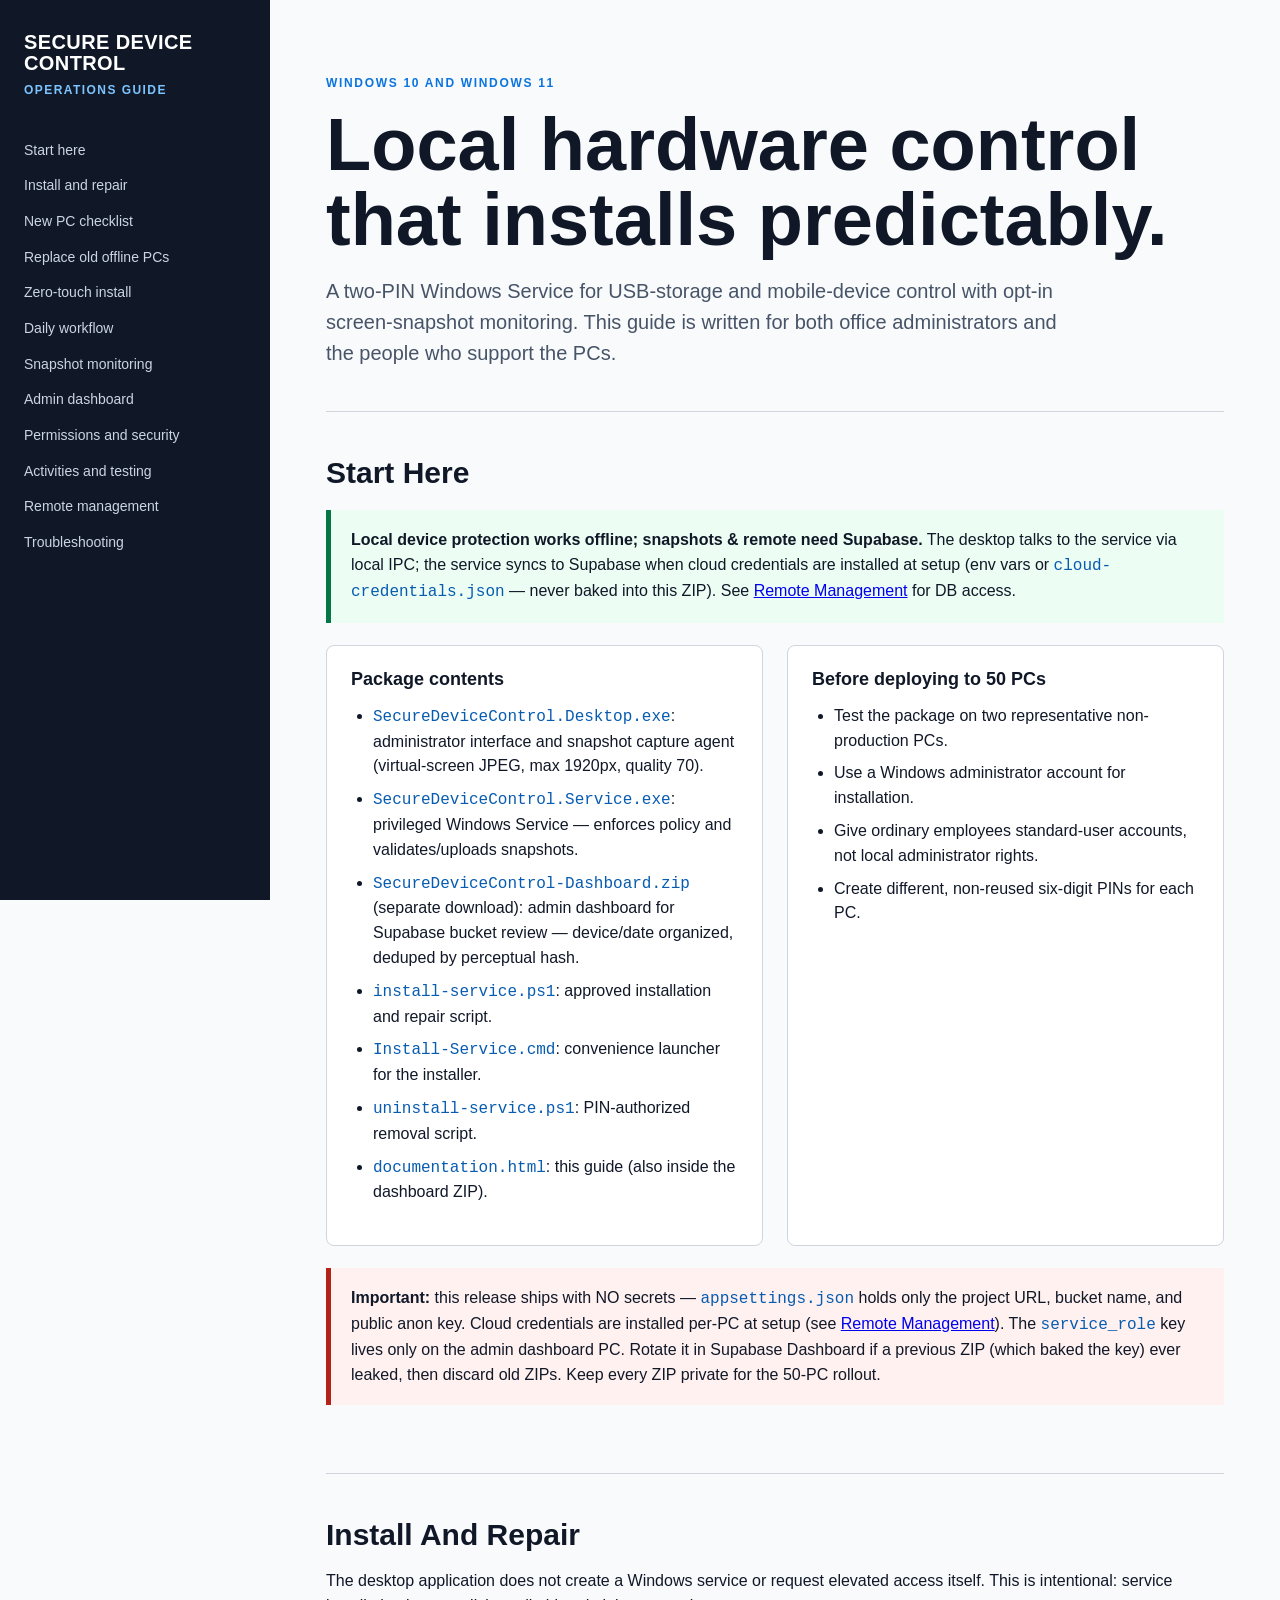
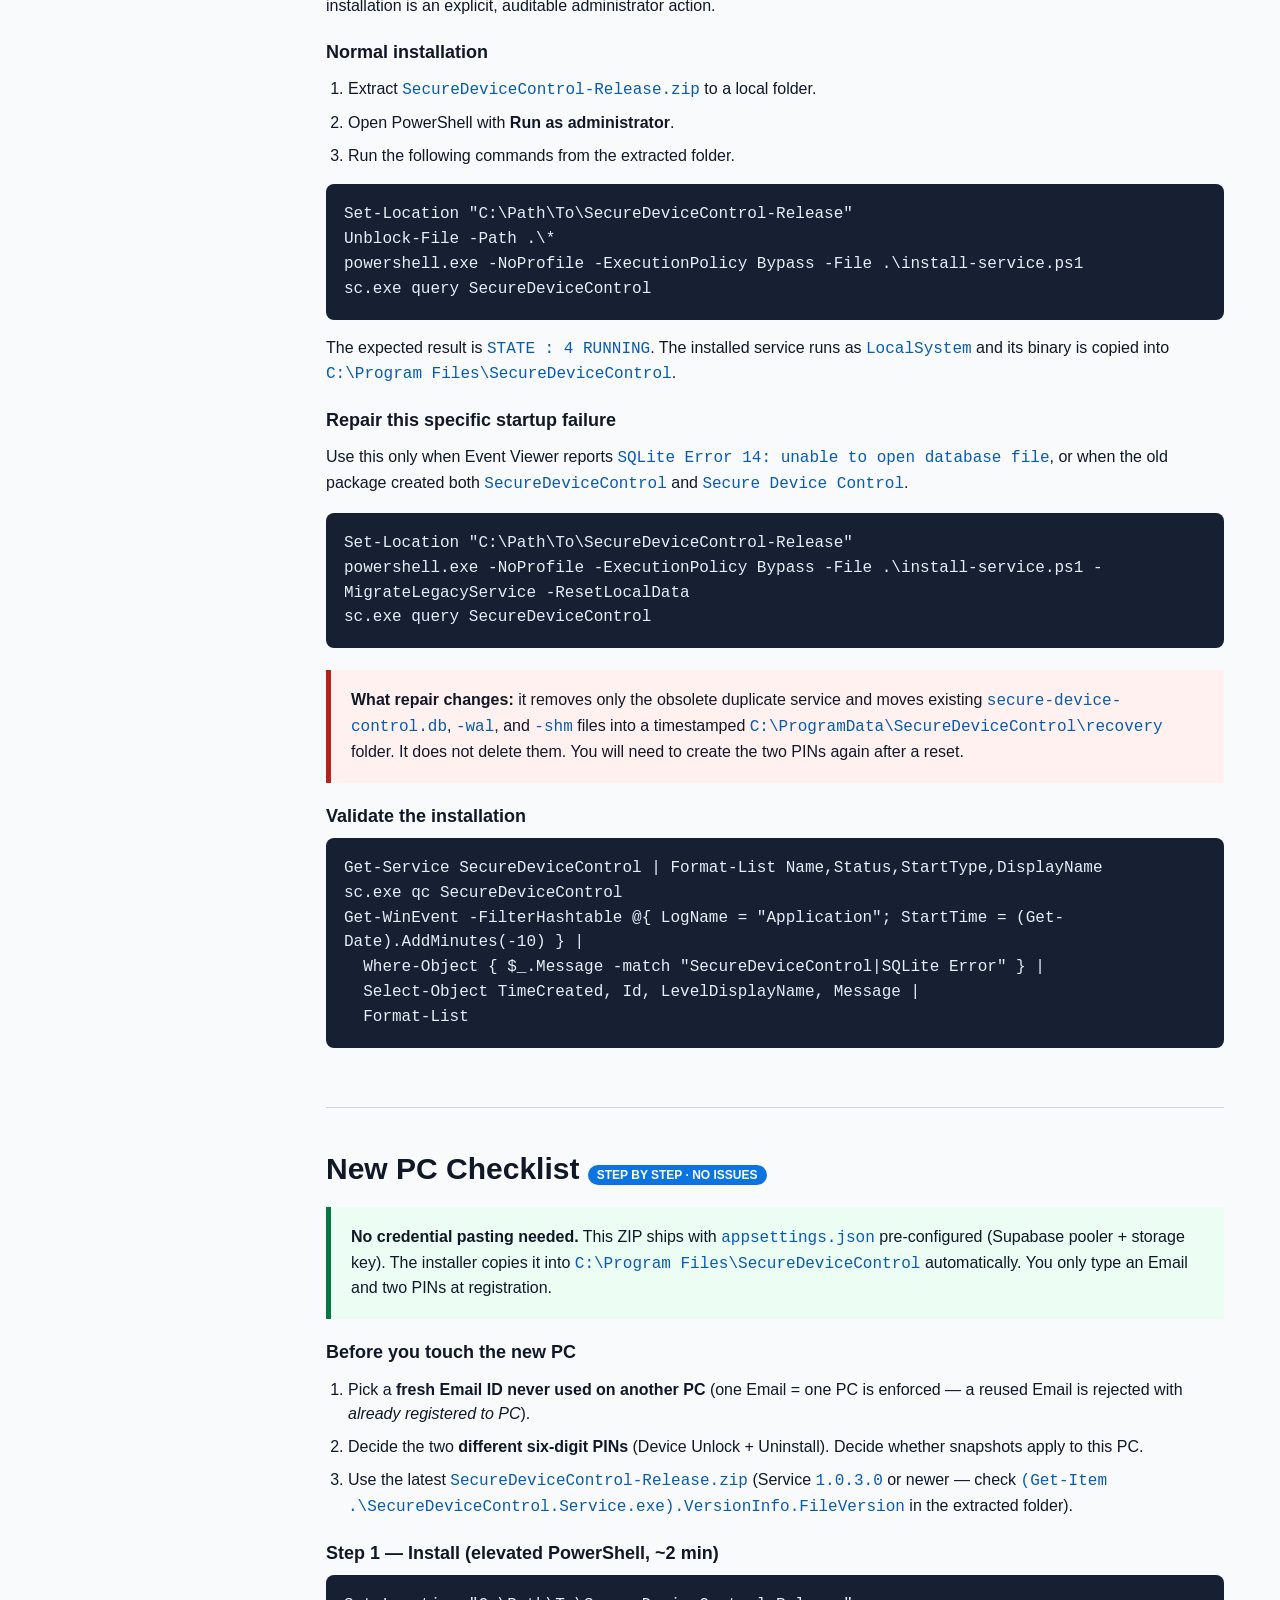
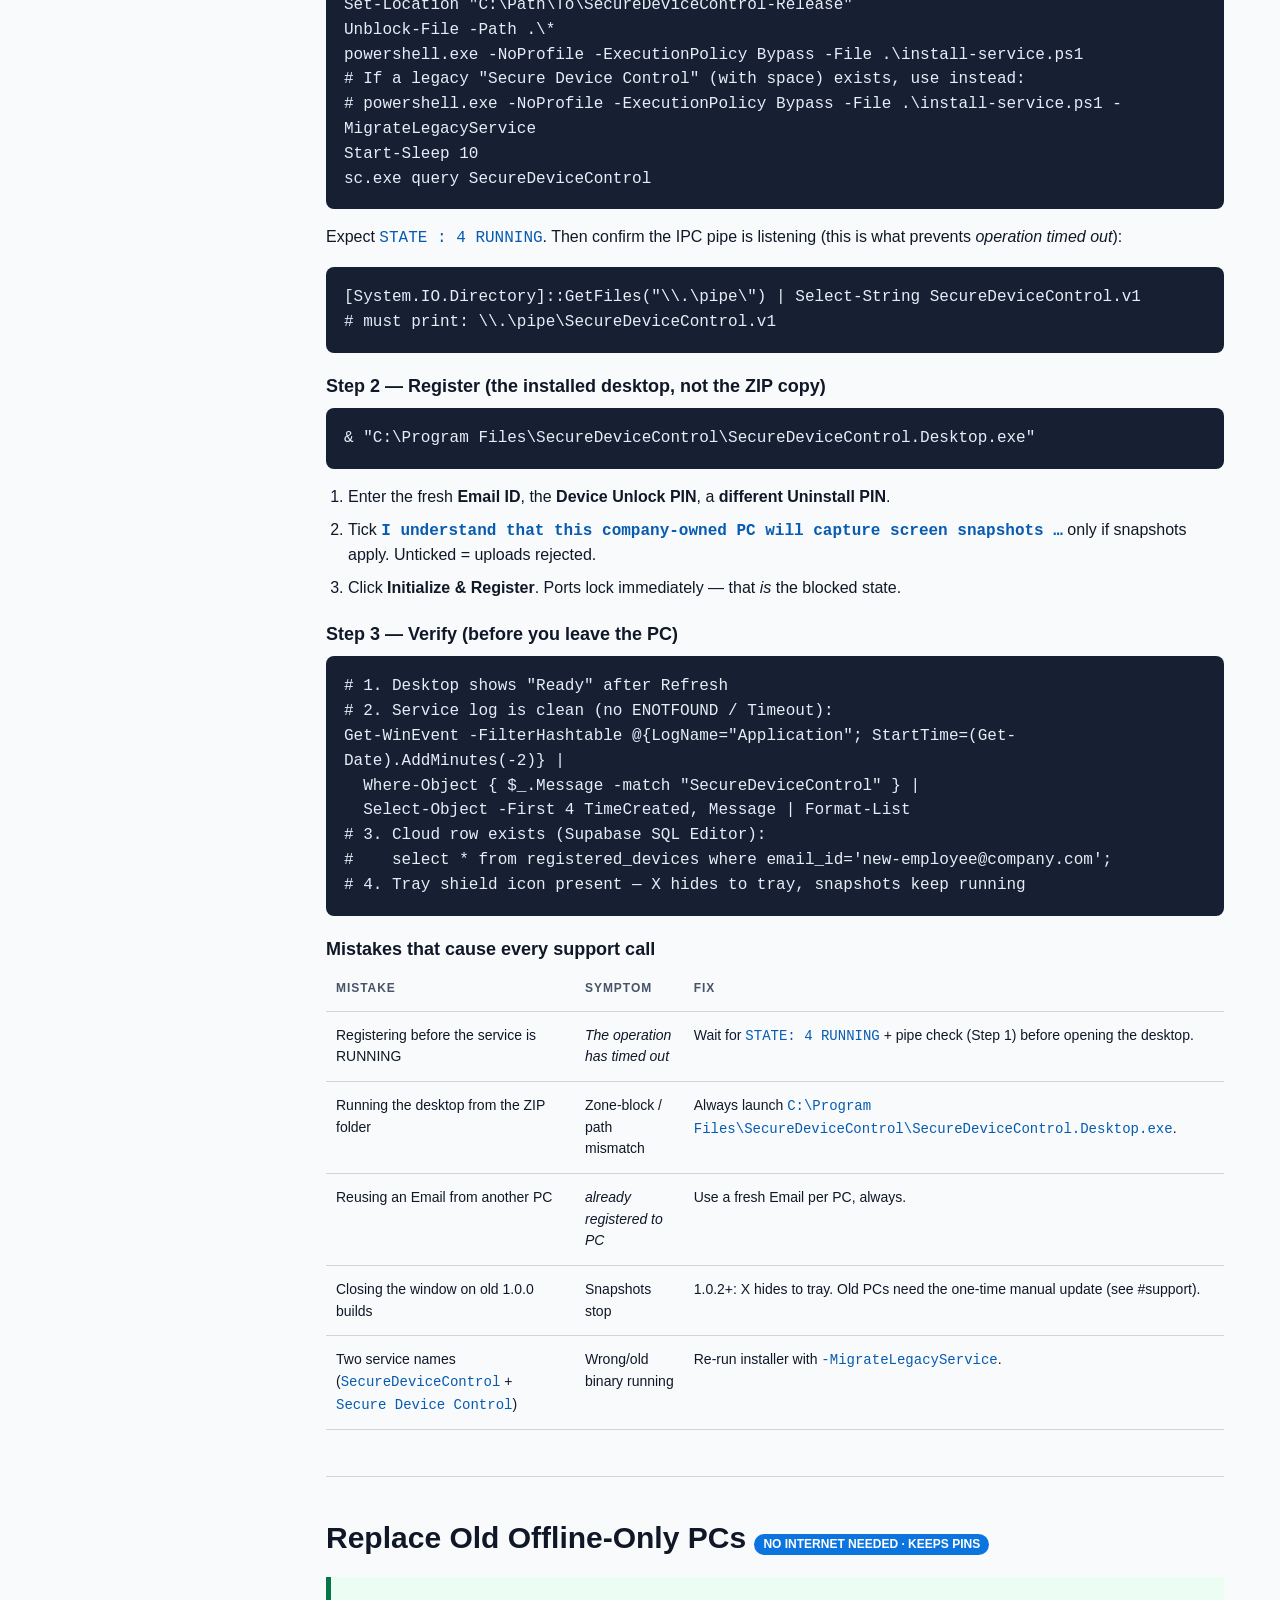
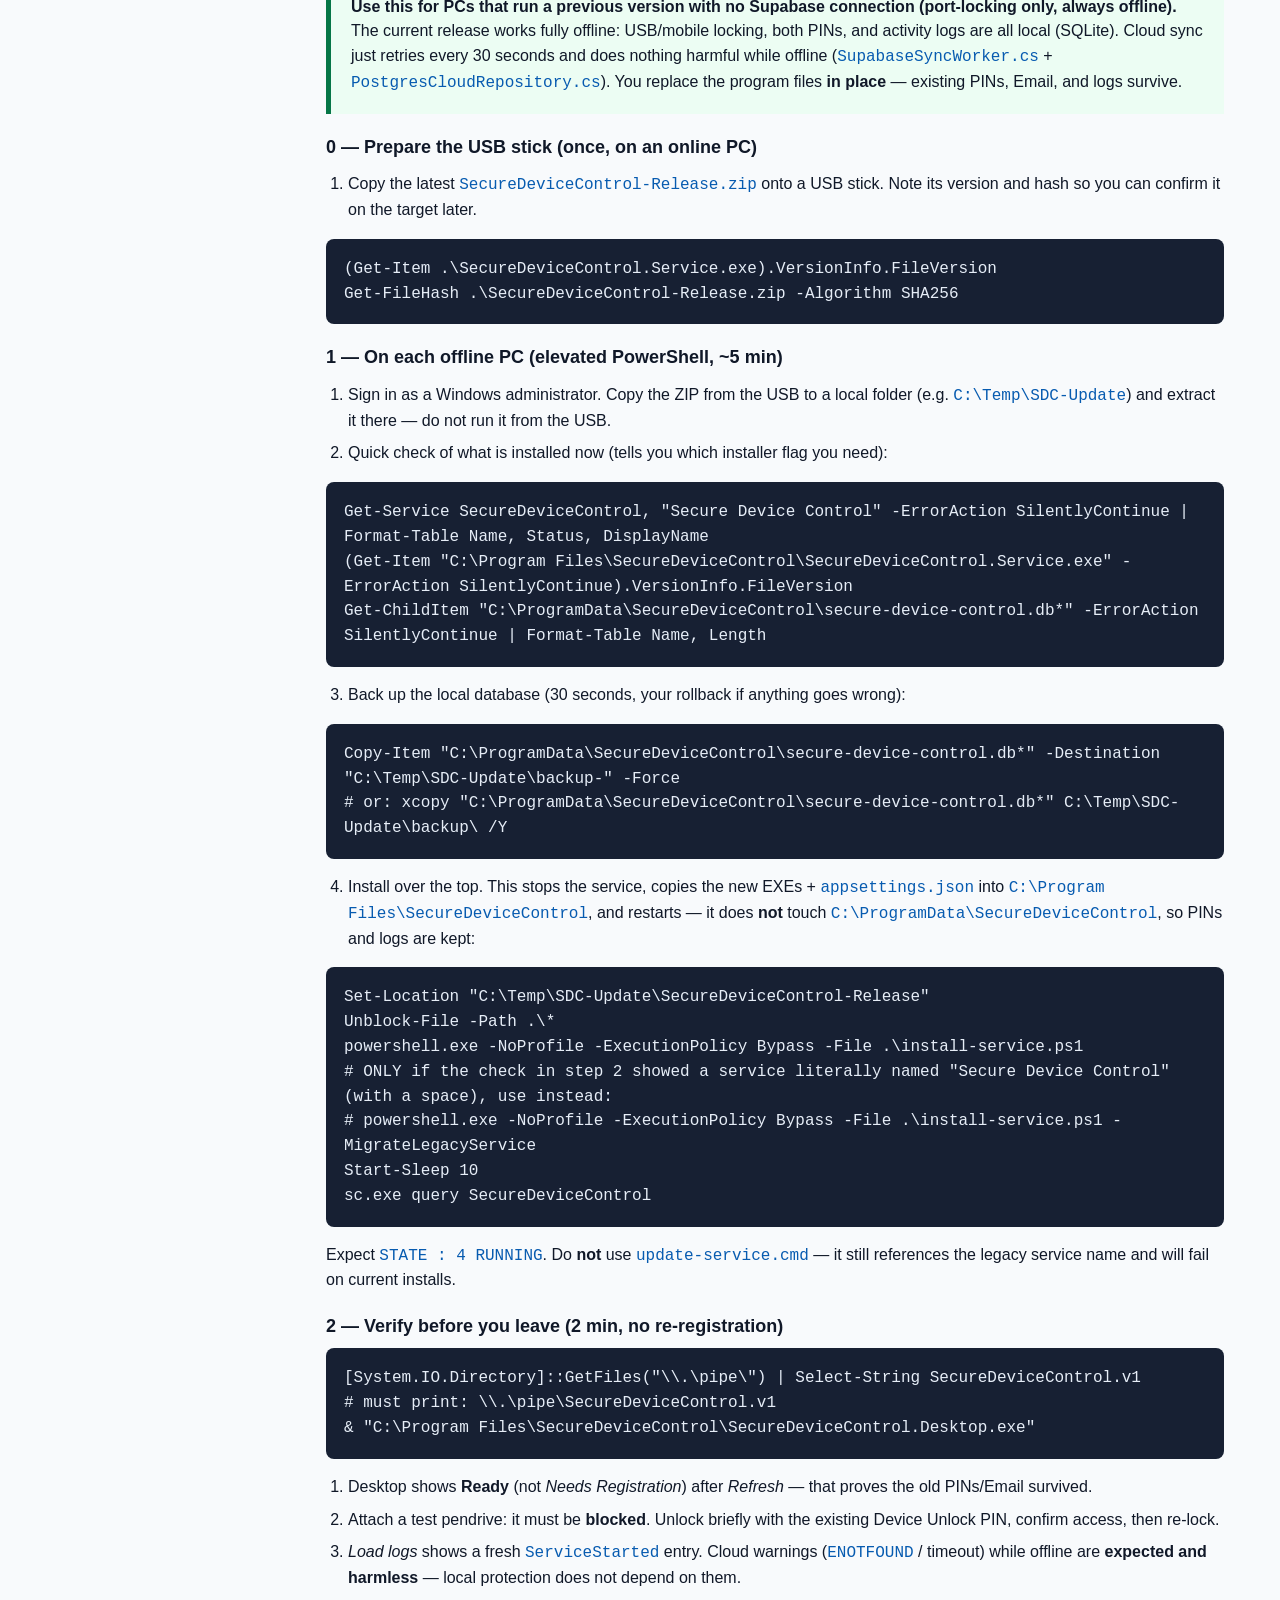
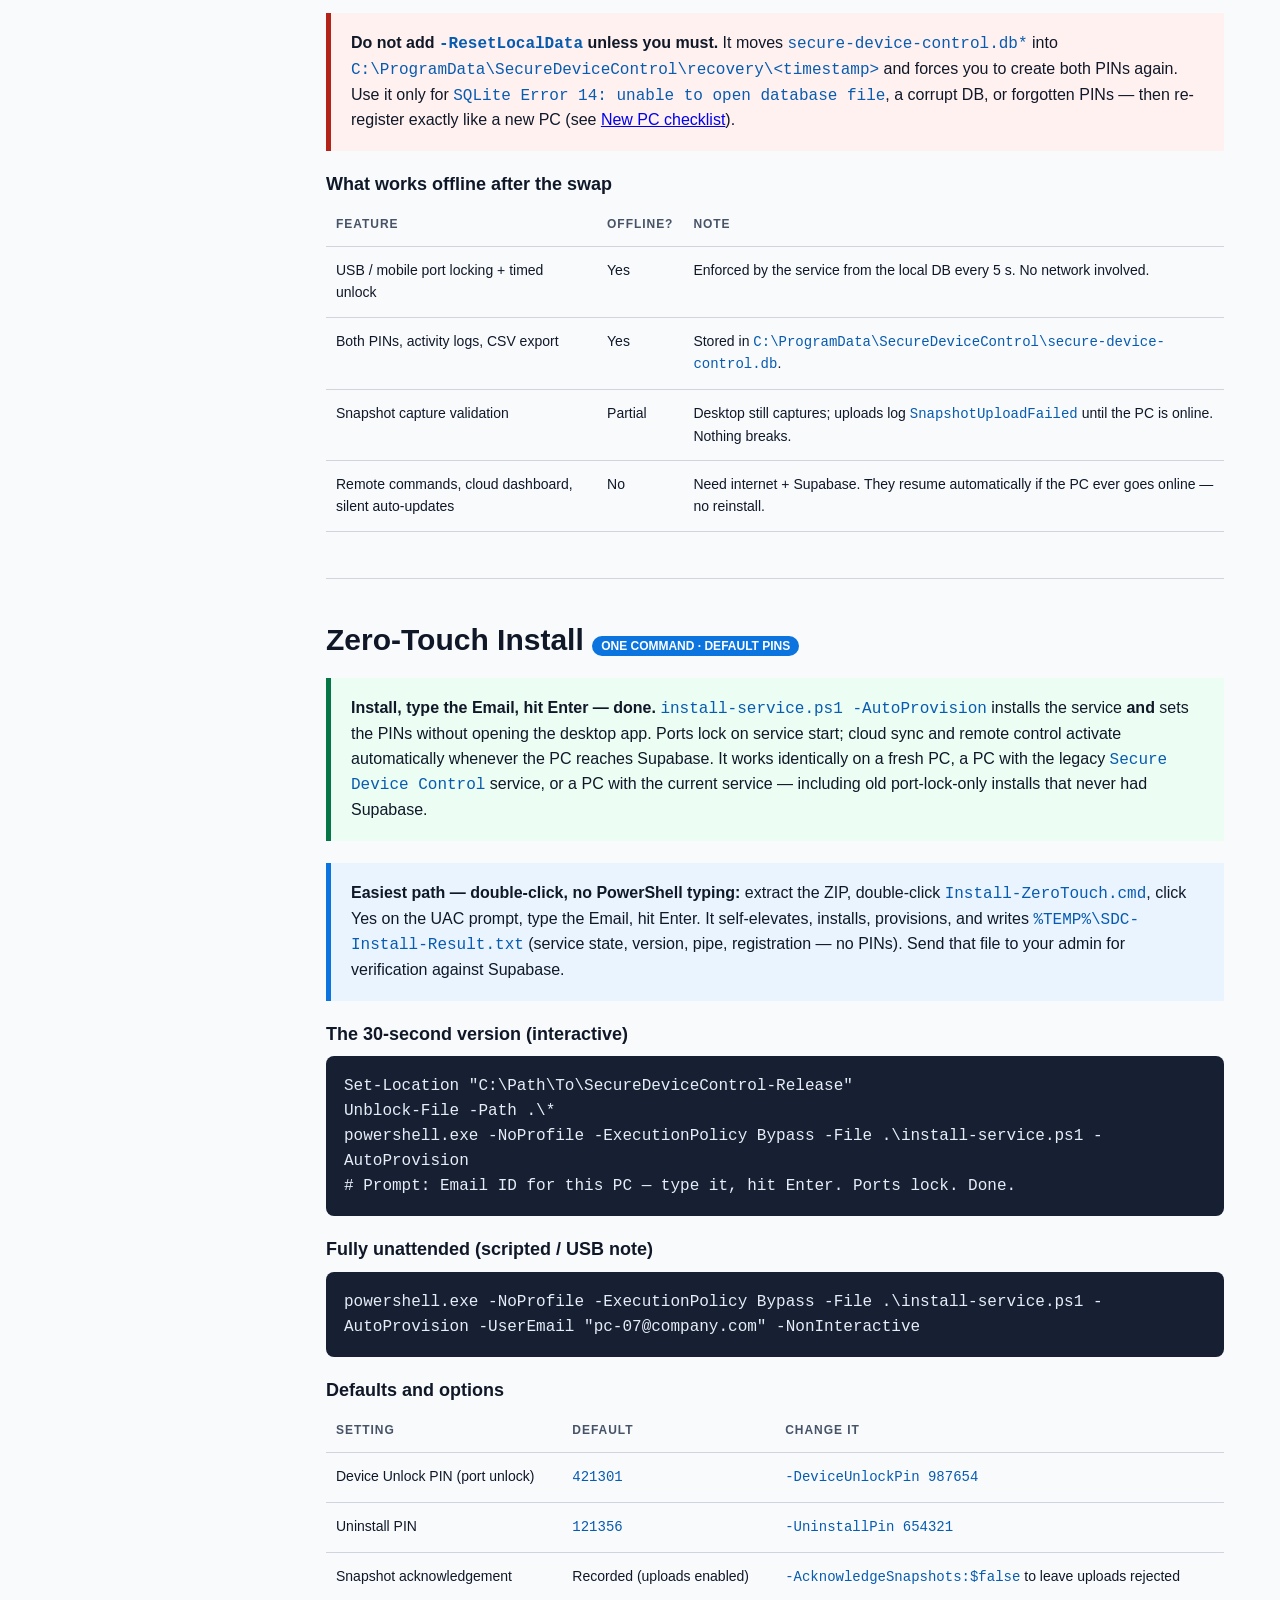
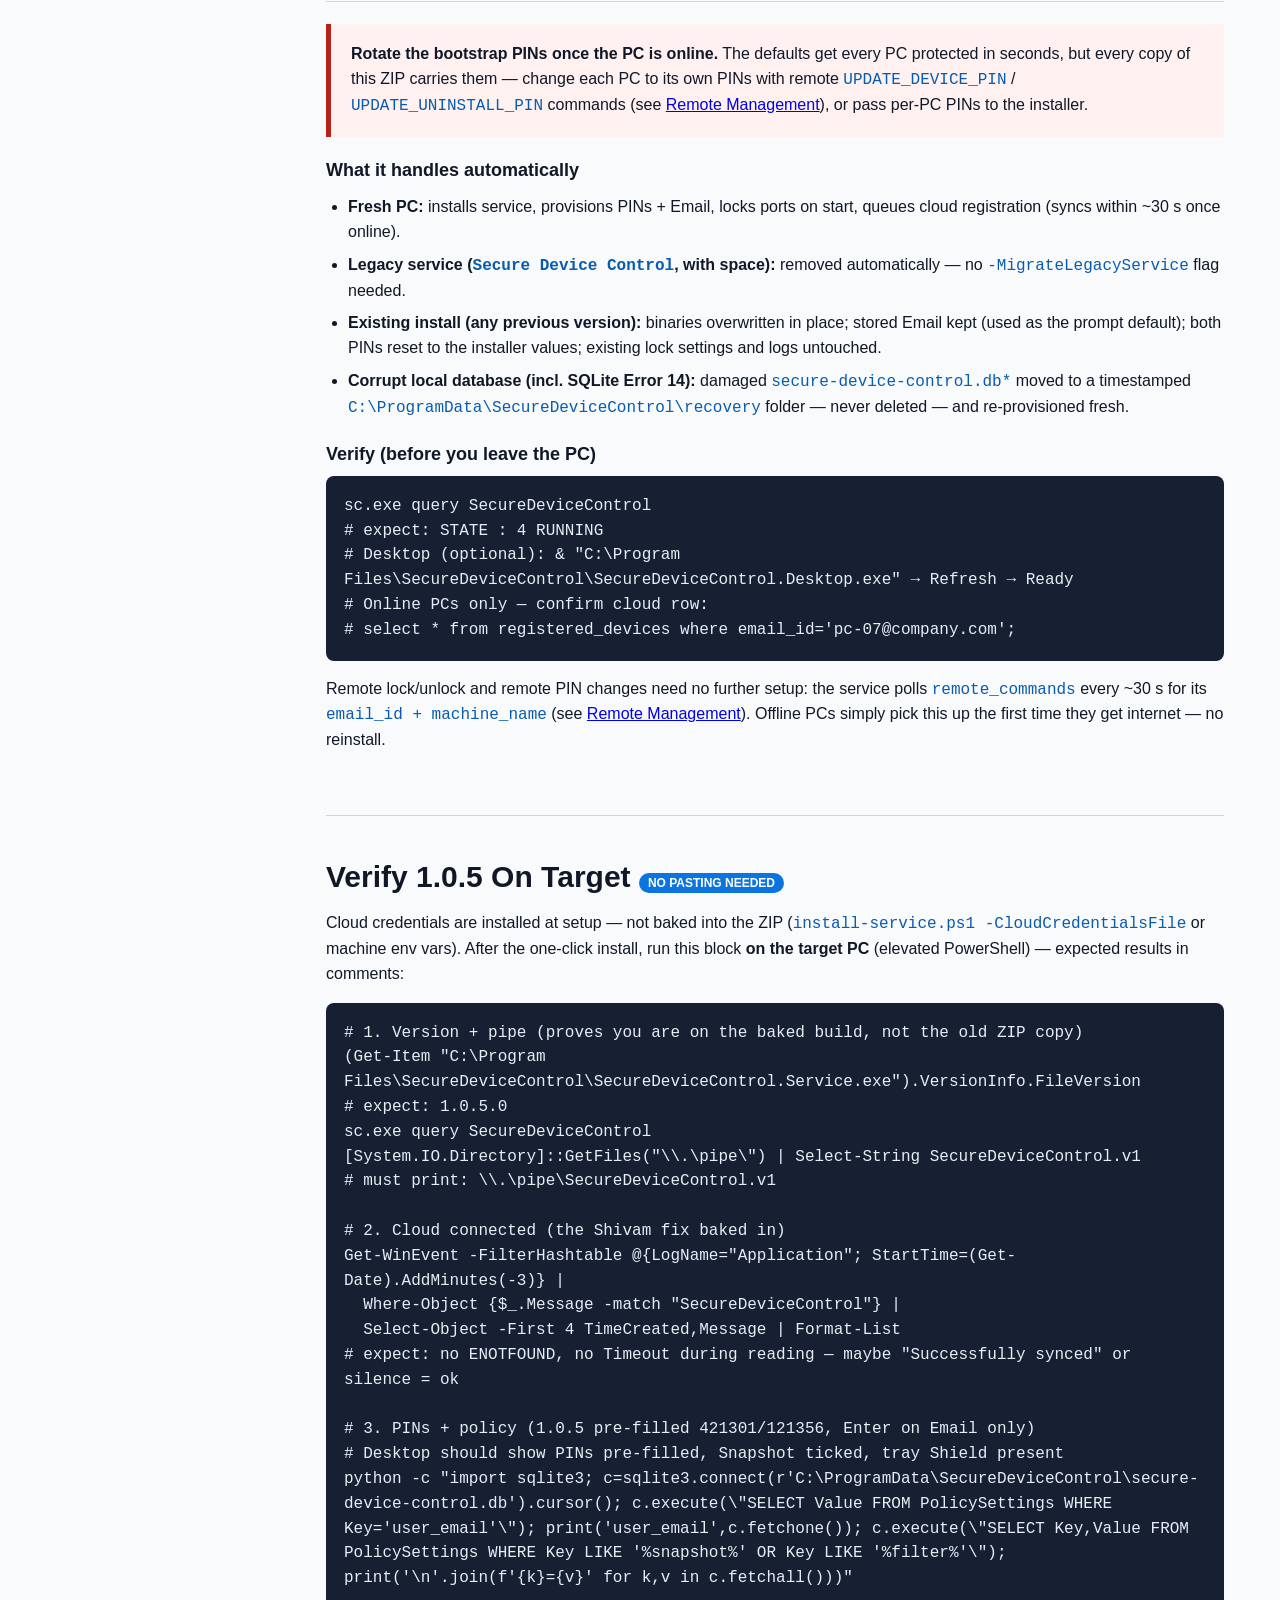
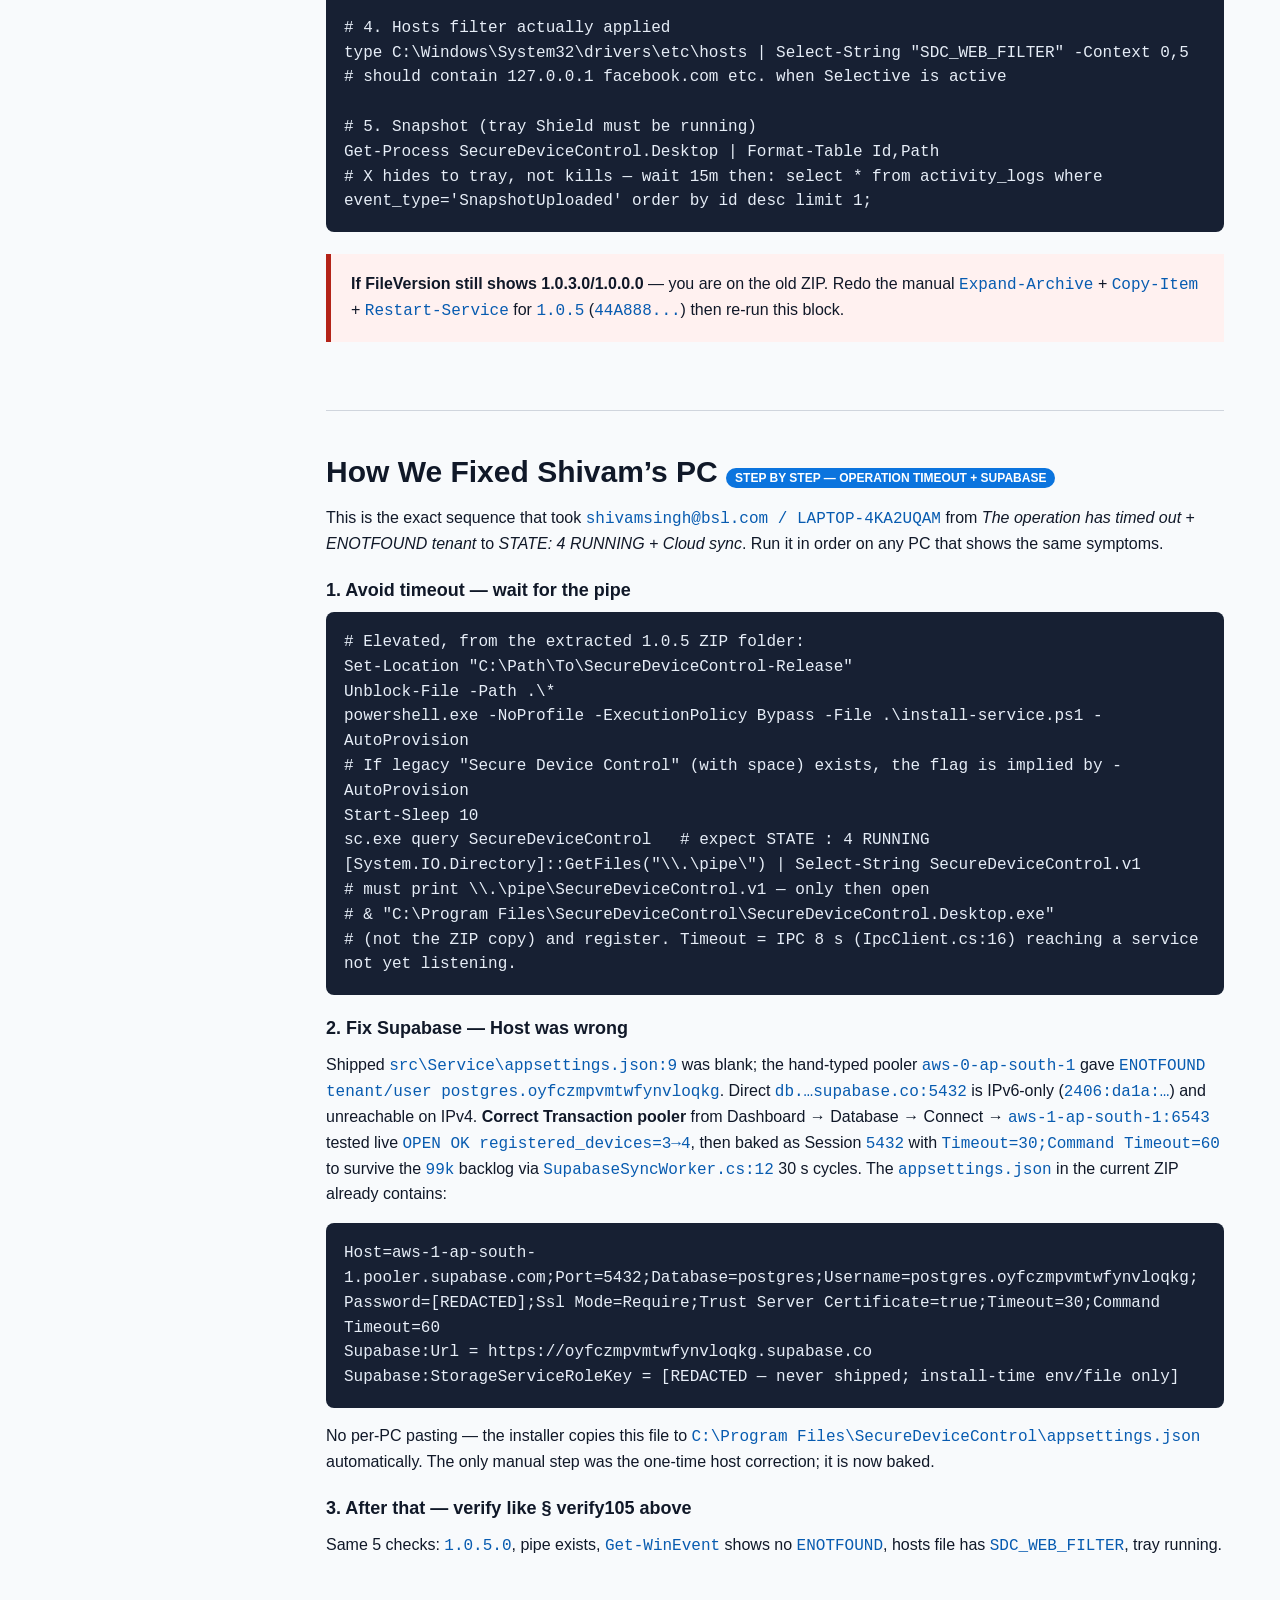
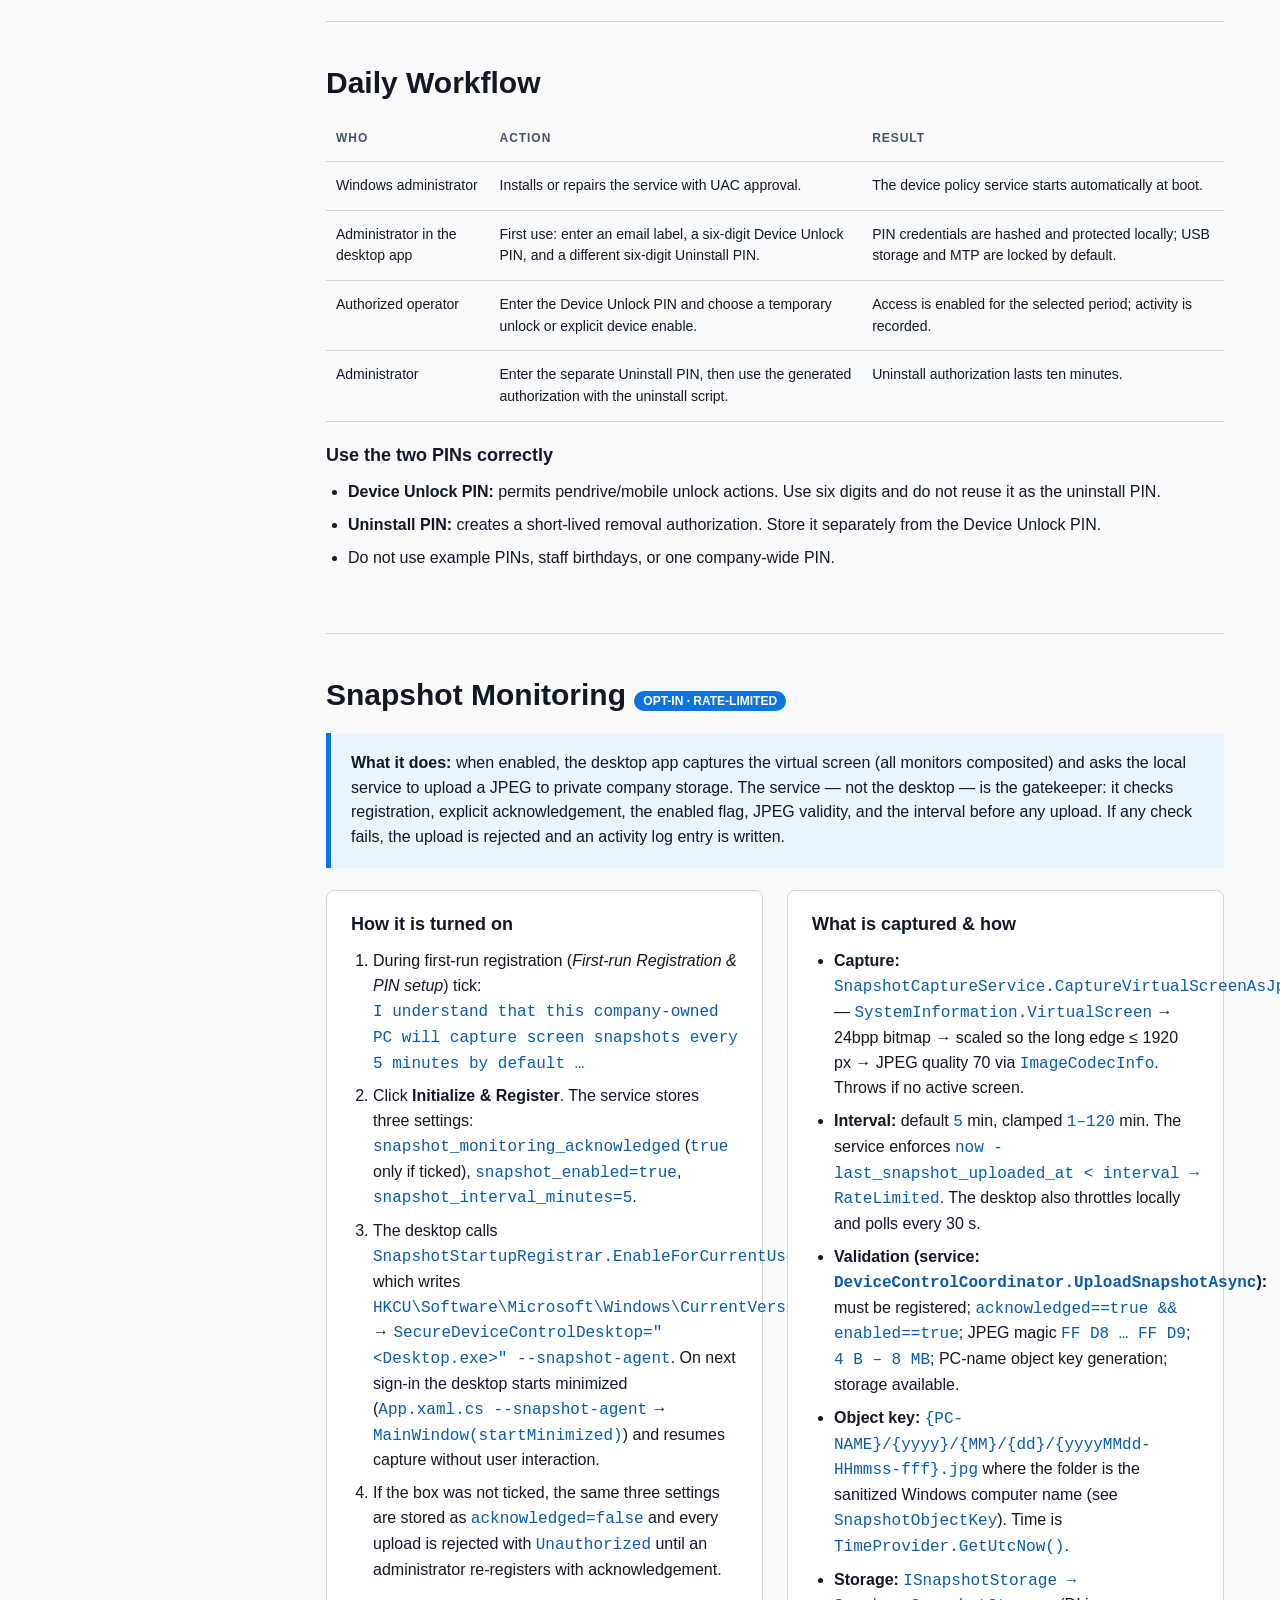
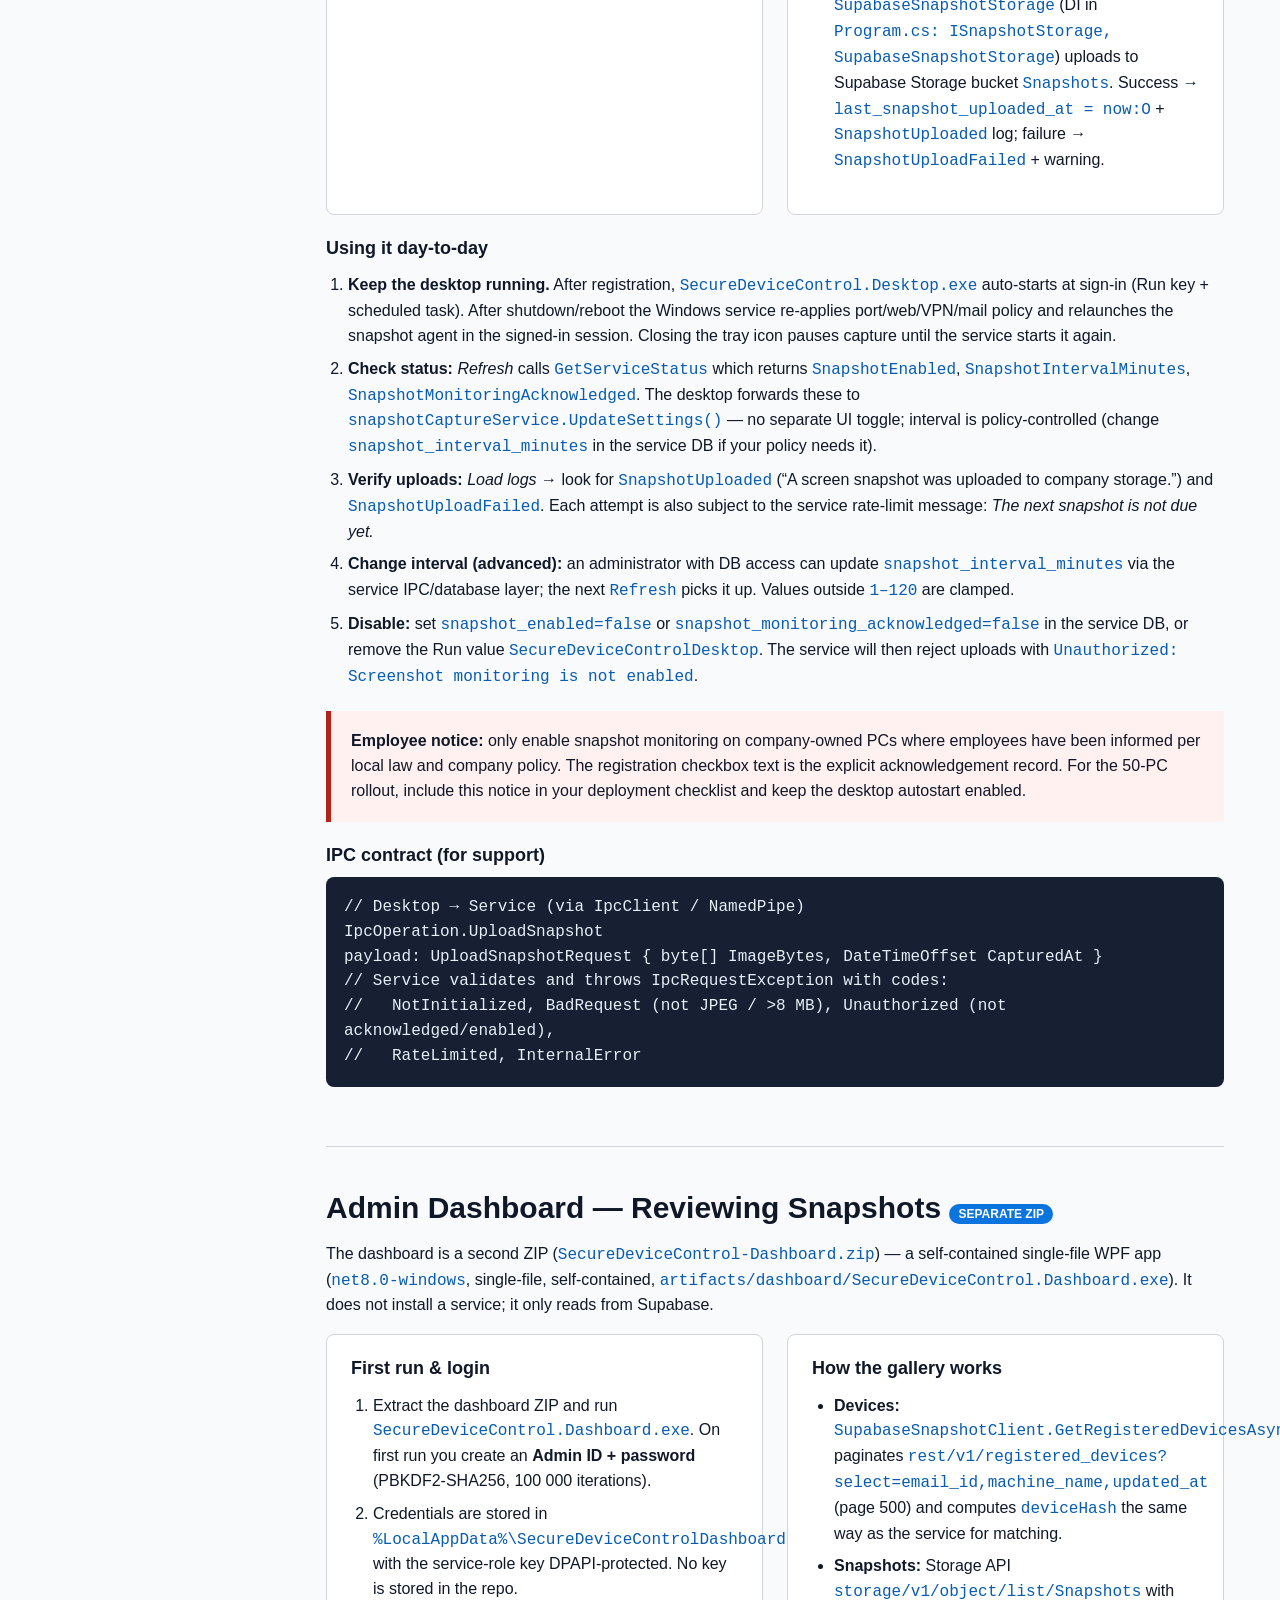
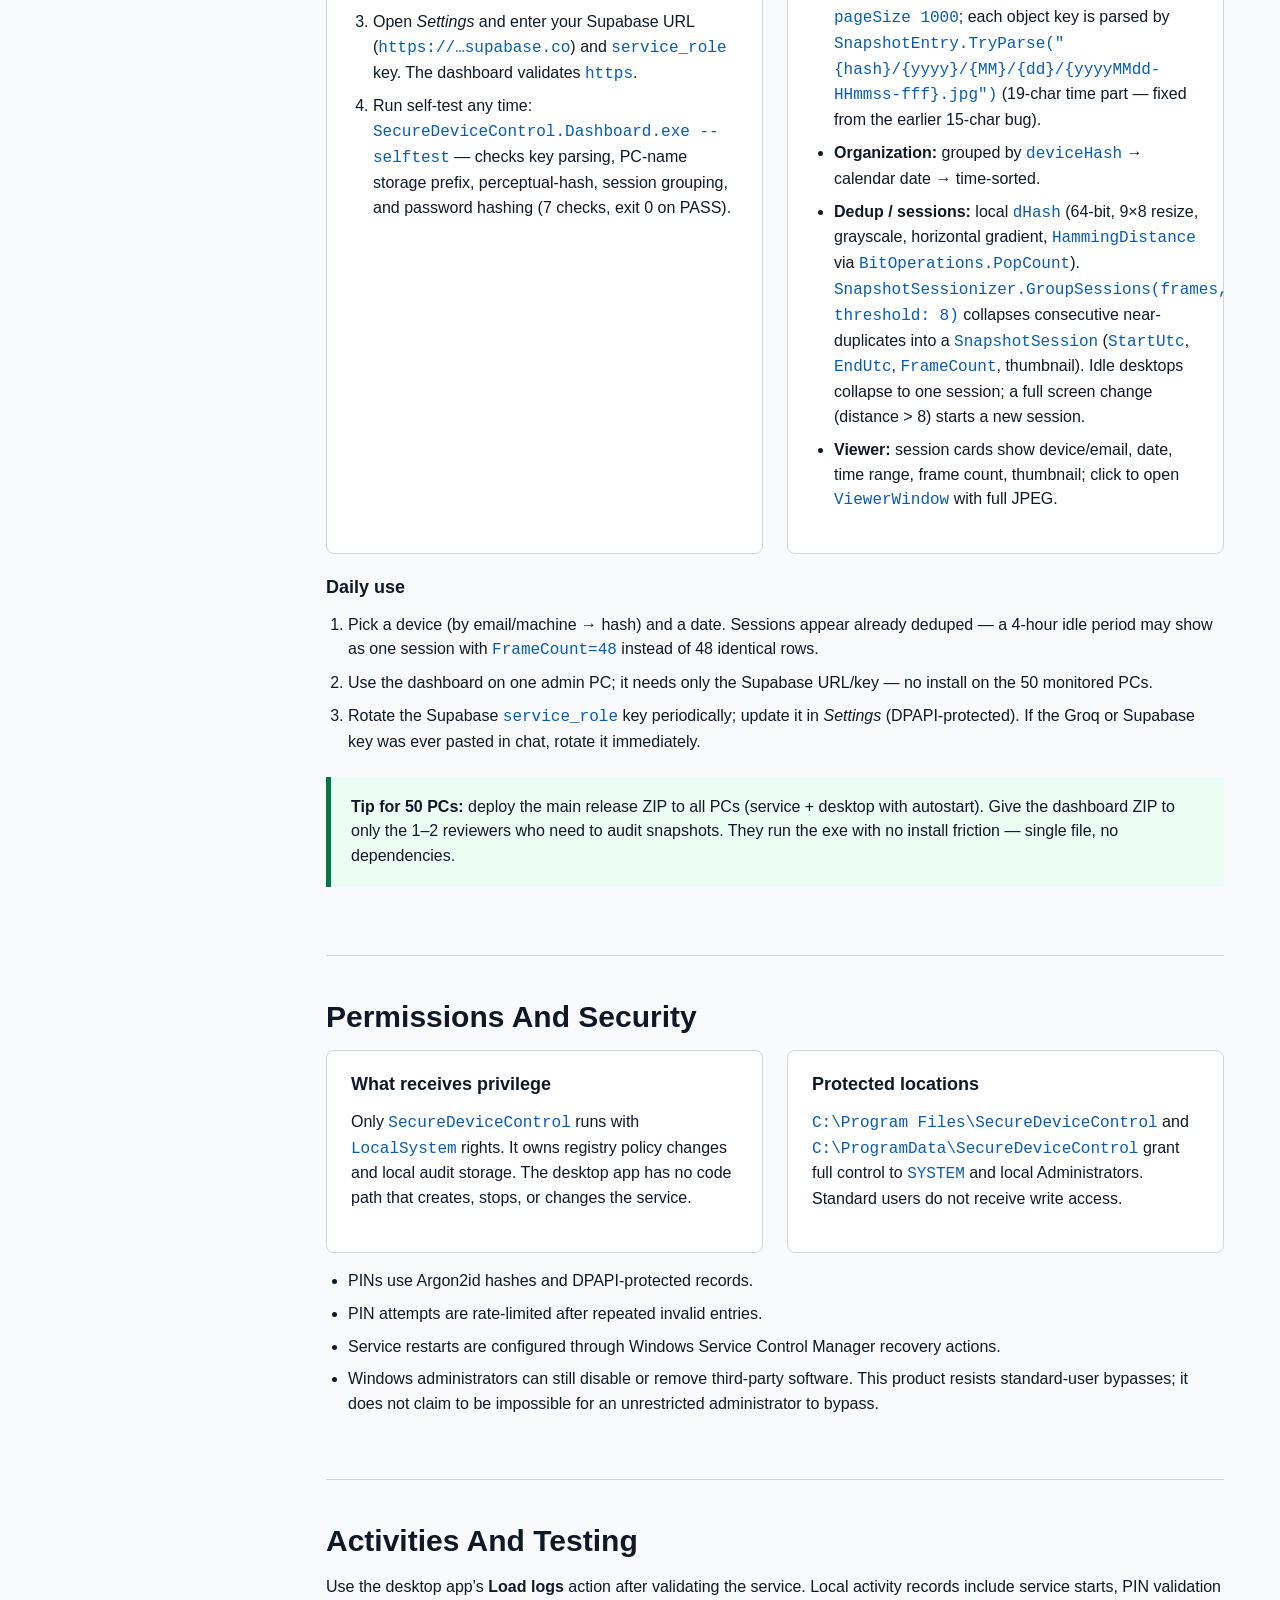
<file: documentation.html>
<!doctype html>
<html lang="en">
<head>
  <meta charset="utf-8">
  <meta http-equiv="refresh" content="0; url=docs/documentation.html">
  <title>Secure Device Control Documentation</title>
</head>
<body>
  <p>Open <a href="docs/documentation.html">Secure Device Control Operations Guide</a>.</p>
</body>
</html>
</file>
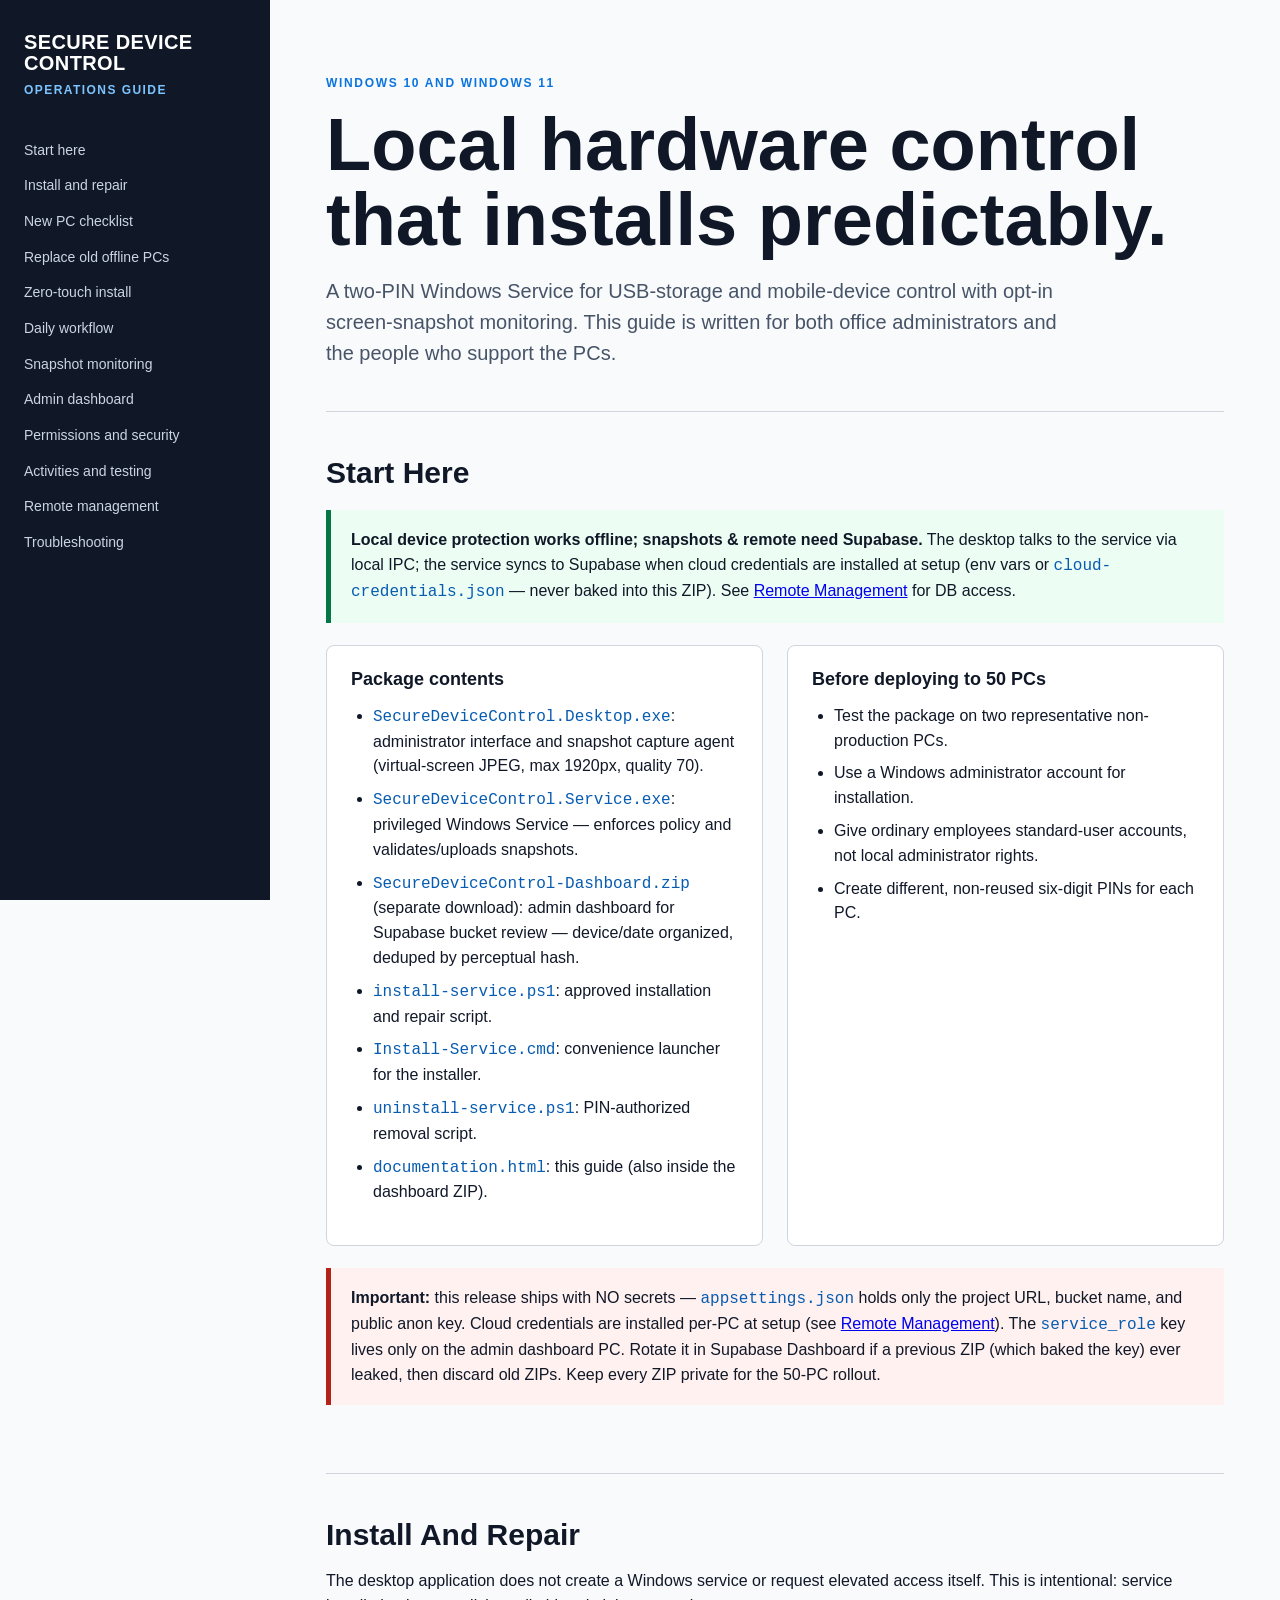
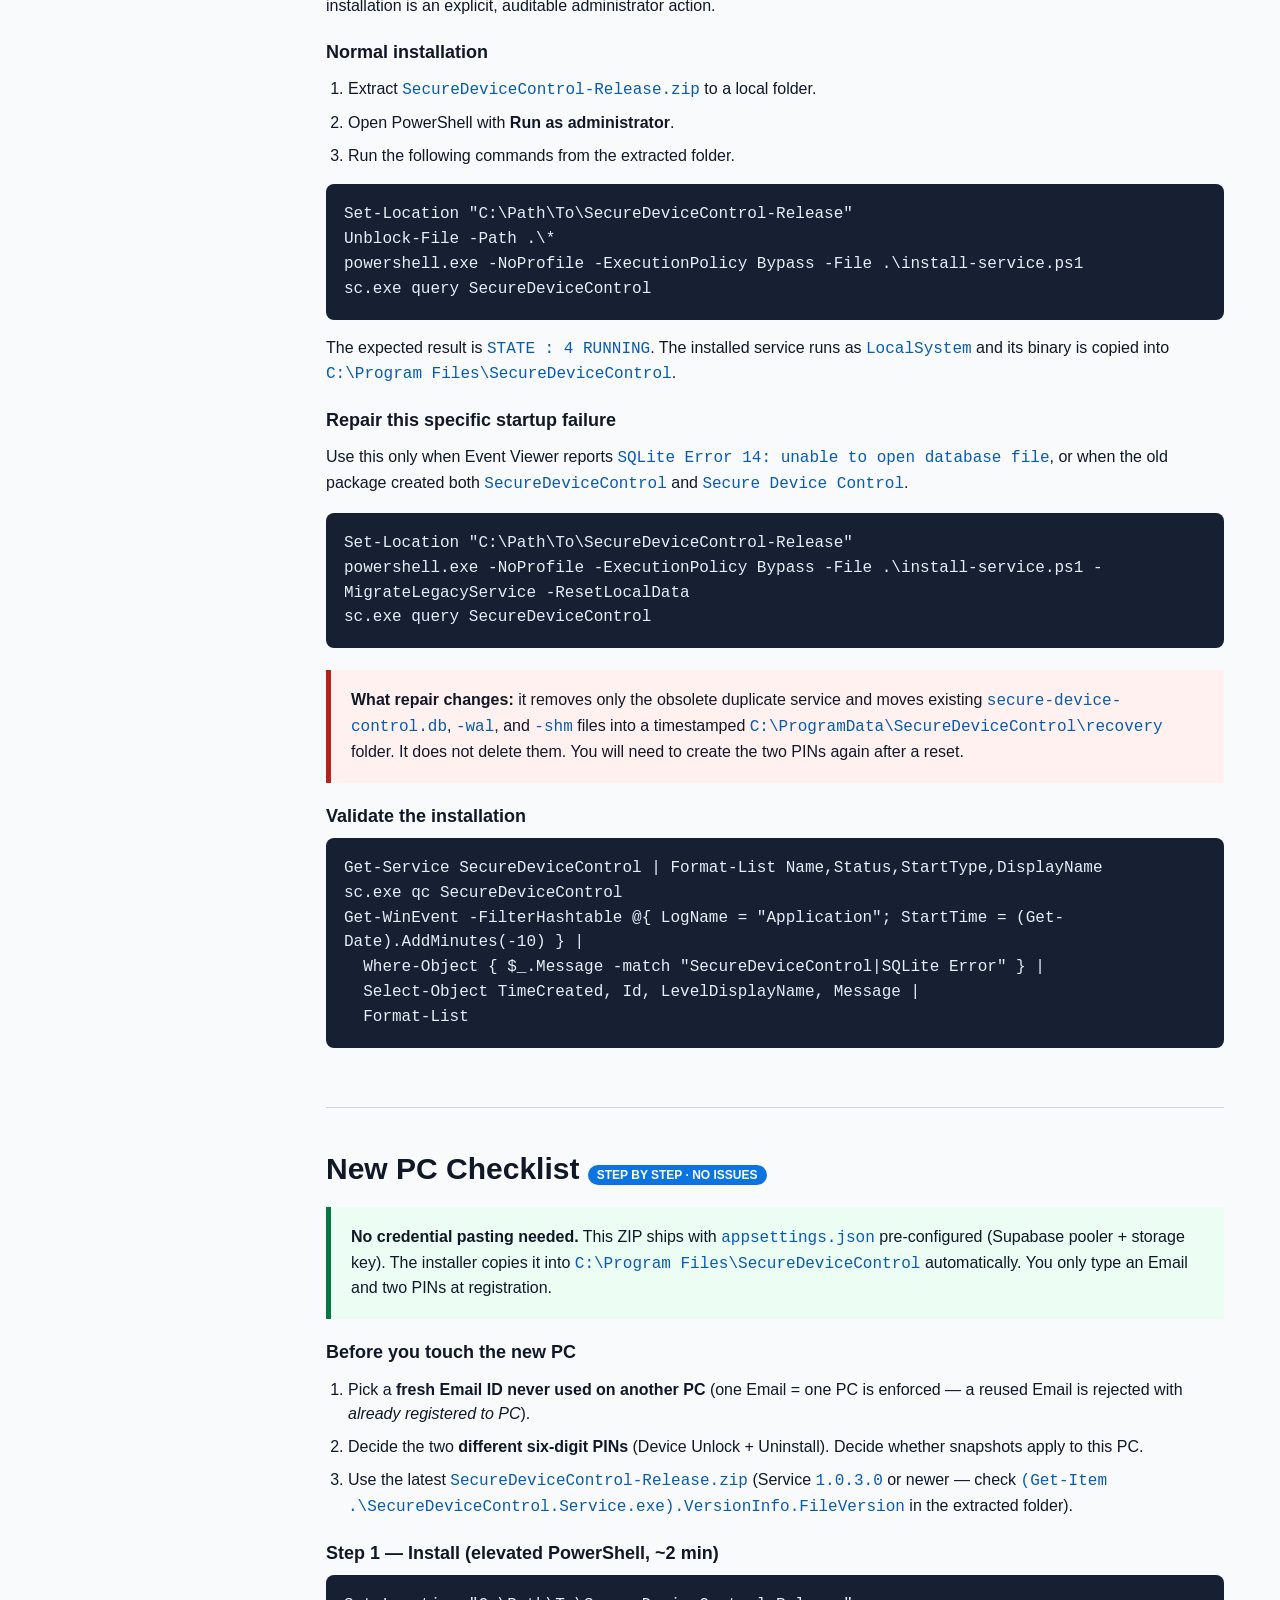
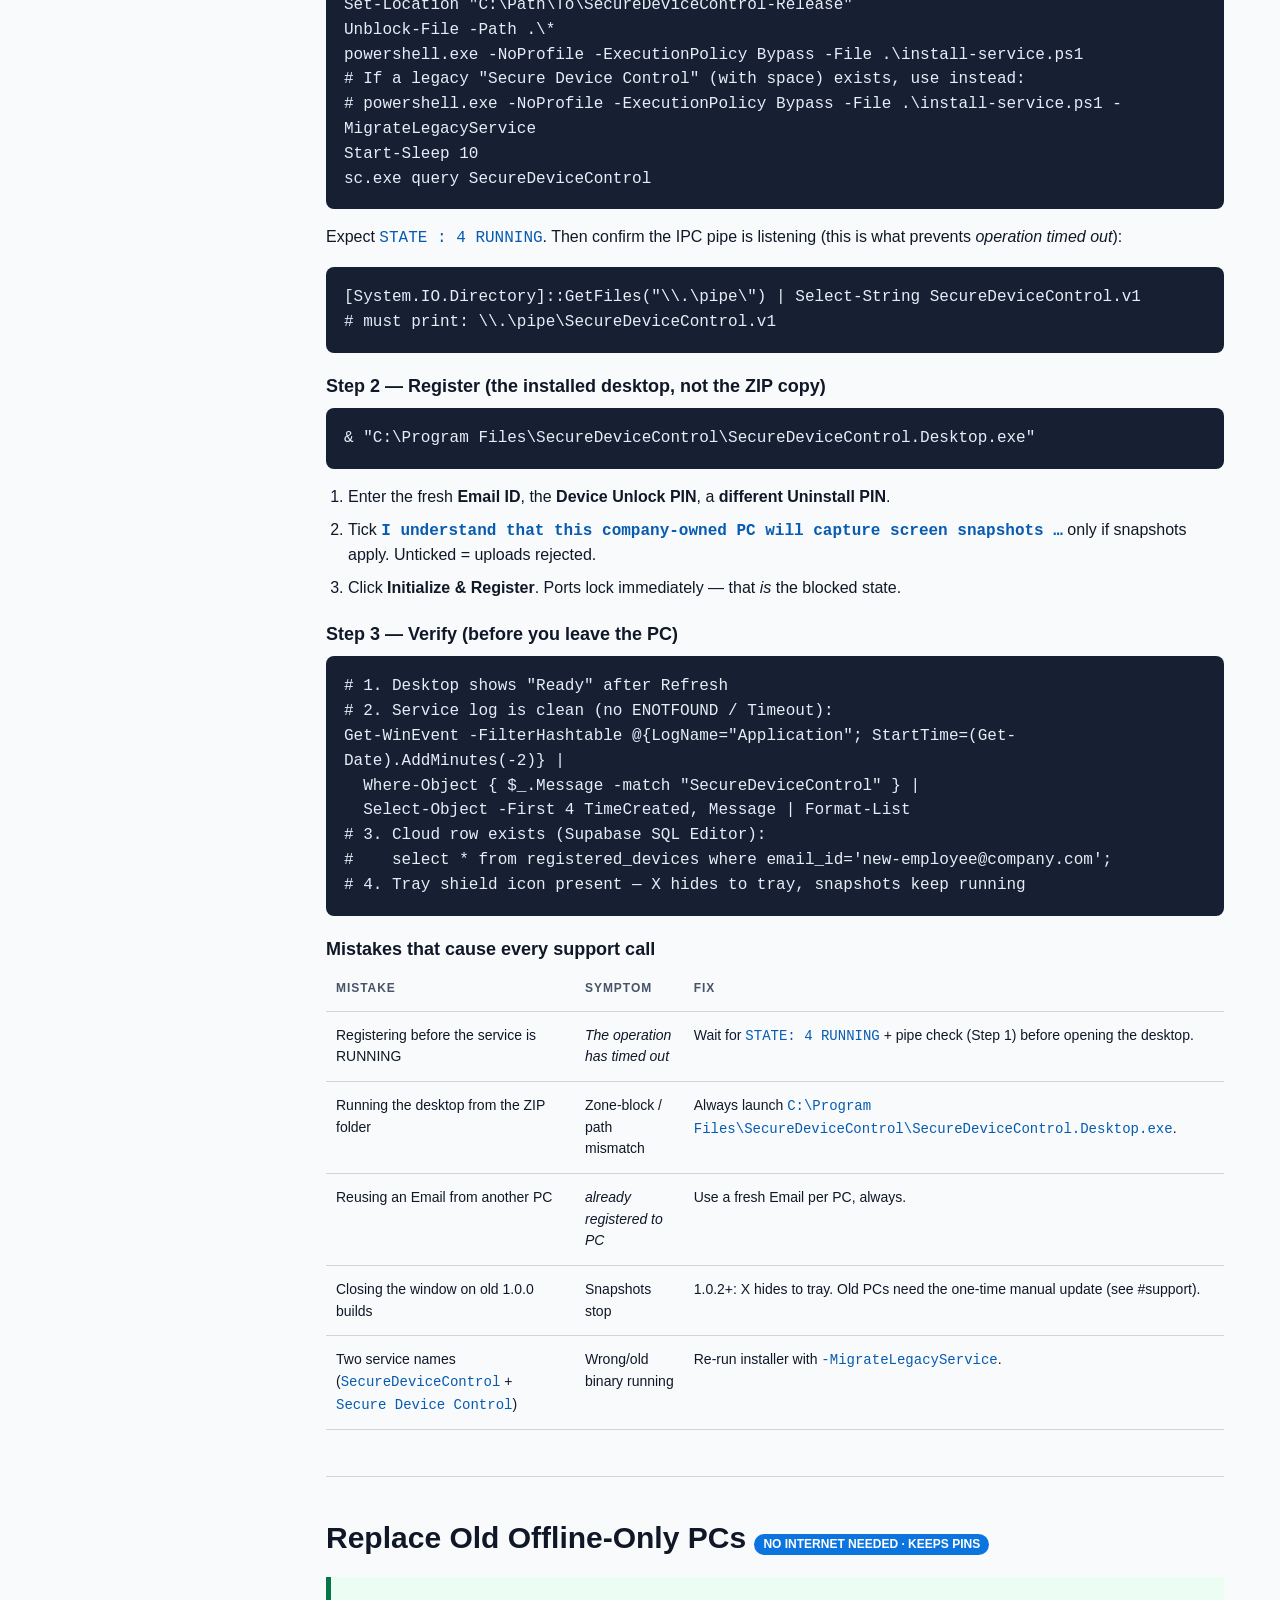
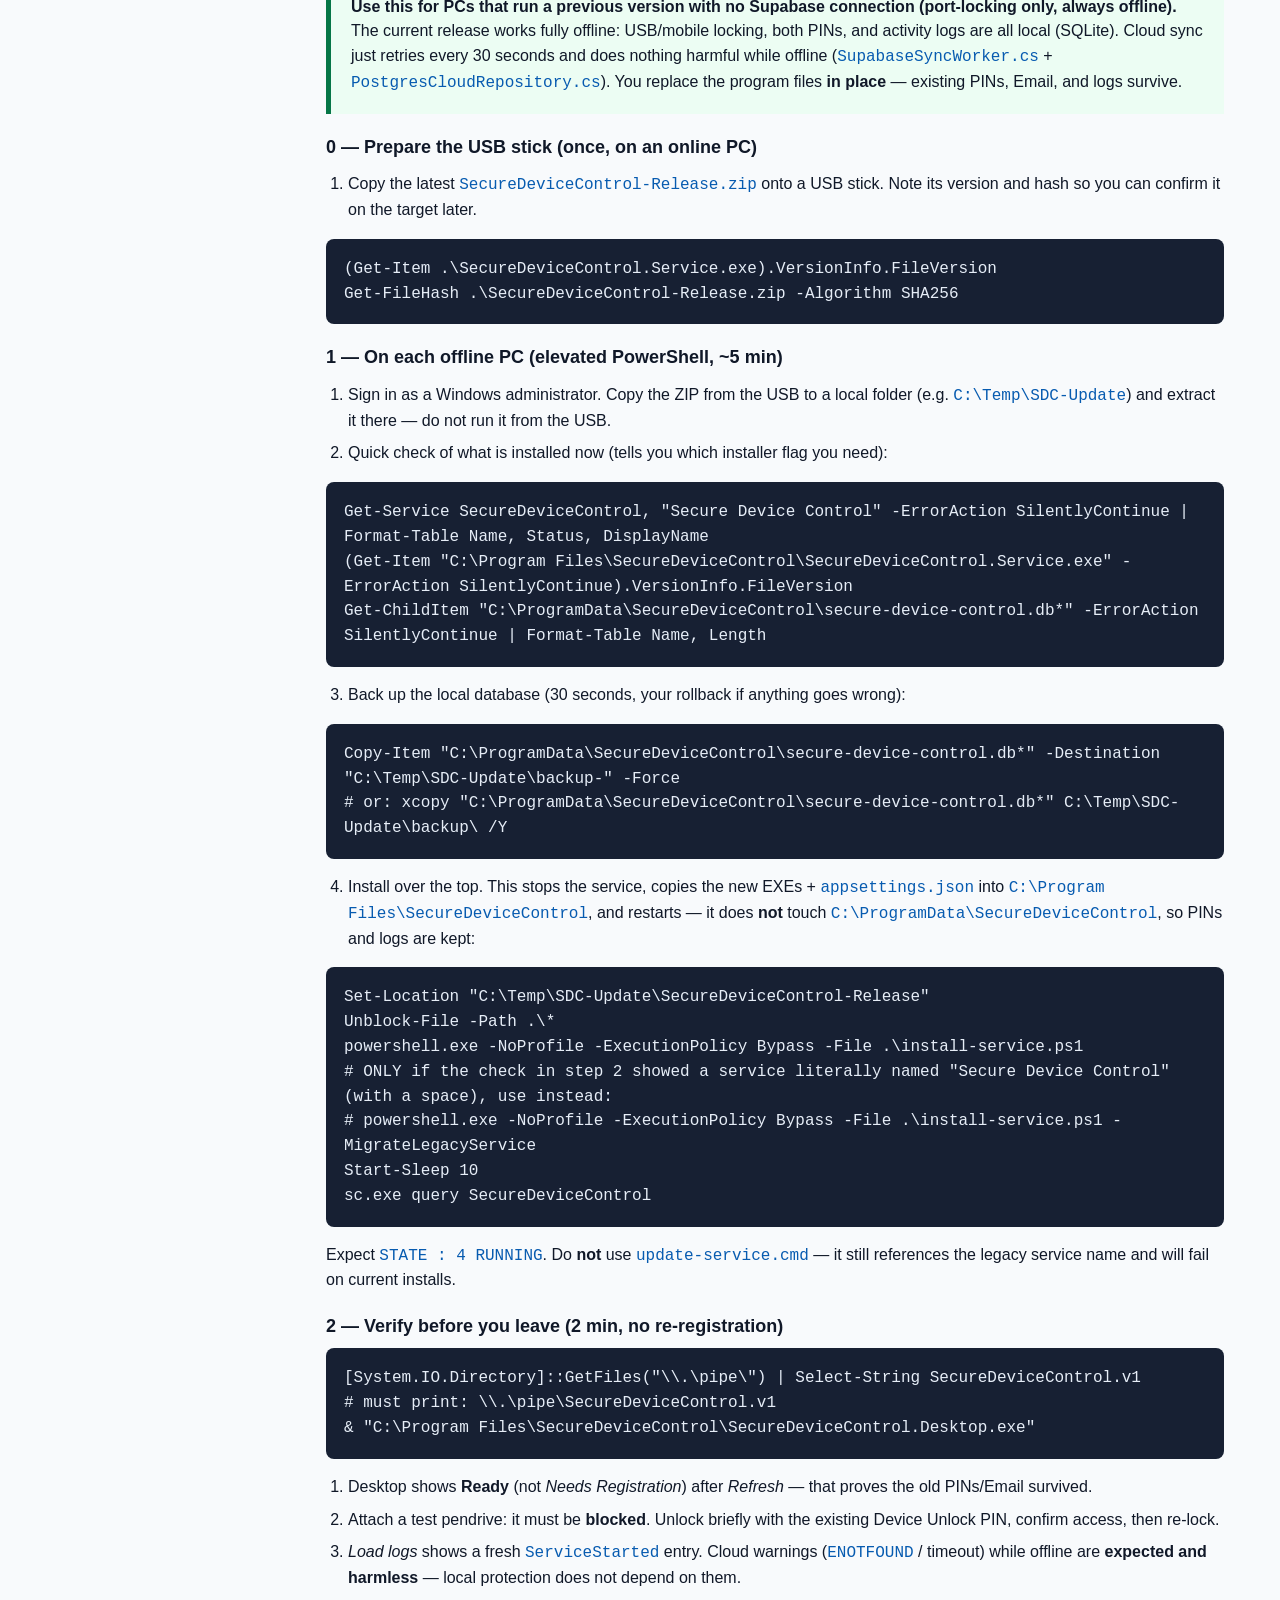
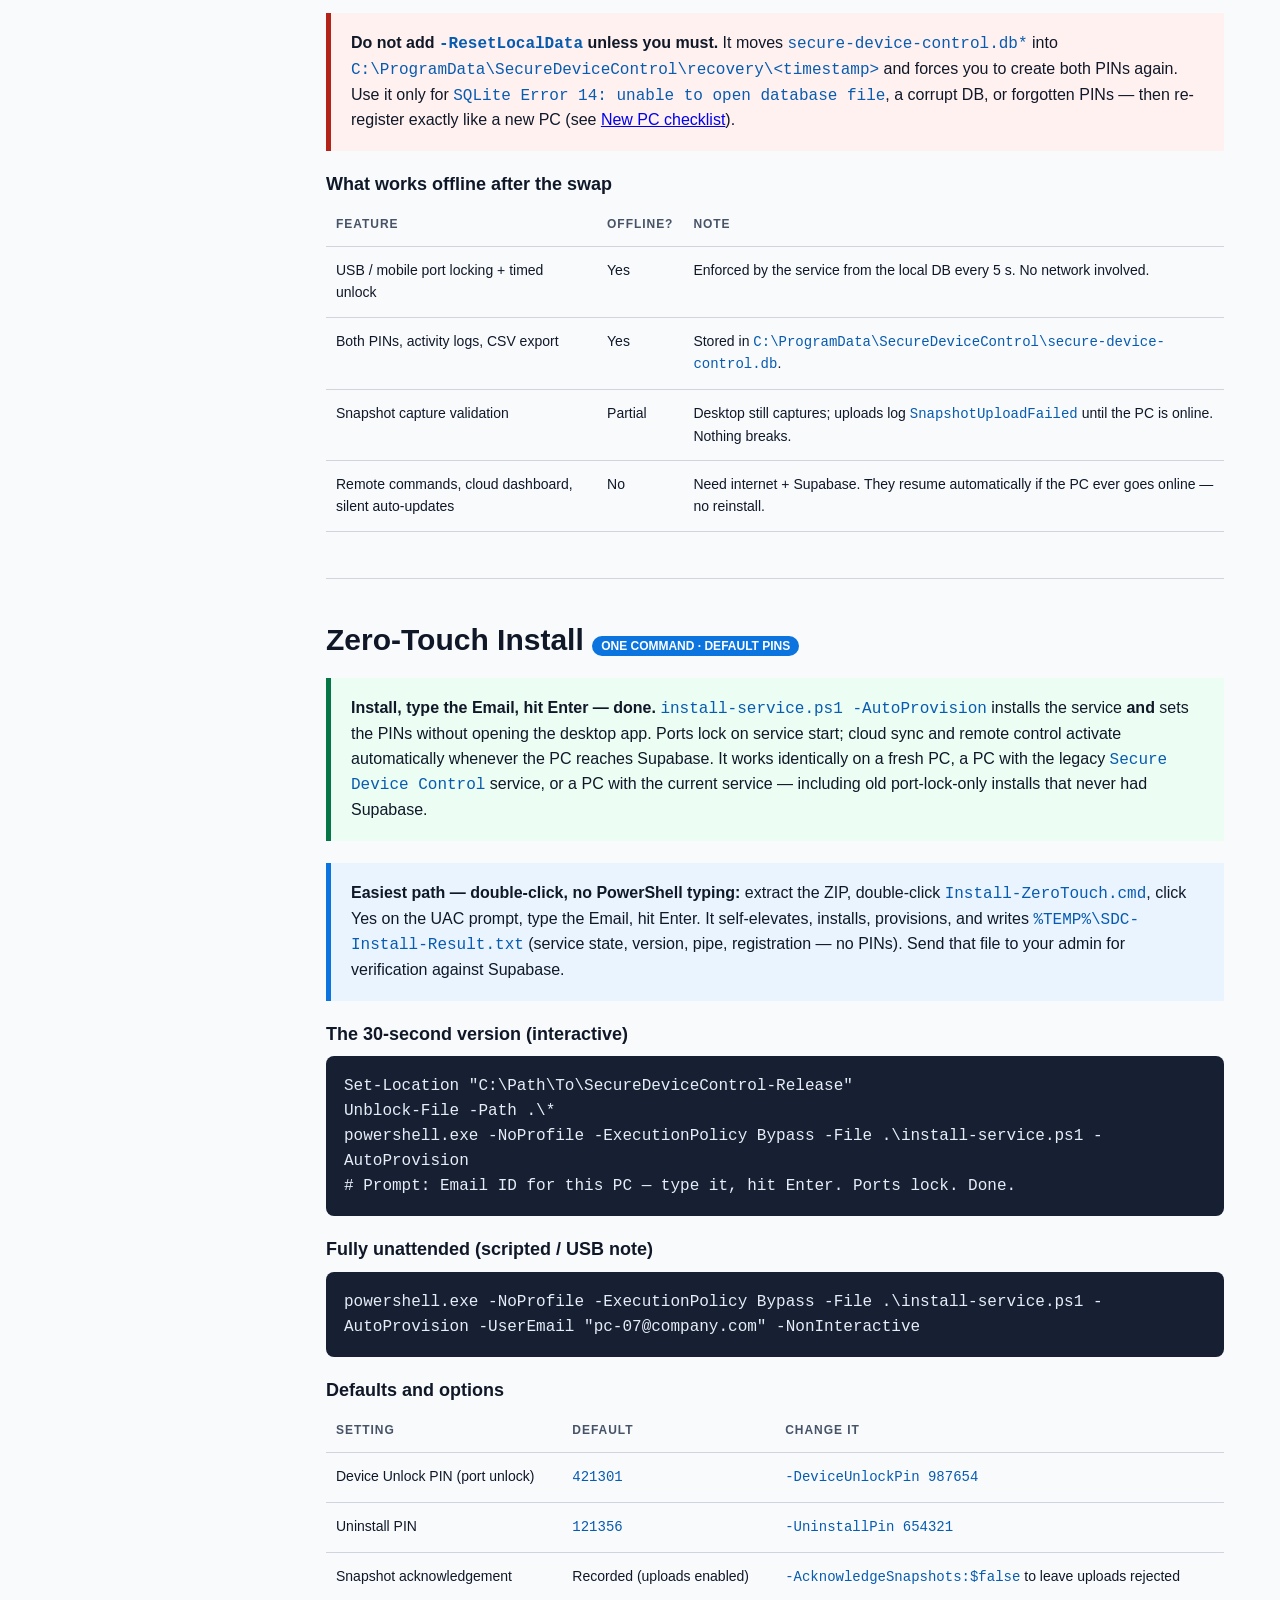
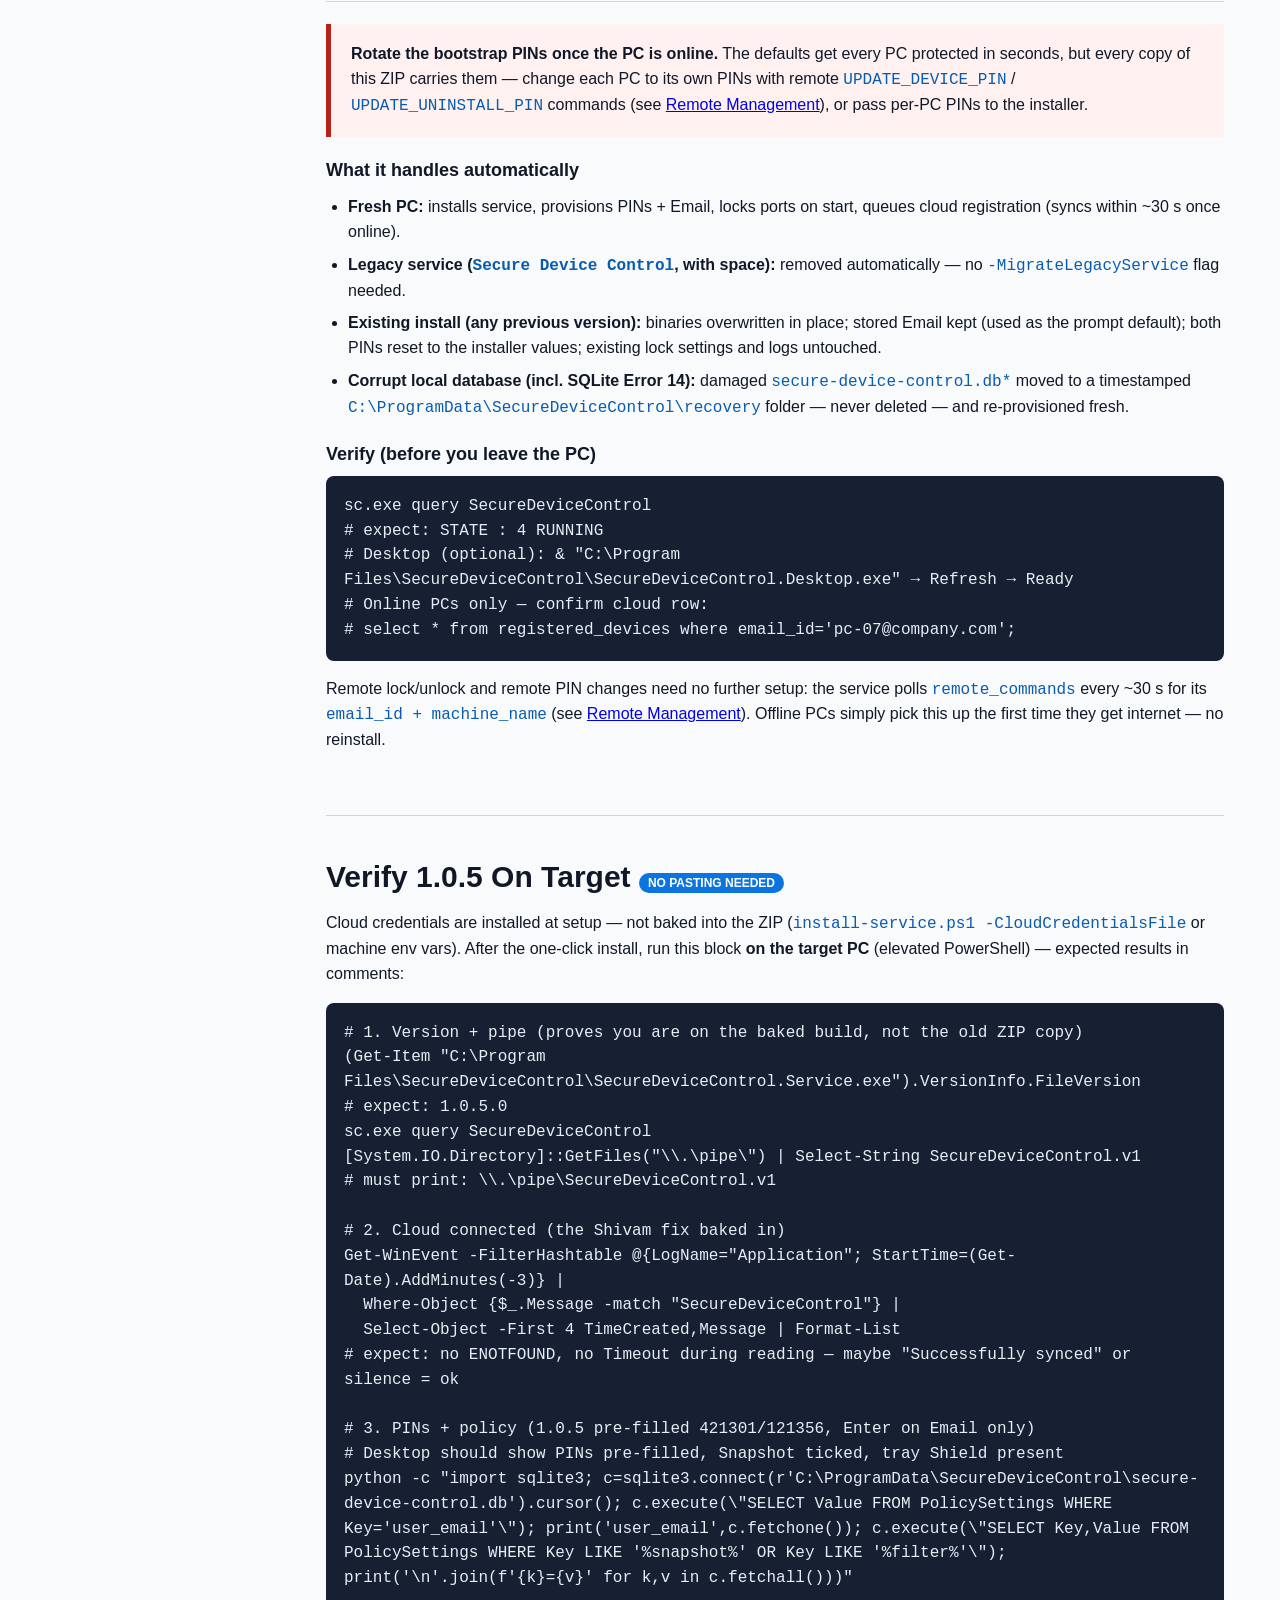
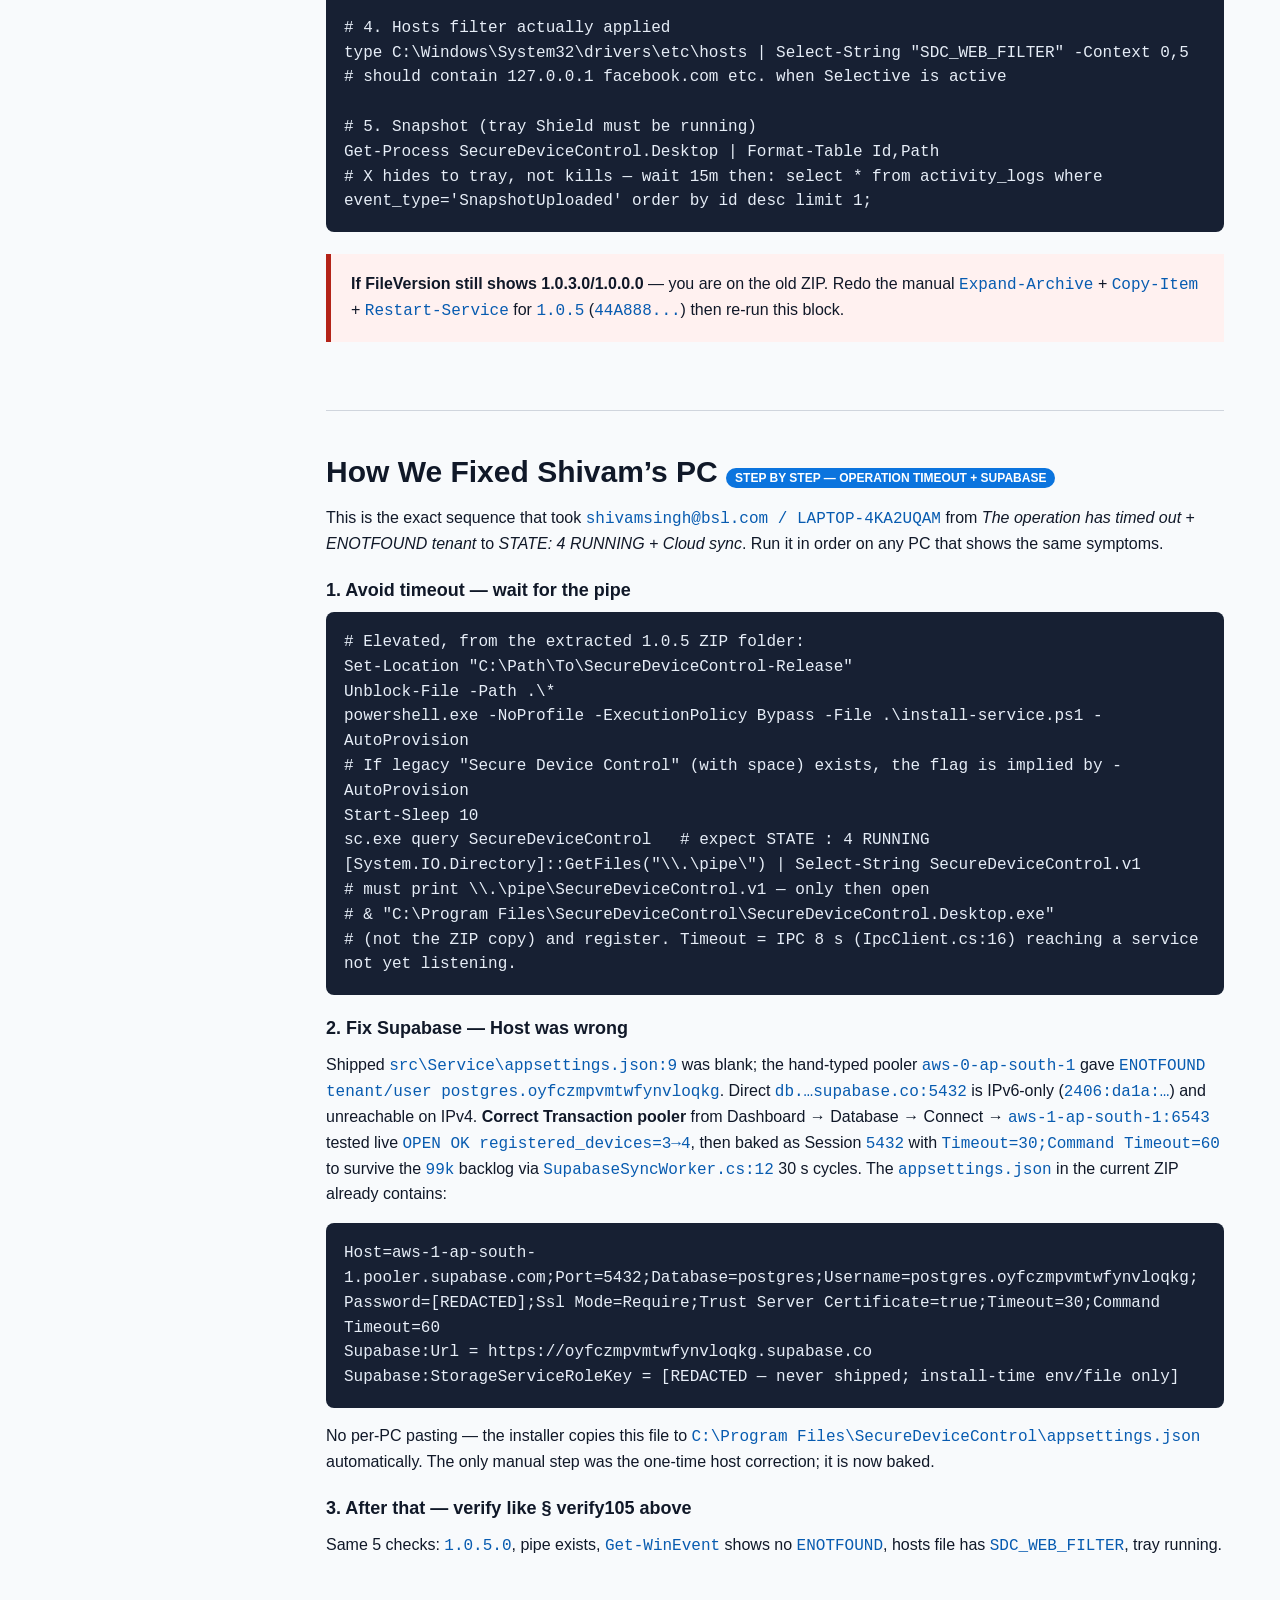
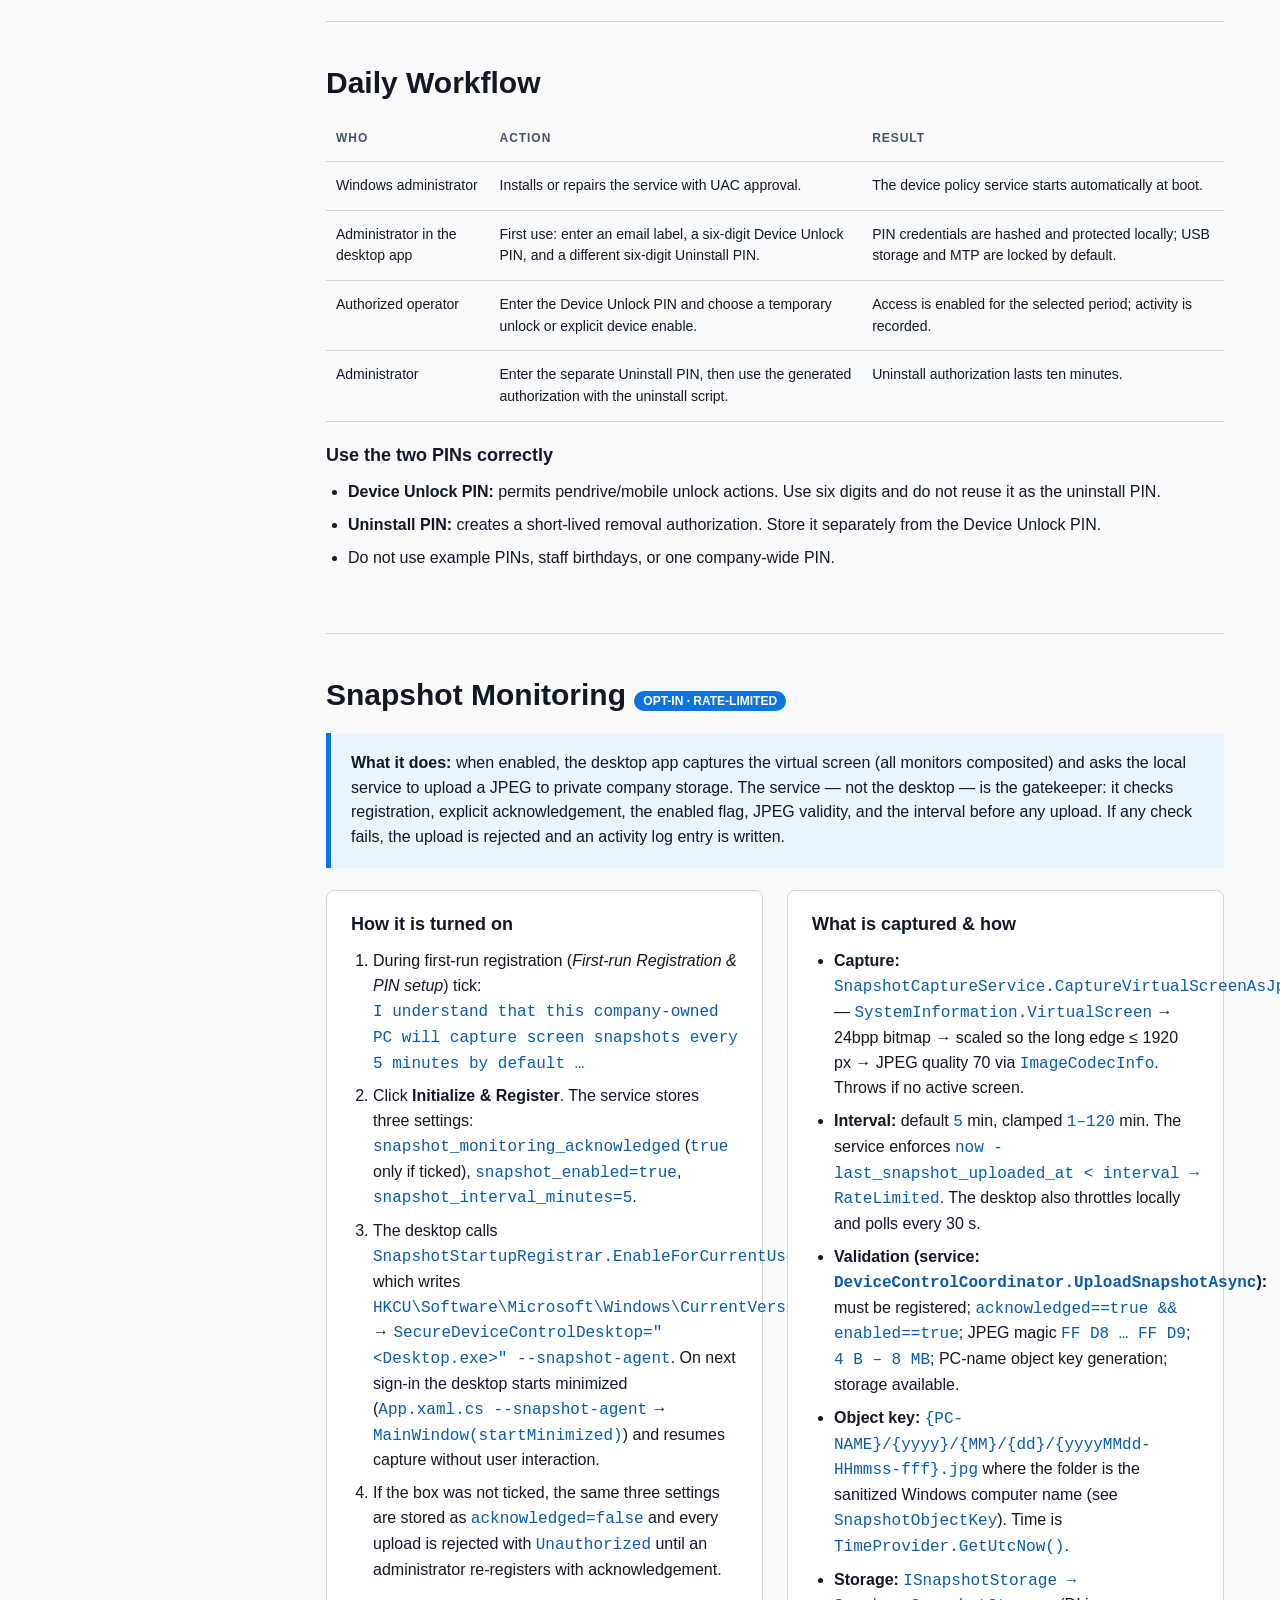
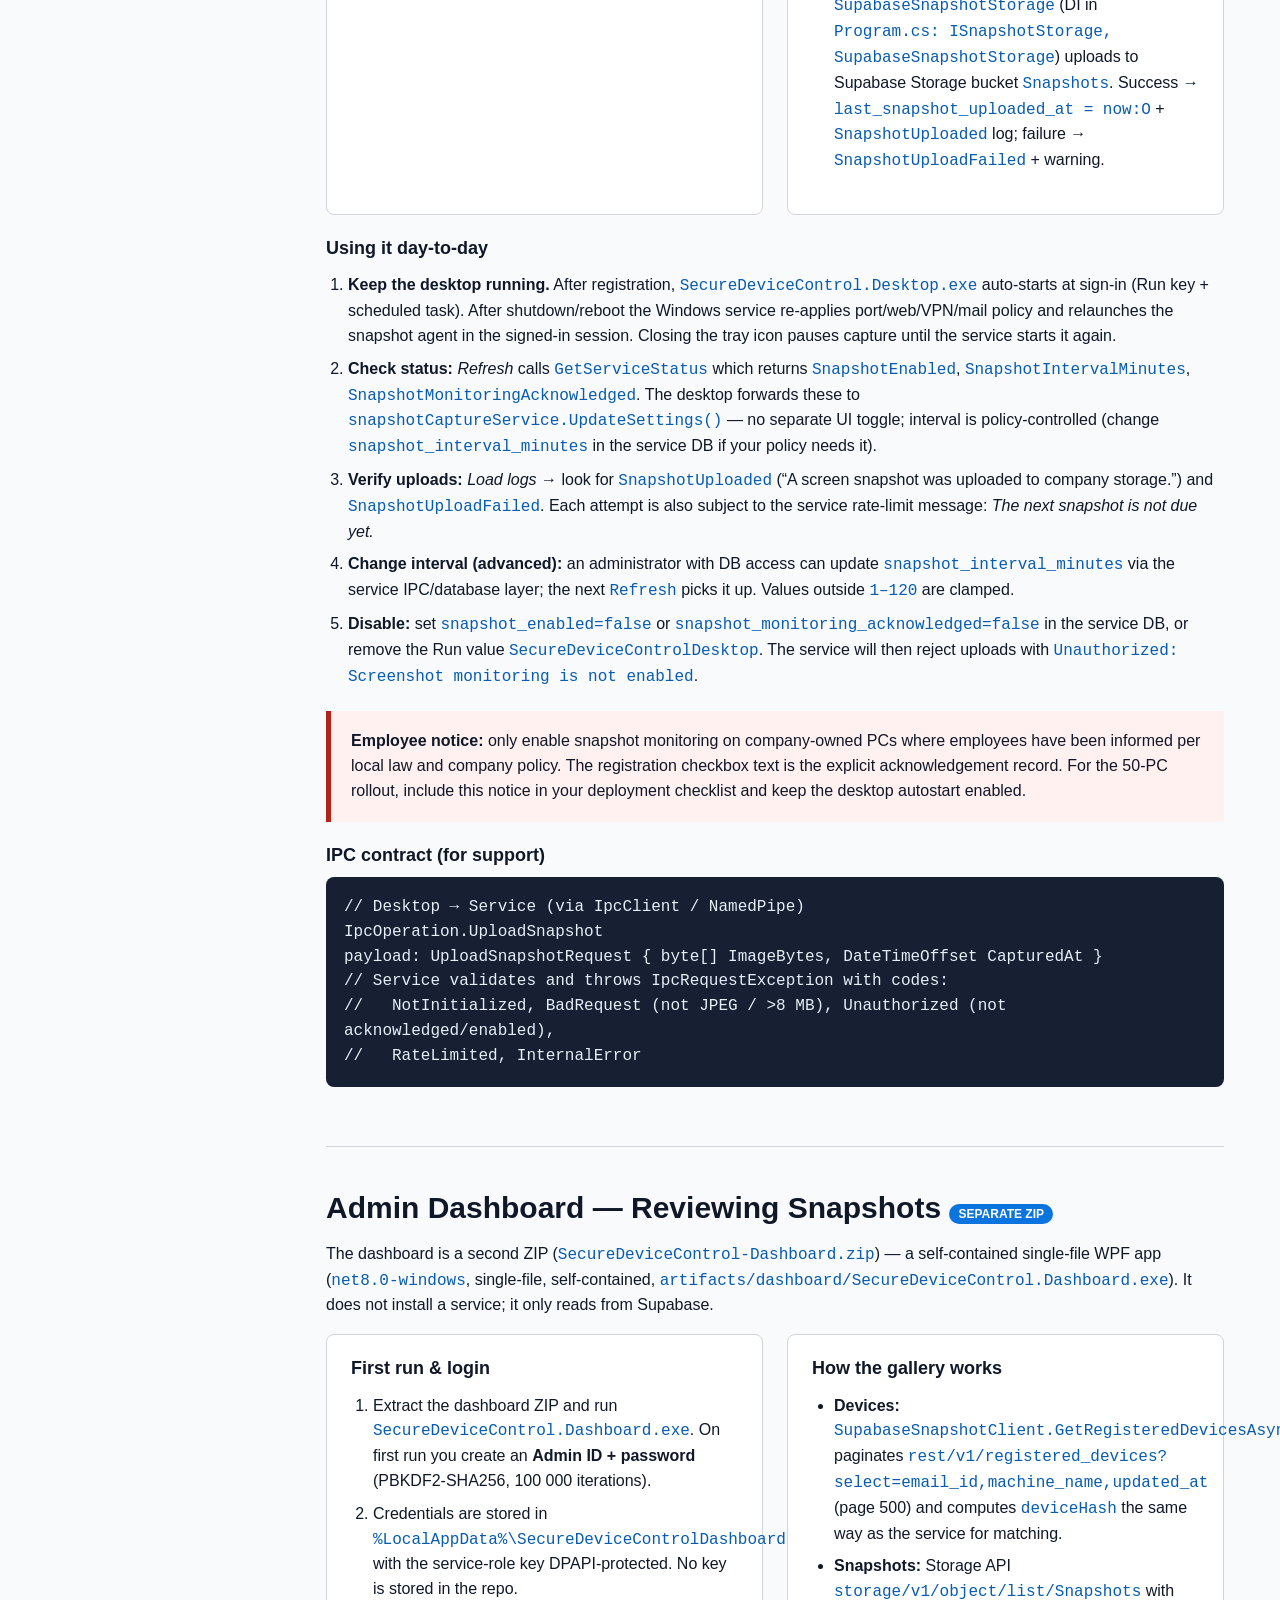
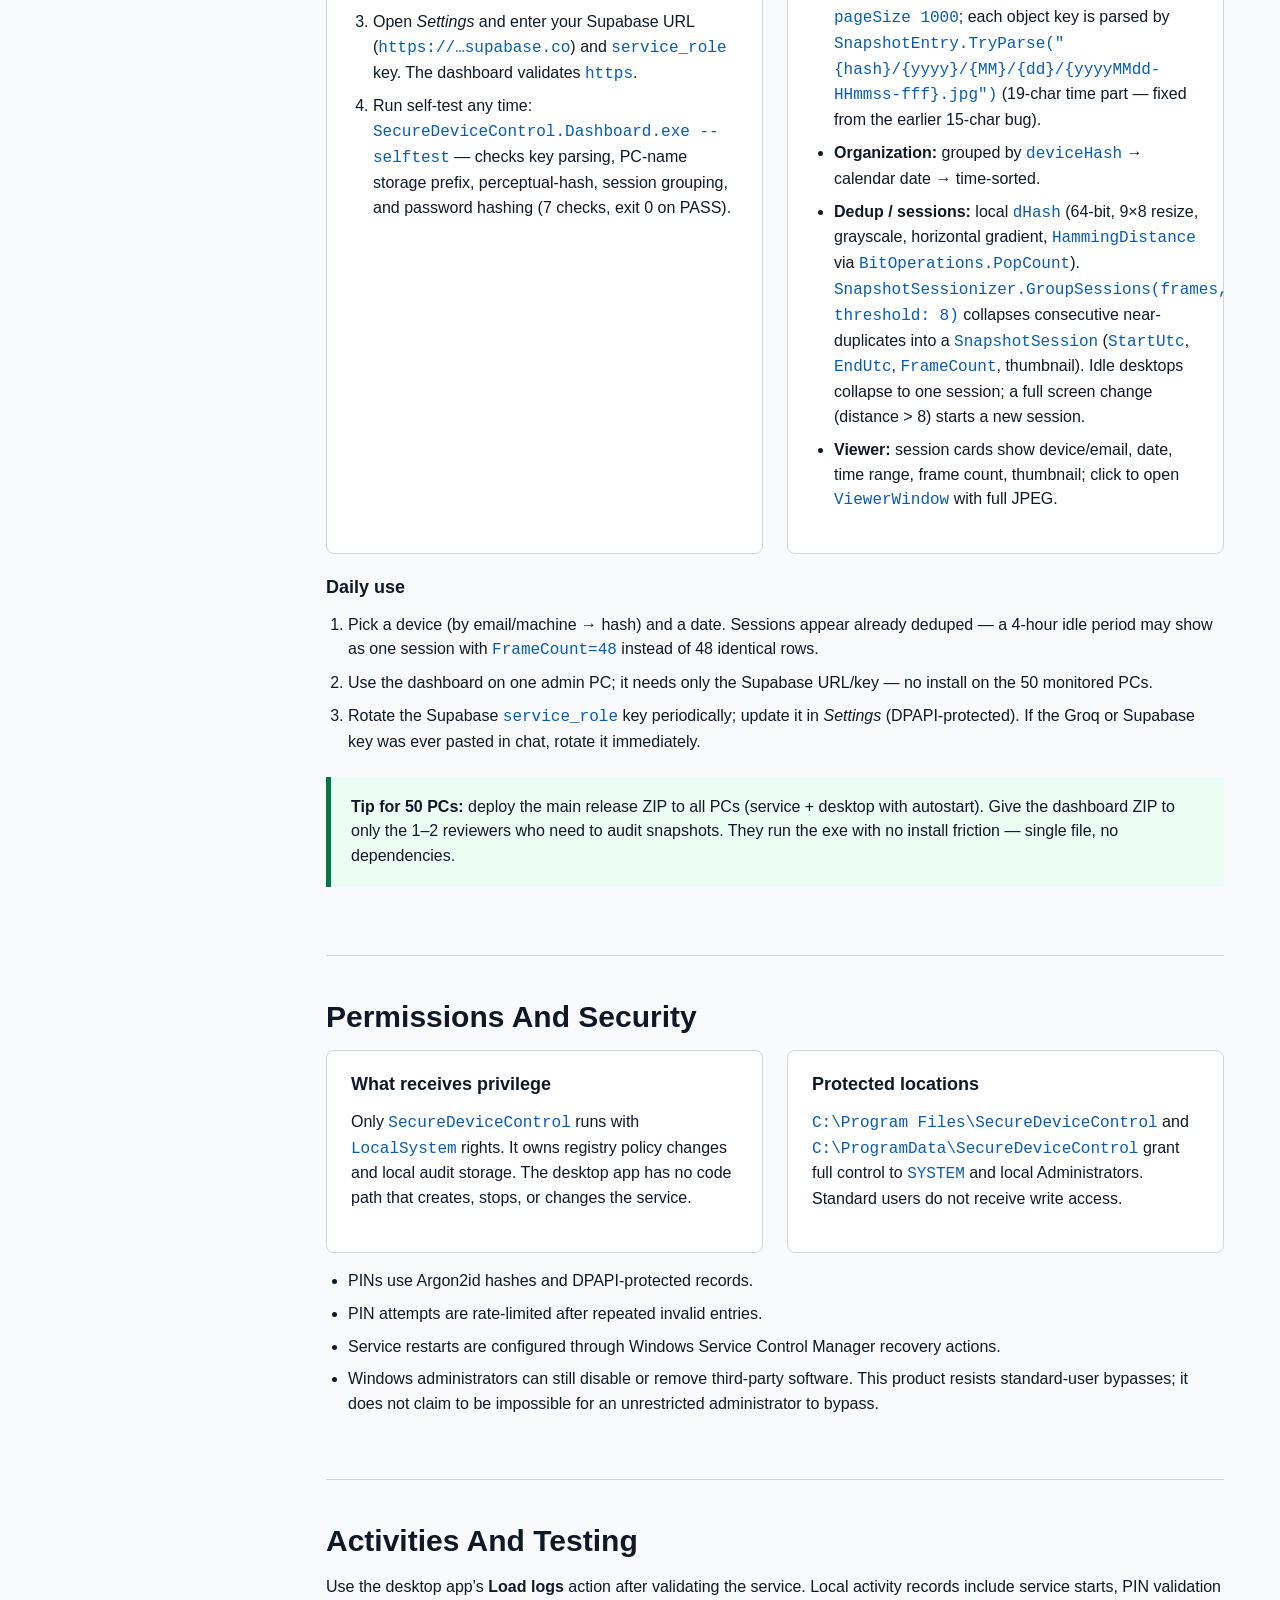
<file: docs/documentation.html>
<!doctype html>
<html lang="en">
<head>
  <meta charset="utf-8">
  <meta name="viewport" content="width=device-width, initial-scale=1">
  <title>Secure Device Control | Operations Guide</title>
  <style>
    :root {
      --ink: #101828;
      --ink-muted: #475467;
      --paper: #f8fafc;
      --paper-strong: #ffffff;
      --line: #d0d5dd;
      --accent: #0b74de;
      --accent-dark: #075bb0;
      --danger: #b42318;
      --success: #067647;
      --code: #172033;
    }

    * { box-sizing: border-box; }
    html { scroll-behavior: smooth; }
    body {
      margin: 0;
      background: var(--paper);
      color: var(--ink);
      font-family: "Segoe UI", Arial, sans-serif;
      line-height: 1.55;
    }

    .shell { display: grid; grid-template-columns: 270px minmax(0, 1fr); min-height: 100vh; }
    aside {
      background: var(--ink);
      color: #fff;
      padding: 32px 24px;
      position: sticky;
      top: 0;
      height: 100vh;
    }
    .brand {
      font-weight: 800;
      font-size: 20px;
      line-height: 1.05;
      letter-spacing: .02em;
      margin-bottom: 36px;
    }
    .brand span { color: #7cc4ff; display: block; font-size: 12px; letter-spacing: .12em; margin-top: 10px; }
    nav a {
      color: #cbd5e1;
      display: block;
      font-size: 14px;
      padding: 7px 0;
      text-decoration: none;
    }
    nav a:hover { color: #fff; }

    main { max-width: 1120px; padding: 0 56px 72px; }
    header {
      border-bottom: 1px solid var(--line);
      padding: 74px 0 42px;
    }
    .eyebrow {
      color: var(--accent);
      font-size: 12px;
      font-weight: 800;
      letter-spacing: .14em;
      text-transform: uppercase;
    }
    h1, h2, h3 { letter-spacing: 0; line-height: 1.02; }
    h1 { font-size: clamp(42px, 6vw, 74px); margin: 14px 0 18px; max-width: 900px; }
    h2 { font-size: 30px; margin: 0 0 18px; }
    h3 { font-size: 18px; margin: 24px 0 8px; }
    .lead { color: var(--ink-muted); font-size: 20px; max-width: 760px; margin: 0; }
    section { border-bottom: 1px solid var(--line); padding: 46px 0; }
    p { max-width: 900px; }
    .split { display: grid; grid-template-columns: repeat(2, minmax(0, 1fr)); gap: 24px; }
    .panel {
      background: var(--paper-strong);
      border: 1px solid var(--line);
      border-radius: 8px;
      padding: 24px;
    }
    .panel h3 { margin-top: 0; }
    .callout {
      border-left: 5px solid var(--accent);
      background: #eaf4ff;
      padding: 18px 20px;
      margin: 22px 0;
    }
    .callout.warn { border-color: var(--danger); background: #fff1f0; }
    .callout.good { border-color: var(--success); background: #ecfdf3; }
    code { font-family: Consolas, "Courier New", monospace; color: #075bb0; }
    pre {
      background: var(--code);
      border-radius: 8px;
      color: #e6edf7;
      overflow-x: auto;
      padding: 18px;
      white-space: pre-wrap;
      word-break: break-word;
    }
    pre code { color: inherit; }
    table { border-collapse: collapse; width: 100%; font-size: 14px; }
    th, td { border-bottom: 1px solid var(--line); padding: 13px 10px; text-align: left; vertical-align: top; }
    th { color: var(--ink-muted); font-size: 12px; letter-spacing: .08em; text-transform: uppercase; }
    ul, ol { padding-left: 22px; }
    li { margin: 8px 0; }
    .tag {
      display: inline-block;
      background: var(--accent);
      border-radius: 999px;
      color: #fff;
      font-size: 12px;
      font-weight: 800;
      padding: 4px 9px;
    }
    .tag.off { background: #667085; }
    .tag.warning { background: var(--danger); }
    footer { color: var(--ink-muted); font-size: 13px; padding: 34px 0; }
    @media (max-width: 850px) {
      .shell { display: block; }
      aside { height: auto; position: static; }
      nav { display: none; }
      main { padding: 0 22px 44px; }
      header { padding-top: 48px; }
      .split { grid-template-columns: 1fr; }
    }
  </style>
</head>
<body>
  <div class="shell">
    <aside>
      <div class="brand">SECURE DEVICE CONTROL<span>OPERATIONS GUIDE</span></div>
      <nav>
        <a href="#start">Start here</a>
        <a href="#install">Install and repair</a>
        <a href="#newpc">New PC checklist</a>
        <a href="#offline-replace">Replace old offline PCs</a>
        <a href="#zero-touch">Zero-touch install</a>
        <a href="#workflow">Daily workflow</a>
        <a href="#snapshots">Snapshot monitoring</a>
        <a href="#dashboard">Admin dashboard</a>
        <a href="#permissions">Permissions and security</a>
        <a href="#activities">Activities and testing</a>
        <a href="#remote">Remote management</a>
        <a href="#support">Troubleshooting</a>
      </nav>
    </aside>

    <main>
      <header>
        <div class="eyebrow">Windows 10 and Windows 11</div>
        <h1>Local hardware control that installs predictably.</h1>
        <p class="lead">A two-PIN Windows Service for USB-storage and mobile-device control with opt-in screen-snapshot monitoring. This guide is written for both office administrators and the people who support the PCs.</p>
      </header>

      <section id="start">
        <h2>Start Here</h2>
        <div class="callout good">
          <strong>Local device protection works offline; snapshots &amp; remote need Supabase.</strong> The desktop talks to the service via local IPC; the service syncs to Supabase when cloud credentials are installed at setup (env vars or <code>cloud-credentials.json</code> — never baked into this ZIP). See <a href="#remote">Remote Management</a> for DB access.
        </div>
        <div class="split">
          <div class="panel">
            <h3>Package contents</h3>
            <ul>
              <li><code>SecureDeviceControl.Desktop.exe</code>: administrator interface and snapshot capture agent (virtual-screen JPEG, max 1920px, quality 70).</li>
              <li><code>SecureDeviceControl.Service.exe</code>: privileged Windows Service — enforces policy and validates/uploads snapshots.</li>
              <li><code>SecureDeviceControl-Dashboard.zip</code> (separate download): admin dashboard for Supabase bucket review — device/date organized, deduped by perceptual hash.</li>
              <li><code>install-service.ps1</code>: approved installation and repair script.</li>
              <li><code>Install-Service.cmd</code>: convenience launcher for the installer.</li>
              <li><code>uninstall-service.ps1</code>: PIN-authorized removal script.</li>
              <li><code>documentation.html</code>: this guide (also inside the dashboard ZIP).</li>
            </ul>
          </div>
          <div class="panel">
            <h3>Before deploying to 50 PCs</h3>
            <ul>
              <li>Test the package on two representative non-production PCs.</li>
              <li>Use a Windows administrator account for installation.</li>
              <li>Give ordinary employees standard-user accounts, not local administrator rights.</li>
              <li>Create different, non-reused six-digit PINs for each PC.</li>
            </ul>
          </div>
        </div>
        <div class="callout warn">
          <strong>Important:</strong> this release ships with NO secrets — <code>appsettings.json</code> holds only the project URL, bucket name, and public anon key. Cloud credentials are installed per-PC at setup (see <a href="#remote">Remote Management</a>). The <code>service_role</code> key lives only on the admin dashboard PC. Rotate it in Supabase Dashboard if a previous ZIP (which baked the key) ever leaked, then discard old ZIPs. Keep every ZIP private for the 50-PC rollout.
        </div>
      </section>

      <section id="install">
        <h2>Install And Repair</h2>
        <p>The desktop application does not create a Windows service or request elevated access itself. This is intentional: service installation is an explicit, auditable administrator action.</p>
        <h3>Normal installation</h3>
        <ol>
          <li>Extract <code>SecureDeviceControl-Release.zip</code> to a local folder.</li>
          <li>Open PowerShell with <strong>Run as administrator</strong>.</li>
          <li>Run the following commands from the extracted folder.</li>
        </ol>
        <pre><code>Set-Location "C:\Path\To\SecureDeviceControl-Release"
Unblock-File -Path .\*
powershell.exe -NoProfile -ExecutionPolicy Bypass -File .\install-service.ps1
sc.exe query SecureDeviceControl</code></pre>
        <p>The expected result is <code>STATE : 4 RUNNING</code>. The installed service runs as <code>LocalSystem</code> and its binary is copied into <code>C:\Program Files\SecureDeviceControl</code>.</p>

        <h3>Repair this specific startup failure</h3>
        <p>Use this only when Event Viewer reports <code>SQLite Error 14: unable to open database file</code>, or when the old package created both <code>SecureDeviceControl</code> and <code>Secure Device Control</code>.</p>
        <pre><code>Set-Location "C:\Path\To\SecureDeviceControl-Release"
powershell.exe -NoProfile -ExecutionPolicy Bypass -File .\install-service.ps1 -MigrateLegacyService -ResetLocalData
sc.exe query SecureDeviceControl</code></pre>
        <div class="callout warn">
          <strong>What repair changes:</strong> it removes only the obsolete duplicate service and moves existing <code>secure-device-control.db</code>, <code>-wal</code>, and <code>-shm</code> files into a timestamped <code>C:\ProgramData\SecureDeviceControl\recovery</code> folder. It does not delete them. You will need to create the two PINs again after a reset.
        </div>

        <h3>Validate the installation</h3>
        <pre><code>Get-Service SecureDeviceControl | Format-List Name,Status,StartType,DisplayName
sc.exe qc SecureDeviceControl
Get-WinEvent -FilterHashtable @{ LogName = "Application"; StartTime = (Get-Date).AddMinutes(-10) } |
  Where-Object { $_.Message -match "SecureDeviceControl|SQLite Error" } |
  Select-Object TimeCreated, Id, LevelDisplayName, Message |
  Format-List</code></pre>
      </section>

      <section id="newpc">
        <h2>New PC Checklist <span class="tag">STEP BY STEP · NO ISSUES</span></h2>
        <div class="callout good">
          <strong>No credential pasting needed.</strong> This ZIP ships with <code>appsettings.json</code> pre-configured (Supabase pooler + storage key). The installer copies it into <code>C:\Program Files\SecureDeviceControl</code> automatically. You only type an Email and two PINs at registration.
        </div>
        <h3>Before you touch the new PC</h3>
        <ol>
          <li>Pick a <strong>fresh Email ID never used on another PC</strong> (one Email = one PC is enforced — a reused Email is rejected with <em>already registered to PC</em>).</li>
          <li>Decide the two <strong>different six-digit PINs</strong> (Device Unlock + Uninstall). Decide whether snapshots apply to this PC.</li>
          <li>Use the latest <code>SecureDeviceControl-Release.zip</code> (Service <code>1.0.3.0</code> or newer — check <code>(Get-Item .\SecureDeviceControl.Service.exe).VersionInfo.FileVersion</code> in the extracted folder).</li>
        </ol>
        <h3>Step 1 — Install (elevated PowerShell, ~2 min)</h3>
        <pre><code>Set-Location "C:\Path\To\SecureDeviceControl-Release"
Unblock-File -Path .\*
powershell.exe -NoProfile -ExecutionPolicy Bypass -File .\install-service.ps1
# If a legacy "Secure Device Control" (with space) exists, use instead:
# powershell.exe -NoProfile -ExecutionPolicy Bypass -File .\install-service.ps1 -MigrateLegacyService
Start-Sleep 10
sc.exe query SecureDeviceControl</code></pre>
        <p>Expect <code>STATE : 4 RUNNING</code>. Then confirm the IPC pipe is listening (this is what prevents <em>operation timed out</em>):</p>
        <pre><code>[System.IO.Directory]::GetFiles("\\.\pipe\") | Select-String SecureDeviceControl.v1
# must print: \\.\pipe\SecureDeviceControl.v1</code></pre>
        <h3>Step 2 — Register (the installed desktop, not the ZIP copy)</h3>
        <pre><code>&amp; "C:\Program Files\SecureDeviceControl\SecureDeviceControl.Desktop.exe"</code></pre>
        <ol>
          <li>Enter the fresh <strong>Email ID</strong>, the <strong>Device Unlock PIN</strong>, a <strong>different Uninstall PIN</strong>.</li>
          <li>Tick <strong><code>I understand that this company-owned PC will capture screen snapshots …</code></strong> only if snapshots apply. Unticked = uploads rejected.</li>
          <li>Click <strong>Initialize &amp; Register</strong>. Ports lock immediately — that <em>is</em> the blocked state.</li>
        </ol>
        <h3>Step 3 — Verify (before you leave the PC)</h3>
        <pre><code># 1. Desktop shows "Ready" after Refresh
# 2. Service log is clean (no ENOTFOUND / Timeout):
Get-WinEvent -FilterHashtable @{LogName="Application"; StartTime=(Get-Date).AddMinutes(-2)} |
  Where-Object { $_.Message -match "SecureDeviceControl" } |
  Select-Object -First 4 TimeCreated, Message | Format-List
# 3. Cloud row exists (Supabase SQL Editor):
#    select * from registered_devices where email_id='new-employee@company.com';
# 4. Tray shield icon present — X hides to tray, snapshots keep running</code></pre>
        <h3>Mistakes that cause every support call</h3>
        <table>
          <thead><tr><th>Mistake</th><th>Symptom</th><th>Fix</th></tr></thead>
          <tbody>
            <tr><td>Registering before the service is RUNNING</td><td><em>The operation has timed out</em></td><td>Wait for <code>STATE: 4 RUNNING</code> + pipe check (Step 1) before opening the desktop.</td></tr>
            <tr><td>Running the desktop from the ZIP folder</td><td>Zone-block / path mismatch</td><td>Always launch <code>C:\Program Files\SecureDeviceControl\SecureDeviceControl.Desktop.exe</code>.</td></tr>
            <tr><td>Reusing an Email from another PC</td><td><em>already registered to PC</em></td><td>Use a fresh Email per PC, always.</td></tr>
            <tr><td>Closing the window on old 1.0.0 builds</td><td>Snapshots stop</td><td>1.0.2+: X hides to tray. Old PCs need the one-time manual update (see #support).</td></tr>
            <tr><td>Two service names (<code>SecureDeviceControl</code> + <code>Secure Device Control</code>)</td><td>Wrong/old binary running</td><td>Re-run installer with <code>-MigrateLegacyService</code>.</td></tr>
          </tbody>
        </table>
      </section>

      <section id="offline-replace">
        <h2>Replace Old Offline-Only PCs <span class="tag">NO INTERNET NEEDED · KEEPS PINS</span></h2>
        <div class="callout good">
          <strong>Use this for PCs that run a previous version with no Supabase connection (port-locking only, always offline).</strong> The current release works fully offline: USB/mobile locking, both PINs, and activity logs are all local (SQLite). Cloud sync just retries every 30 seconds and does nothing harmful while offline (<code>SupabaseSyncWorker.cs</code> + <code>PostgresCloudRepository.cs</code>). You replace the program files <strong>in place</strong> — existing PINs, Email, and logs survive.
        </div>
        <h3>0 — Prepare the USB stick (once, on an online PC)</h3>
        <ol>
          <li>Copy the latest <code>SecureDeviceControl-Release.zip</code> onto a USB stick. Note its version and hash so you can confirm it on the target later.</li>
        </ol>
        <pre><code>(Get-Item .\SecureDeviceControl.Service.exe).VersionInfo.FileVersion
Get-FileHash .\SecureDeviceControl-Release.zip -Algorithm SHA256</code></pre>
        <h3>1 — On each offline PC (elevated PowerShell, ~5 min)</h3>
        <ol>
          <li>Sign in as a Windows administrator. Copy the ZIP from the USB to a local folder (e.g. <code>C:\Temp\SDC-Update</code>) and extract it there — do not run it from the USB.</li>
          <li>Quick check of what is installed now (tells you which installer flag you need):</li>
        </ol>
        <pre><code>Get-Service SecureDeviceControl, "Secure Device Control" -ErrorAction SilentlyContinue | Format-Table Name, Status, DisplayName
(Get-Item "C:\Program Files\SecureDeviceControl\SecureDeviceControl.Service.exe" -ErrorAction SilentlyContinue).VersionInfo.FileVersion
Get-ChildItem "C:\ProgramData\SecureDeviceControl\secure-device-control.db*" -ErrorAction SilentlyContinue | Format-Table Name, Length</code></pre>
        <ol start="3">
          <li>Back up the local database (30 seconds, your rollback if anything goes wrong):</li>
        </ol>
        <pre><code>Copy-Item "C:\ProgramData\SecureDeviceControl\secure-device-control.db*" -Destination "C:\Temp\SDC-Update\backup-" -Force
# or: xcopy "C:\ProgramData\SecureDeviceControl\secure-device-control.db*" C:\Temp\SDC-Update\backup\ /Y</code></pre>
        <ol start="4">
          <li>Install over the top. This stops the service, copies the new EXEs + <code>appsettings.json</code> into <code>C:\Program Files\SecureDeviceControl</code>, and restarts — it does <strong>not</strong> touch <code>C:\ProgramData\SecureDeviceControl</code>, so PINs and logs are kept:</li>
        </ol>
        <pre><code>Set-Location "C:\Temp\SDC-Update\SecureDeviceControl-Release"
Unblock-File -Path .\*
powershell.exe -NoProfile -ExecutionPolicy Bypass -File .\install-service.ps1
# ONLY if the check in step 2 showed a service literally named "Secure Device Control" (with a space), use instead:
# powershell.exe -NoProfile -ExecutionPolicy Bypass -File .\install-service.ps1 -MigrateLegacyService
Start-Sleep 10
sc.exe query SecureDeviceControl</code></pre>
        <p>Expect <code>STATE : 4 RUNNING</code>. Do <strong>not</strong> use <code>update-service.cmd</code> — it still references the legacy service name and will fail on current installs.</p>
        <h3>2 — Verify before you leave (2 min, no re-registration)</h3>
        <pre><code>[System.IO.Directory]::GetFiles("\\.\pipe\") | Select-String SecureDeviceControl.v1
# must print: \\.\pipe\SecureDeviceControl.v1
&amp; "C:\Program Files\SecureDeviceControl\SecureDeviceControl.Desktop.exe"</code></pre>
        <ol>
          <li>Desktop shows <strong>Ready</strong> (not <em>Needs Registration</em>) after <em>Refresh</em> — that proves the old PINs/Email survived.</li>
          <li>Attach a test pendrive: it must be <strong>blocked</strong>. Unlock briefly with the existing Device Unlock PIN, confirm access, then re-lock.</li>
          <li><em>Load logs</em> shows a fresh <code>ServiceStarted</code> entry. Cloud warnings (<code>ENOTFOUND</code> / timeout) while offline are <strong>expected and harmless</strong> — local protection does not depend on them.</li>
        </ol>
        <div class="callout warn">
          <strong>Do not add <code>-ResetLocalData</code> unless you must.</strong> It moves <code>secure-device-control.db*</code> into <code>C:\ProgramData\SecureDeviceControl\recovery\&lt;timestamp&gt;</code> and forces you to create both PINs again. Use it only for <code>SQLite Error 14: unable to open database file</code>, a corrupt DB, or forgotten PINs — then re-register exactly like a new PC (see <a href="#newpc">New PC checklist</a>).
        </div>
        <h3>What works offline after the swap</h3>
        <table>
          <thead><tr><th>Feature</th><th>Offline?</th><th>Note</th></tr></thead>
          <tbody>
            <tr><td>USB / mobile port locking + timed unlock</td><td>Yes</td><td>Enforced by the service from the local DB every 5 s. No network involved.</td></tr>
            <tr><td>Both PINs, activity logs, CSV export</td><td>Yes</td><td>Stored in <code>C:\ProgramData\SecureDeviceControl\secure-device-control.db</code>.</td></tr>
            <tr><td>Snapshot capture validation</td><td>Partial</td><td>Desktop still captures; uploads log <code>SnapshotUploadFailed</code> until the PC is online. Nothing breaks.</td></tr>
            <tr><td>Remote commands, cloud dashboard, silent auto-updates</td><td>No</td><td>Need internet + Supabase. They resume automatically if the PC ever goes online — no reinstall.</td></tr>
          </tbody>
        </table>
      </section>

      <section id="zero-touch">
        <h2>Zero-Touch Install <span class="tag">ONE COMMAND · DEFAULT PINS</span></h2>
        <div class="callout good">
          <strong>Install, type the Email, hit Enter — done.</strong> <code>install-service.ps1 -AutoProvision</code> installs the service <strong>and</strong> sets the PINs without opening the desktop app. Ports lock on service start; cloud sync and remote control activate automatically whenever the PC reaches Supabase. It works identically on a fresh PC, a PC with the legacy <code>Secure Device Control</code> service, or a PC with the current service — including old port-lock-only installs that never had Supabase.
        </div>
        <div class="callout">
          <strong>Easiest path — double-click, no PowerShell typing:</strong> extract the ZIP, double-click <code>Install-ZeroTouch.cmd</code>, click Yes on the UAC prompt, type the Email, hit Enter. It self-elevates, installs, provisions, and writes <code>%TEMP%\SDC-Install-Result.txt</code> (service state, version, pipe, registration — no PINs). Send that file to your admin for verification against Supabase.
        </div>
        <h3>The 30-second version (interactive)</h3>
        <pre><code>Set-Location "C:\Path\To\SecureDeviceControl-Release"
Unblock-File -Path .\*
powershell.exe -NoProfile -ExecutionPolicy Bypass -File .\install-service.ps1 -AutoProvision
# Prompt: Email ID for this PC — type it, hit Enter. Ports lock. Done.</code></pre>
        <h3>Fully unattended (scripted / USB note)</h3>
        <pre><code>powershell.exe -NoProfile -ExecutionPolicy Bypass -File .\install-service.ps1 -AutoProvision -UserEmail "pc-07@company.com" -NonInteractive</code></pre>
        <h3>Defaults and options</h3>
        <table>
          <thead><tr><th>Setting</th><th>Default</th><th>Change it</th></tr></thead>
          <tbody>
            <tr><td>Device Unlock PIN (port unlock)</td><td><code>421301</code></td><td><code>-DeviceUnlockPin 987654</code></td></tr>
            <tr><td>Uninstall PIN</td><td><code>121356</code></td><td><code>-UninstallPin 654321</code></td></tr>
            <tr><td>Snapshot acknowledgement</td><td>Recorded (uploads enabled)</td><td><code>-AcknowledgeSnapshots:$false</code> to leave uploads rejected</td></tr>
          </tbody>
        </table>
        <div class="callout warn"><strong>Rotate the bootstrap PINs once the PC is online.</strong> The defaults get every PC protected in seconds, but every copy of this ZIP carries them — change each PC to its own PINs with remote <code>UPDATE_DEVICE_PIN</code> / <code>UPDATE_UNINSTALL_PIN</code> commands (see <a href="#remote">Remote Management</a>), or pass per-PC PINs to the installer.</div>
        <h3>What it handles automatically</h3>
        <ul>
          <li><strong>Fresh PC:</strong> installs service, provisions PINs + Email, locks ports on start, queues cloud registration (syncs within ~30 s once online).</li>
          <li><strong>Legacy service (<code>Secure Device Control</code>, with space):</strong> removed automatically — no <code>-MigrateLegacyService</code> flag needed.</li>
          <li><strong>Existing install (any previous version):</strong> binaries overwritten in place; stored Email kept (used as the prompt default); both PINs reset to the installer values; existing lock settings and logs untouched.</li>
          <li><strong>Corrupt local database (incl. SQLite Error 14):</strong> damaged <code>secure-device-control.db*</code> moved to a timestamped <code>C:\ProgramData\SecureDeviceControl\recovery</code> folder — never deleted — and re-provisioned fresh.</li>
        </ul>
        <h3>Verify (before you leave the PC)</h3>
        <pre><code>sc.exe query SecureDeviceControl
# expect: STATE : 4 RUNNING
# Desktop (optional): &amp; "C:\Program Files\SecureDeviceControl\SecureDeviceControl.Desktop.exe" → Refresh → Ready
# Online PCs only — confirm cloud row:
# select * from registered_devices where email_id='pc-07@company.com';</code></pre>
        <p>Remote lock/unlock and remote PIN changes need no further setup: the service polls <code>remote_commands</code> every ~30 s for its <code>email_id + machine_name</code> (see <a href="#remote">Remote Management</a>). Offline PCs simply pick this up the first time they get internet — no reinstall.</p>
      </section>

      <section id="verify105">
        <h2>Verify 1.0.5 On Target <span class="tag">NO PASTING NEEDED</span></h2>
        <p>Cloud credentials are installed at setup — not baked into the ZIP (<code>install-service.ps1 -CloudCredentialsFile</code> or machine env vars). After the one-click install, run this block <strong>on the target PC</strong> (elevated PowerShell) — expected results in comments:</p>
        <pre><code># 1. Version + pipe (proves you are on the baked build, not the old ZIP copy)
(Get-Item "C:\Program Files\SecureDeviceControl\SecureDeviceControl.Service.exe").VersionInfo.FileVersion
# expect: 1.0.5.0
sc.exe query SecureDeviceControl
[System.IO.Directory]::GetFiles("\\.\pipe\") | Select-String SecureDeviceControl.v1
# must print: \\.\pipe\SecureDeviceControl.v1

# 2. Cloud connected (the Shivam fix baked in)
Get-WinEvent -FilterHashtable @{LogName="Application"; StartTime=(Get-Date).AddMinutes(-3)} |
  Where-Object {$_.Message -match "SecureDeviceControl"} |
  Select-Object -First 4 TimeCreated,Message | Format-List
# expect: no ENOTFOUND, no Timeout during reading — maybe "Successfully synced" or silence = ok

# 3. PINs + policy (1.0.5 pre-filled 421301/121356, Enter on Email only)
# Desktop should show PINs pre-filled, Snapshot ticked, tray Shield present
python -c "import sqlite3; c=sqlite3.connect(r'C:\ProgramData\SecureDeviceControl\secure-device-control.db').cursor(); c.execute(\"SELECT Value FROM PolicySettings WHERE Key='user_email'\"); print('user_email',c.fetchone()); c.execute(\"SELECT Key,Value FROM PolicySettings WHERE Key LIKE '%snapshot%' OR Key LIKE '%filter%'\"); print('\n'.join(f'{k}={v}' for k,v in c.fetchall()))"

# 4. Hosts filter actually applied
type C:\Windows\System32\drivers\etc\hosts | Select-String "SDC_WEB_FILTER" -Context 0,5
# should contain 127.0.0.1 facebook.com etc. when Selective is active

# 5. Snapshot (tray Shield must be running)
Get-Process SecureDeviceControl.Desktop | Format-Table Id,Path
# X hides to tray, not kills — wait 15m then: select * from activity_logs where event_type='SnapshotUploaded' order by id desc limit 1;</code></pre>
        <div class="callout warn"><strong>If FileVersion still shows 1.0.3.0/1.0.0.0</strong> — you are on the old ZIP. Redo the manual <code>Expand-Archive</code> + <code>Copy-Item</code> + <code>Restart-Service</code> for <code>1.0.5</code> (<code>44A888...</code>) then re-run this block.</div>
      </section>

      <section id="shivam-fix">
        <h2>How We Fixed Shivam’s PC <span class="tag">STEP BY STEP — OPERATION TIMEOUT + SUPABASE</span></h2>
        <p>This is the exact sequence that took <code>shivamsingh@bsl.com / LAPTOP-4KA2UQAM</code> from <em>The operation has timed out</em> + <em>ENOTFOUND tenant</em> to <em>STATE: 4 RUNNING + Cloud sync</em>. Run it in order on any PC that shows the same symptoms.</p>
        <h3>1. Avoid timeout — wait for the pipe</h3>
        <pre><code># Elevated, from the extracted 1.0.5 ZIP folder:
Set-Location "C:\Path\To\SecureDeviceControl-Release"
Unblock-File -Path .\*
powershell.exe -NoProfile -ExecutionPolicy Bypass -File .\install-service.ps1 -AutoProvision
# If legacy "Secure Device Control" (with space) exists, the flag is implied by -AutoProvision
Start-Sleep 10
sc.exe query SecureDeviceControl   # expect STATE : 4 RUNNING
[System.IO.Directory]::GetFiles("\\.\pipe\") | Select-String SecureDeviceControl.v1
# must print \\.\pipe\SecureDeviceControl.v1 — only then open
# &amp; "C:\Program Files\SecureDeviceControl\SecureDeviceControl.Desktop.exe"
# (not the ZIP copy) and register. Timeout = IPC 8 s (IpcClient.cs:16) reaching a service not yet listening.</code></pre>
        <h3>2. Fix Supabase — Host was wrong</h3>
        <p>Shipped <code>src\Service\appsettings.json:9</code> was blank; the hand-typed pooler <code>aws-0-ap-south-1</code> gave <code>ENOTFOUND tenant/user postgres.oyfczmpvmtwfynvloqkg</code>. Direct <code>db.…supabase.co:5432</code> is IPv6-only (<code>2406:da1a:…</code>) and unreachable on IPv4. <strong>Correct Transaction pooler</strong> from Dashboard → Database → Connect → <code>aws-1-ap-south-1:6543</code> tested live <code>OPEN OK registered_devices=3→4</code>, then baked as Session <code>5432</code> with <code>Timeout=30;Command Timeout=60</code> to survive the <code>99k</code> backlog via <code>SupabaseSyncWorker.cs:12</code> 30 s cycles. The <code>appsettings.json</code> in the current ZIP already contains:</p>
        <pre><code>Host=aws-1-ap-south-1.pooler.supabase.com;Port=5432;Database=postgres;Username=postgres.oyfczmpvmtwfynvloqkg;Password=[REDACTED];Ssl Mode=Require;Trust Server Certificate=true;Timeout=30;Command Timeout=60
Supabase:Url = https://oyfczmpvmtwfynvloqkg.supabase.co
Supabase:StorageServiceRoleKey = [REDACTED — never shipped; install-time env/file only]</code></pre>
        <p>No per-PC pasting — the installer copies this file to <code>C:\Program Files\SecureDeviceControl\appsettings.json</code> automatically. The only manual step was the one-time host correction; it is now baked.</p>
        <h3>3. After that — verify like § verify105 above</h3>
        <p>Same 5 checks: <code>1.0.5.0</code>, pipe exists, <code>Get-WinEvent</code> shows no <code>ENOTFOUND</code>, hosts file has <code>SDC_WEB_FILTER</code>, tray running.</p>
      </section>

      <section id="workflow">
        <h2>Daily Workflow</h2>
        <table>
          <thead><tr><th>Who</th><th>Action</th><th>Result</th></tr></thead>
          <tbody>
            <tr><td>Windows administrator</td><td>Installs or repairs the service with UAC approval.</td><td>The device policy service starts automatically at boot.</td></tr>
            <tr><td>Administrator in the desktop app</td><td>First use: enter an email label, a six-digit Device Unlock PIN, and a different six-digit Uninstall PIN.</td><td>PIN credentials are hashed and protected locally; USB storage and MTP are locked by default.</td></tr>
            <tr><td>Authorized operator</td><td>Enter the Device Unlock PIN and choose a temporary unlock or explicit device enable.</td><td>Access is enabled for the selected period; activity is recorded.</td></tr>
            <tr><td>Administrator</td><td>Enter the separate Uninstall PIN, then use the generated authorization with the uninstall script.</td><td>Uninstall authorization lasts ten minutes.</td></tr>
          </tbody>
        </table>
        <h3>Use the two PINs correctly</h3>
        <ul>
          <li><strong>Device Unlock PIN:</strong> permits pendrive/mobile unlock actions. Use six digits and do not reuse it as the uninstall PIN.</li>
          <li><strong>Uninstall PIN:</strong> creates a short-lived removal authorization. Store it separately from the Device Unlock PIN.</li>
          <li>Do not use example PINs, staff birthdays, or one company-wide PIN.</li>
        </ul>
      </section>

      <section id="snapshots">
        <h2>Snapshot Monitoring <span class="tag">OPT-IN · RATE-LIMITED</span></h2>
        <div class="callout">
          <strong>What it does:</strong> when enabled, the desktop app captures the virtual screen (all monitors composited) and asks the local service to upload a JPEG to private company storage. The service — not the desktop — is the gatekeeper: it checks registration, explicit acknowledgement, the enabled flag, JPEG validity, and the interval before any upload. If any check fails, the upload is rejected and an activity log entry is written.
        </div>
        <div class="split">
          <div class="panel">
            <h3>How it is turned on</h3>
            <ol>
              <li>During first-run registration (<em>First-run Registration &amp; PIN setup</em>) tick:<br><code>I understand that this company-owned PC will capture screen snapshots every 5 minutes by default …</code></li>
              <li>Click <strong>Initialize &amp; Register</strong>. The service stores three settings: <code>snapshot_monitoring_acknowledged</code> (<code>true</code> only if ticked), <code>snapshot_enabled=true</code>, <code>snapshot_interval_minutes=5</code>.</li>
              <li>The desktop calls <code>SnapshotStartupRegistrar.EnableForCurrentUser()</code> which writes <code>HKCU\Software\Microsoft\Windows\CurrentVersion\Run</code> → <code>SecureDeviceControlDesktop="&lt;Desktop.exe&gt;" --snapshot-agent</code>. On next sign-in the desktop starts minimized (<code>App.xaml.cs --snapshot-agent</code> → <code>MainWindow(startMinimized)</code>) and resumes capture without user interaction.</li>
              <li>If the box was not ticked, the same three settings are stored as <code>acknowledged=false</code> and every upload is rejected with <code>Unauthorized</code> until an administrator re-registers with acknowledgement.</li>
            </ol>
          </div>
          <div class="panel">
            <h3>What is captured &amp; how</h3>
            <ul>
              <li><strong>Capture:</strong> <code>SnapshotCaptureService.CaptureVirtualScreenAsJpeg()</code> — <code>SystemInformation.VirtualScreen</code> → 24bpp bitmap → scaled so the long edge ≤ 1920 px → JPEG quality 70 via <code>ImageCodecInfo</code>. Throws if no active screen.</li>
              <li><strong>Interval:</strong> default <code>5</code> min, clamped <code>1–120</code> min. The service enforces <code>now - last_snapshot_uploaded_at &lt; interval → RateLimited</code>. The desktop also throttles locally and polls every 30 s.</li>
              <li><strong>Validation (service: <code>DeviceControlCoordinator.UploadSnapshotAsync</code>):</strong> must be registered; <code>acknowledged==true &amp;&amp; enabled==true</code>; JPEG magic <code>FF D8 … FF D9</code>; <code>4 B – 8 MB</code>; PC-name object key generation; storage available.</li>
              <li><strong>Object key:</strong> <code>{PC-NAME}/{yyyy}/{MM}/{dd}/{yyyyMMdd-HHmmss-fff}.jpg</code> where the folder is the sanitized Windows computer name (see <code>SnapshotObjectKey</code>). Time is <code>TimeProvider.GetUtcNow()</code>.</li>
              <li><strong>Storage:</strong> <code>ISnapshotStorage → SupabaseSnapshotStorage</code> (DI in <code>Program.cs: ISnapshotStorage, SupabaseSnapshotStorage</code>) uploads to Supabase Storage bucket <code>Snapshots</code>. Success → <code>last_snapshot_uploaded_at = now:O</code> + <code>SnapshotUploaded</code> log; failure → <code>SnapshotUploadFailed</code> + warning.</li>
            </ul>
          </div>
        </div>
        <h3>Using it day-to-day</h3>
        <ol>
          <li><strong>Keep the desktop running.</strong> After registration, <code>SecureDeviceControl.Desktop.exe</code> auto-starts at sign-in (Run key + scheduled task). After shutdown/reboot the Windows service re-applies port/web/VPN/mail policy and relaunches the snapshot agent in the signed-in session. Closing the tray icon pauses capture until the service starts it again.</li>
          <li><strong>Check status:</strong> <em>Refresh</em> calls <code>GetServiceStatus</code> which returns <code>SnapshotEnabled</code>, <code>SnapshotIntervalMinutes</code>, <code>SnapshotMonitoringAcknowledged</code>. The desktop forwards these to <code>snapshotCaptureService.UpdateSettings()</code> — no separate UI toggle; interval is policy-controlled (change <code>snapshot_interval_minutes</code> in the service DB if your policy needs it).</li>
          <li><strong>Verify uploads:</strong> <em>Load logs</em> → look for <code>SnapshotUploaded</code> (“A screen snapshot was uploaded to company storage.”) and <code>SnapshotUploadFailed</code>. Each attempt is also subject to the service rate-limit message: <em>The next snapshot is not due yet.</em></li>
          <li><strong>Change interval (advanced):</strong> an administrator with DB access can update <code>snapshot_interval_minutes</code> via the service IPC/database layer; the next <code>Refresh</code> picks it up. Values outside <code>1–120</code> are clamped.</li>
          <li><strong>Disable:</strong> set <code>snapshot_enabled=false</code> or <code>snapshot_monitoring_acknowledged=false</code> in the service DB, or remove the Run value <code>SecureDeviceControlDesktop</code>. The service will then reject uploads with <code>Unauthorized: Screenshot monitoring is not enabled</code>.</li>
        </ol>
        <div class="callout warn">
          <strong>Employee notice:</strong> only enable snapshot monitoring on company-owned PCs where employees have been informed per local law and company policy. The registration checkbox text is the explicit acknowledgement record. For the 50-PC rollout, include this notice in your deployment checklist and keep the desktop autostart enabled.
        </div>
        <h3>IPC contract (for support)</h3>
        <pre><code>// Desktop → Service (via IpcClient / NamedPipe)
IpcOperation.UploadSnapshot
payload: UploadSnapshotRequest { byte[] ImageBytes, DateTimeOffset CapturedAt }
// Service validates and throws IpcRequestException with codes:
//   NotInitialized, BadRequest (not JPEG / &gt;8 MB), Unauthorized (not acknowledged/enabled),
//   RateLimited, InternalError</code></pre>
      </section>

      <section id="dashboard">
        <h2>Admin Dashboard — Reviewing Snapshots <span class="tag">SEPARATE ZIP</span></h2>
        <p>The dashboard is a second ZIP (<code>SecureDeviceControl-Dashboard.zip</code>) — a self-contained single-file WPF app (<code>net8.0-windows</code>, single-file, self-contained, <code>artifacts/dashboard/SecureDeviceControl.Dashboard.exe</code>). It does not install a service; it only reads from Supabase.</p>
        <div class="split">
          <div class="panel">
            <h3>First run &amp; login</h3>
            <ol>
              <li>Extract the dashboard ZIP and run <code>SecureDeviceControl.Dashboard.exe</code>. On first run you create an <strong>Admin ID + password</strong> (PBKDF2-SHA256, 100 000 iterations).</li>
              <li>Credentials are stored in <code>%LocalAppData%\SecureDeviceControlDashboard\settings.json</code> with the service-role key DPAPI-protected. No key is stored in the repo.</li>
              <li>Open <em>Settings</em> and enter your Supabase URL (<code>https://…supabase.co</code>) and <code>service_role</code> key. The dashboard validates <code>https</code>.</li>
              <li>Run self-test any time: <code>SecureDeviceControl.Dashboard.exe --selftest</code> — checks key parsing, PC-name storage prefix, perceptual-hash, session grouping, and password hashing (7 checks, exit 0 on PASS).</li>
            </ol>
          </div>
          <div class="panel">
            <h3>How the gallery works</h3>
            <ul>
              <li><strong>Devices:</strong> <code>SupabaseSnapshotClient.GetRegisteredDevicesAsync()</code> paginates <code>rest/v1/registered_devices?select=email_id,machine_name,updated_at</code> (page 500) and computes <code>deviceHash</code> the same way as the service for matching.</li>
              <li><strong>Snapshots:</strong> Storage API <code>storage/v1/object/list/Snapshots</code> with <code>pageSize 1000</code>; each object key is parsed by <code>SnapshotEntry.TryParse("{hash}/{yyyy}/{MM}/{dd}/{yyyyMMdd-HHmmss-fff}.jpg")</code> (19-char time part — fixed from the earlier 15-char bug).</li>
              <li><strong>Organization:</strong> grouped by <code>deviceHash</code> → calendar date → time-sorted.</li>
              <li><strong>Dedup / sessions:</strong> local <code>dHash</code> (64-bit, 9×8 resize, grayscale, horizontal gradient, <code>HammingDistance</code> via <code>BitOperations.PopCount</code>). <code>SnapshotSessionizer.GroupSessions(frames, threshold: 8)</code> collapses consecutive near-duplicates into a <code>SnapshotSession</code> (<code>StartUtc</code>, <code>EndUtc</code>, <code>FrameCount</code>, thumbnail). Idle desktops collapse to one session; a full screen change (distance &gt; 8) starts a new session.</li>
              <li><strong>Viewer:</strong> session cards show device/email, date, time range, frame count, thumbnail; click to open <code>ViewerWindow</code> with full JPEG.</li>
            </ul>
          </div>
        </div>
        <h3>Daily use</h3>
        <ol>
          <li>Pick a device (by email/machine → hash) and a date. Sessions appear already deduped — a 4-hour idle period may show as one session with <code>FrameCount=48</code> instead of 48 identical rows.</li>
          <li>Use the dashboard on one admin PC; it needs only the Supabase URL/key — no install on the 50 monitored PCs.</li>
          <li>Rotate the Supabase <code>service_role</code> key periodically; update it in <em>Settings</em> (DPAPI-protected). If the Groq or Supabase key was ever pasted in chat, rotate it immediately.</li>
        </ol>
        <div class="callout good"><strong>Tip for 50 PCs:</strong> deploy the main release ZIP to all PCs (service + desktop with autostart). Give the dashboard ZIP to only the 1–2 reviewers who need to audit snapshots. They run the exe with no install friction — single file, no dependencies.</div>
      </section>

      <section id="permissions">
        <h2>Permissions And Security</h2>
        <div class="split">
          <div class="panel">
            <h3>What receives privilege</h3>
            <p>Only <code>SecureDeviceControl</code> runs with <code>LocalSystem</code> rights. It owns registry policy changes and local audit storage. The desktop app has no code path that creates, stops, or changes the service.</p>
          </div>
          <div class="panel">
            <h3>Protected locations</h3>
            <p><code>C:\Program Files\SecureDeviceControl</code> and <code>C:\ProgramData\SecureDeviceControl</code> grant full control to <code>SYSTEM</code> and local Administrators. Standard users do not receive write access.</p>
          </div>
        </div>
        <ul>
          <li>PINs use Argon2id hashes and DPAPI-protected records.</li>
          <li>PIN attempts are rate-limited after repeated invalid entries.</li>
          <li>Service restarts are configured through Windows Service Control Manager recovery actions.</li>
          <li>Windows administrators can still disable or remove third-party software. This product resists standard-user bypasses; it does not claim to be impossible for an unrestricted administrator to bypass.</li>
        </ul>
      </section>

      <section id="activities">
        <h2>Activities And Testing</h2>
        <p>Use the desktop app's <strong>Load logs</strong> action after validating the service. Local activity records include service starts, PIN validation events, policy changes, temporary unlocks, detected removable-drive writes, and snapshot events (<code>SnapshotUploaded</code> / <code>SnapshotUploadFailed</code>).</p>
        <h3>Release acceptance test</h3>
        <ol>
          <li>Install on a test PC using the normal installation commands.</li>
          <li>Verify the service is running and the desktop reports <strong>Needs Registration</strong>.</li>
          <li>Set two distinct PINs — tick the snapshot acknowledgement box if you want to test snapshots — attach a test pendrive, and verify it is blocked.</li>
          <li>Unlock for 15 minutes with the Device Unlock PIN and verify access.</li>
          <li>If snapshot monitoring was acknowledged: keep the desktop running for 6 minutes, then <em>Load logs</em> and verify a <code>SnapshotUploaded</code> entry; check Supabase Storage bucket <code>Snapshots</code> for key <code>{hash}/2026/…/{yyyyMMdd-HHmmss-fff}.jpg</code>. If not acknowledged, verify uploads are rejected.</li>
          <li>Open <code>SecureDeviceControl.Dashboard.exe</code> (separate ZIP) with your Supabase URL/key, pick the test device/date, and verify the new snapshot appears as one session (deduped via dHash).</li>
          <li>Restart Windows, then verify the service starts automatically, the policy is restored, and — if acknowledged — the desktop reappears minimized and resumes snapshots.</li>
          <li>Enter an incorrect PIN five times and verify the temporary lockout.</li>
          <li>Use the Uninstall PIN flow only on a disposable test machine.</li>
        </ol>
        <div class="callout">
          The automated suite validates policy logic, PIN rules, rate limiting, IPC session checks, and stress loops. It does not replace live hardware, reboot, service-account, or standard-user tests on your actual Windows image.
        </div>
      </section>

      <section id="remote">
        <h2>Remote Management — Supabase Connected</h2>
        <p><span class="tag">ENABLED — Host aws-1-ap-south-1.pooler.supabase.com:5432</span></p>
        <p>This release connects to Supabase project <code>oyfczmpvmtwfynvloqkg</code> (<code>https://oyfczmpvmtwfynvloqkg.supabase.co</code>, bucket <code>Snapshots</code>). The service reads the DB connection string from install-time env/file only, and uploads snapshots with the public anon key under an INSERT-only Storage policy. The <code>service_role</code> key is admin-only (dashboard PC) and is never shipped.</p>
        <div class="callout">
          <strong>How to connect with database credentials:</strong><br>
          <strong>Supabase Dashboard:</strong> SQL Editor > paste queries below.<br>
          <strong>psql / any Postgres client:</strong><br>
          <code>psql "Host=aws-1-ap-south-1.pooler.supabase.com;Port=5432;Database=postgres;Username=postgres.oyfczmpvmtwfynvloqkg;Password=[REDACTED];Ssl Mode=Require"</code><br>
          or URI: <code>postgresql://postgres.oyfczmpvmtwfynvloqkg:[REDACTED]@aws-1-ap-south-1.pooler.supabase.com:6543/postgres?pgbouncer=true</code> (Transaction) / <code>:5432</code> (Session).<br>
          <strong>Storage API (endpoints):</strong> <code>https://oyfczmpvmtwfynvloqkg.supabase.co/storage/v1/object/Snapshots/...</code> with header <code>apikey: &lt;anon key&gt;</code> + <code>Authorization: Bearer &lt;anon key&gt;</code> — upload-only by policy (list/download/delete denied). Admin reads use the <code>service_role</code> key from the dashboard PC only.
        </div>
        <table>
          <thead><tr><th>Capability</th><th>Status</th><th>How to use (with DB credentials)</th></tr></thead>
          <tbody>
            <tr><td>Remote policies and activity dashboard</td><td>Enabled</td><td><code>SELECT * FROM registered_devices</code>, <code>SELECT * FROM activity_logs ORDER BY id DESC LIMIT 50</code>, <code>SELECT * FROM device_policies WHERE email_id='user@company.com'</code> — also visible in Dashboard app (reads <code>Snapshots</code> bucket + <code>registered_devices</code>).</td></tr>
            <tr><td>Website / VPN / snapshot policy</td><td>Enabled via <code>device_policies</code></td><td><code>UPDATE device_policies SET web_filter_mode='ALLOW', allowed_websites='example.com', vpn_filter_mode='OFF', snapshot_enabled=true, snapshot_interval_minutes=10 WHERE email_id='...'</code> — picked up in <code>30s</code> by <code>SupabaseSyncWorker.cs:94</code>. Still harden with Defender Firewall/WDAC for real enforcement.</td></tr>
            <tr><td>Remote Windows-password changes</td><td>Enabled</td><td><code>INSERT INTO windows_password_commands (email_id,machine_name,target_username,new_password) VALUES ('...','LAPTOP-...','localuser','NewPass123')</code> — executed by <code>SupabaseSyncWorker.cs:119</code> + <code>WindowsAccountManager</code>, status → <code>COMPLETED/FAILED</code>.</td></tr>
            <tr><td>Silent updates to one/many PCs</td><td>Enabled</td><td><code>INSERT INTO software_updates (version,download_url,sha256_hash,mandatory,target_machine) VALUES ('1.0.1','https://.../update.zip','abc...',true,'ALL')</code> — polled by <code>SoftwareUpdateWorker.cs</code>, respects <code>mandatory</code>/<code>target_machine</code>.</td></tr>
            <tr><td>Remote commands (PIN/Uninstall)</td><td>Enabled</td><td><code>INSERT INTO remote_commands (email_id,machine_name,command,payload) VALUES ('...','...','UPDATE_DEVICE_PIN','123456')</code> / <code>UNINSTALL</code> — handled by <code>SupabaseSyncWorker.cs:159</code>. See PIN table below.</td></tr>
            <tr><td>Hide / unhide folders</td><td>Enabled (service 1.0.3+)</td><td><code>...,'HIDE_FOLDER','C:\Program Files\SecureDeviceControl'</code> / <code>UNHIDE_FOLDER</code> — sets Hidden+System, service keeps running, reversible.</td></tr>
          </tbody>
        </table>
        <h3>Change either PIN remotely (no target access)</h3>
        <p>Yes — both the port-blocking PIN (Device Unlock) and the Uninstall PIN can be changed from Supabase. The target polls <code>remote_commands</code> every 30 seconds (<code>SupabaseSyncWorker.cs:159</code>) matched on <code>email_id + machine_name</code>, validates the payload is a six-digit PIN, re-hashes it locally, and marks the row <code>COMPLETED</code> (or <code>FAILED</code> with a reason).</p>
        <pre><code>-- Port-blocking PIN (Device Unlock) — command is UPDATE_DEVICE_PIN (alias UPDATE_UNLOCK_PIN):
INSERT INTO remote_commands (email_id, machine_name, command, payload)
VALUES ('new-employee@company.com', 'NEWPC-NAME', 'UPDATE_DEVICE_PIN', '482917');

-- Uninstall PIN:
INSERT INTO remote_commands (email_id, machine_name, command, payload)
VALUES ('new-employee@company.com', 'NEWPC-NAME', 'UPDATE_UNINSTALL_PIN', '730451');

-- Confirm (within ~30 s, sooner after Restart-Service on the target):
SELECT id, command, status, error_message, executed_at
FROM remote_commands
WHERE email_id = 'new-employee@company.com'
ORDER BY id DESC LIMIT 3;</code></pre>
        <ul>
          <li><strong>Rules:</strong> payload must be exactly six digits and different from the other PIN; otherwise the row goes <code>FAILED — Invalid PIN payload</code> and nothing changes.</li>
          <li><strong>Verify:</strong> <code>status=COMPLETED</code> plus a local <code>[REMOTE CMD] Remote Device Unlock/Uninstall PIN update applied.</code> activity entry. The old PIN stops working immediately.</li>
          <li><strong>Stuck at PENDING?</strong> the PC is offline, on service &lt; 1.0.0, or the <code>email_id/machine_name</code> does not match its registration — see #support.</li>
        </ul>
        <div class="callout warn"><strong>Security:</strong> <code>service_role</code> bypasses RLS — keep <code>appsettings.json</code> ACL <code>SYSTEM+Administrators</code> only (<code>install-service.ps1:22</code>). This ZIP ships pre-configured for the 50-PC rollout, so keep the ZIP itself private; rotate keys in Supabase Dashboard if leaked and rebuild.</div>
      </section>

      <section id="support">
        <h2>Troubleshooting</h2>
        <table>
          <thead><tr><th>Symptom</th><th>Meaning</th><th>Action</th></tr></thead>
          <tbody>
            <tr><td>"Service is starting" for more than a minute</td><td>Old build behavior hid the real service error.</td><td>Install the corrected package and run the repair command above if Event Viewer mentions SQLite Error 14.</td></tr>
            <tr><td>"Access denied" from desktop</td><td>Service IPC or installation is unavailable.</td><td>Use an administrator account to run the installer, then query <code>SecureDeviceControl</code>.</td></tr>
            <tr><td>Two service names appear</td><td>A legacy install is present.</td><td>Run installer with <code>-MigrateLegacyService</code>.</td></tr>
            <tr><td><em>Unable to remove service 'Secure Device Control'</em> during install</td><td>The old service entry resists deletion (SCM busy, hardened permissions, or a pending deletion).</td><td>1.0.5+ retries automatically, resets the service DACL, and prints the real <code>sc.exe</code> error. If it still fails: close <code>services.msc</code>, run <code>sc.exe delete "Secure Device Control"</code> to see the exact error, then re-run the installer. <code>FAILED 1072 / marked for deletion</code> just needs one reboot.</td></tr>
            <tr><td>USB policy does not change</td><td>The service may not be running or group policy may override the registry.</td><td>Check service status and Windows Event Viewer; validate on a test PC before broad deployment.</td></tr>
            <tr><td>No <code>SnapshotUploaded</code> appears</td><td>Monitoring not acknowledged, desktop closed, or rate-limited.</td><td>Verify the registration checkbox was ticked (<code>snapshot_monitoring_acknowledged=true</code>), the desktop is still running (check <code>HKCU\…\Run</code> and Task Manager), and at least <code>snapshot_interval_minutes</code> (default 5) has elapsed since the last upload. <em>Load logs</em> shows the exact rejection reason.</td></tr>
            <tr><td>Dashboard shows no snapshots for a device</td><td>Wrong Supabase key/URL, PC-name folder mismatch, or bucket permissions.</td><td>Re-enter the <code>service_role</code> key in dashboard <em>Settings</em> (DPAPI-protected), verify <code>registered_devices</code> contains the PC's <code>email_id/machine_name</code>, and confirm bucket <code>Snapshots</code> lists keys like <code>OFFICE-PC-01/2026/08/17/…jpg</code>. Run <code>Dashboard.exe --selftest</code> to verify parsing.</td></tr>
            <tr><td>Snapshot JPEG rejected as <code>BadRequest</code></td><td>Image not JPEG or &gt;8 MB.</td><td>The desktop always sends JPEG (quality 70, ≤1920 px). If you call the IPC directly, ensure <code>FF D8 … FF D9</code> magic and size &lt; 8 MB.</td></tr>
            <tr><td>Remote PIN command stuck at <code>PENDING</code></td><td>Target offline, wrong identity, or old service.</td><td>Check the PC is on and service <code>RUNNING</code>; verify <code>email_id</code> is lowercase-trimmed and <code>machine_name</code> matches <code>registered_devices</code> exactly; service must be 1.0.0+. <code>FAILED</code> with <em>Invalid PIN payload</em> means payload was not six digits.</td></tr>
            <tr><td><em>already registered to PC</em> at registration</td><td>Email reused from another PC.</td><td>One Email = one PC (enforced). Use a fresh Email ID for every new PC.</td></tr>
          </tbody>
        </table>
      </section>

      <footer>Secure Device Control | Local device-protection release guide</footer>
    </main>
  </div>
</body>
</html>
</file>
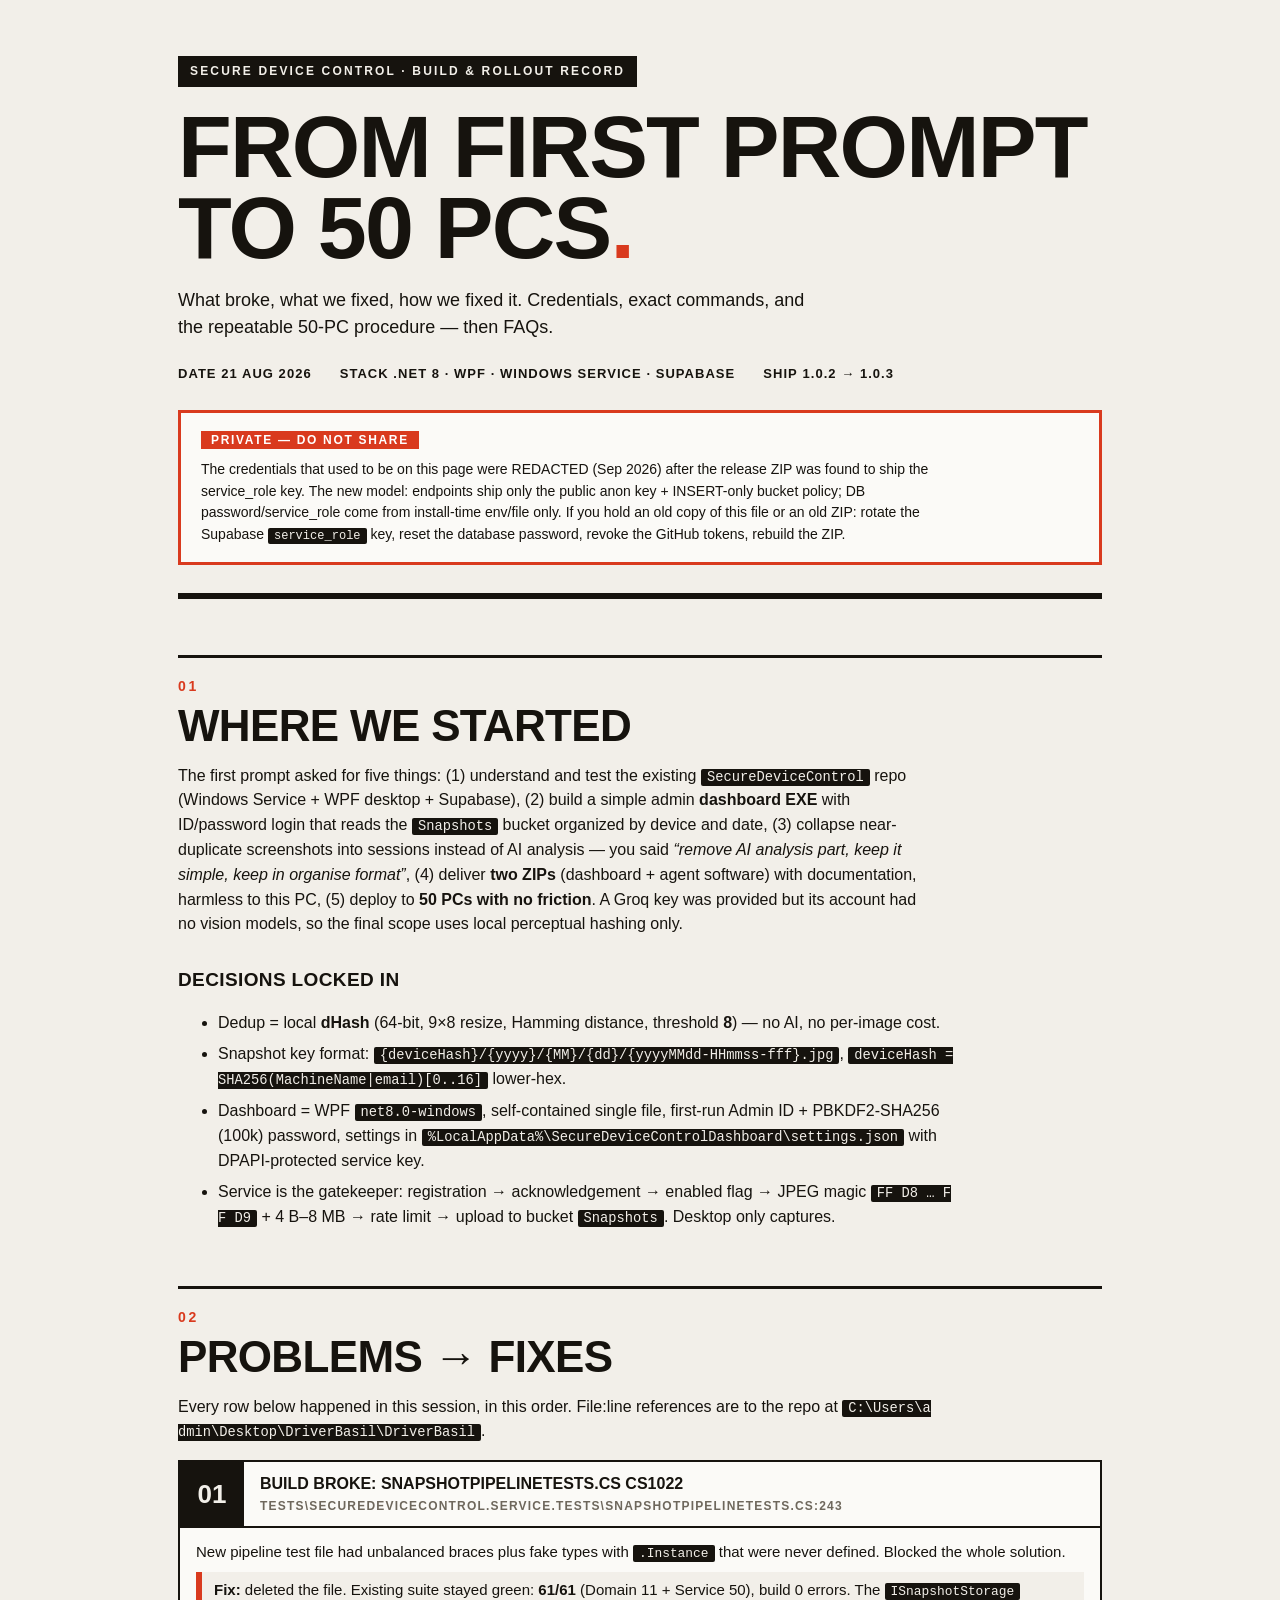
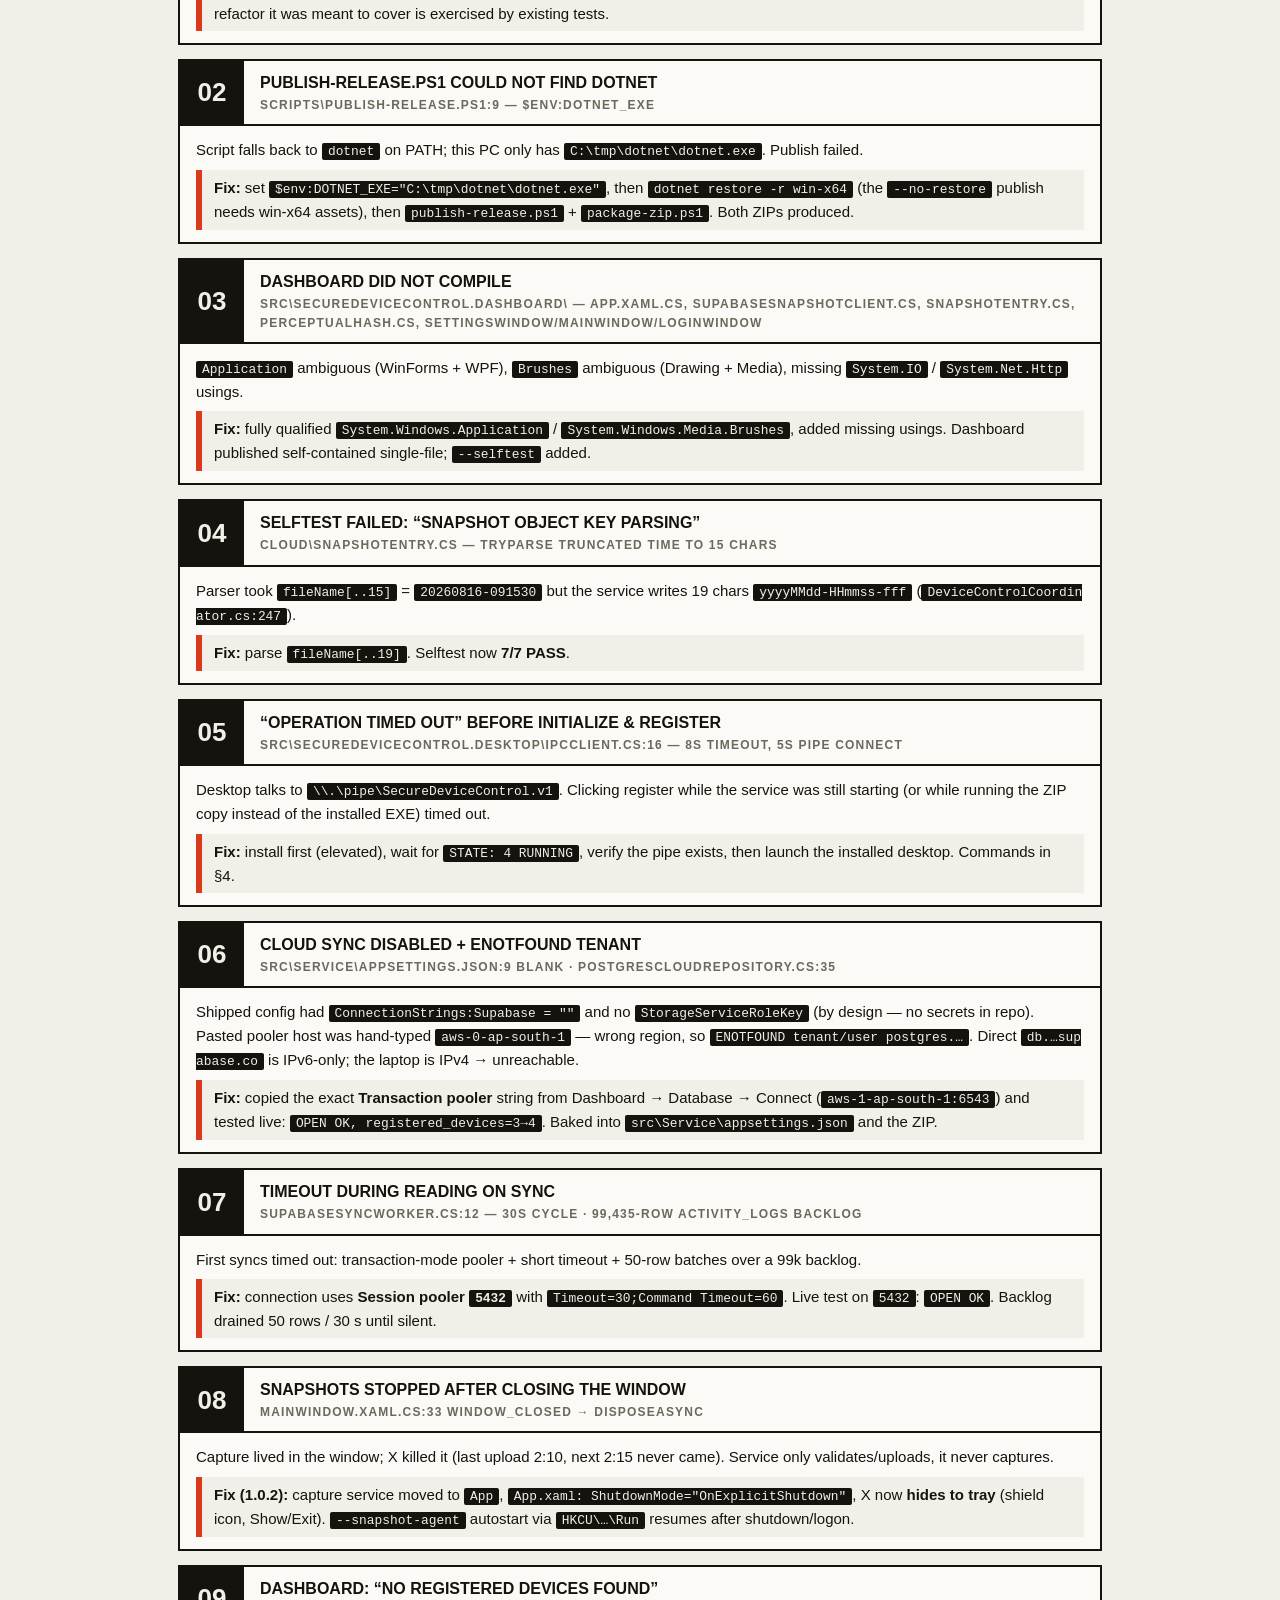
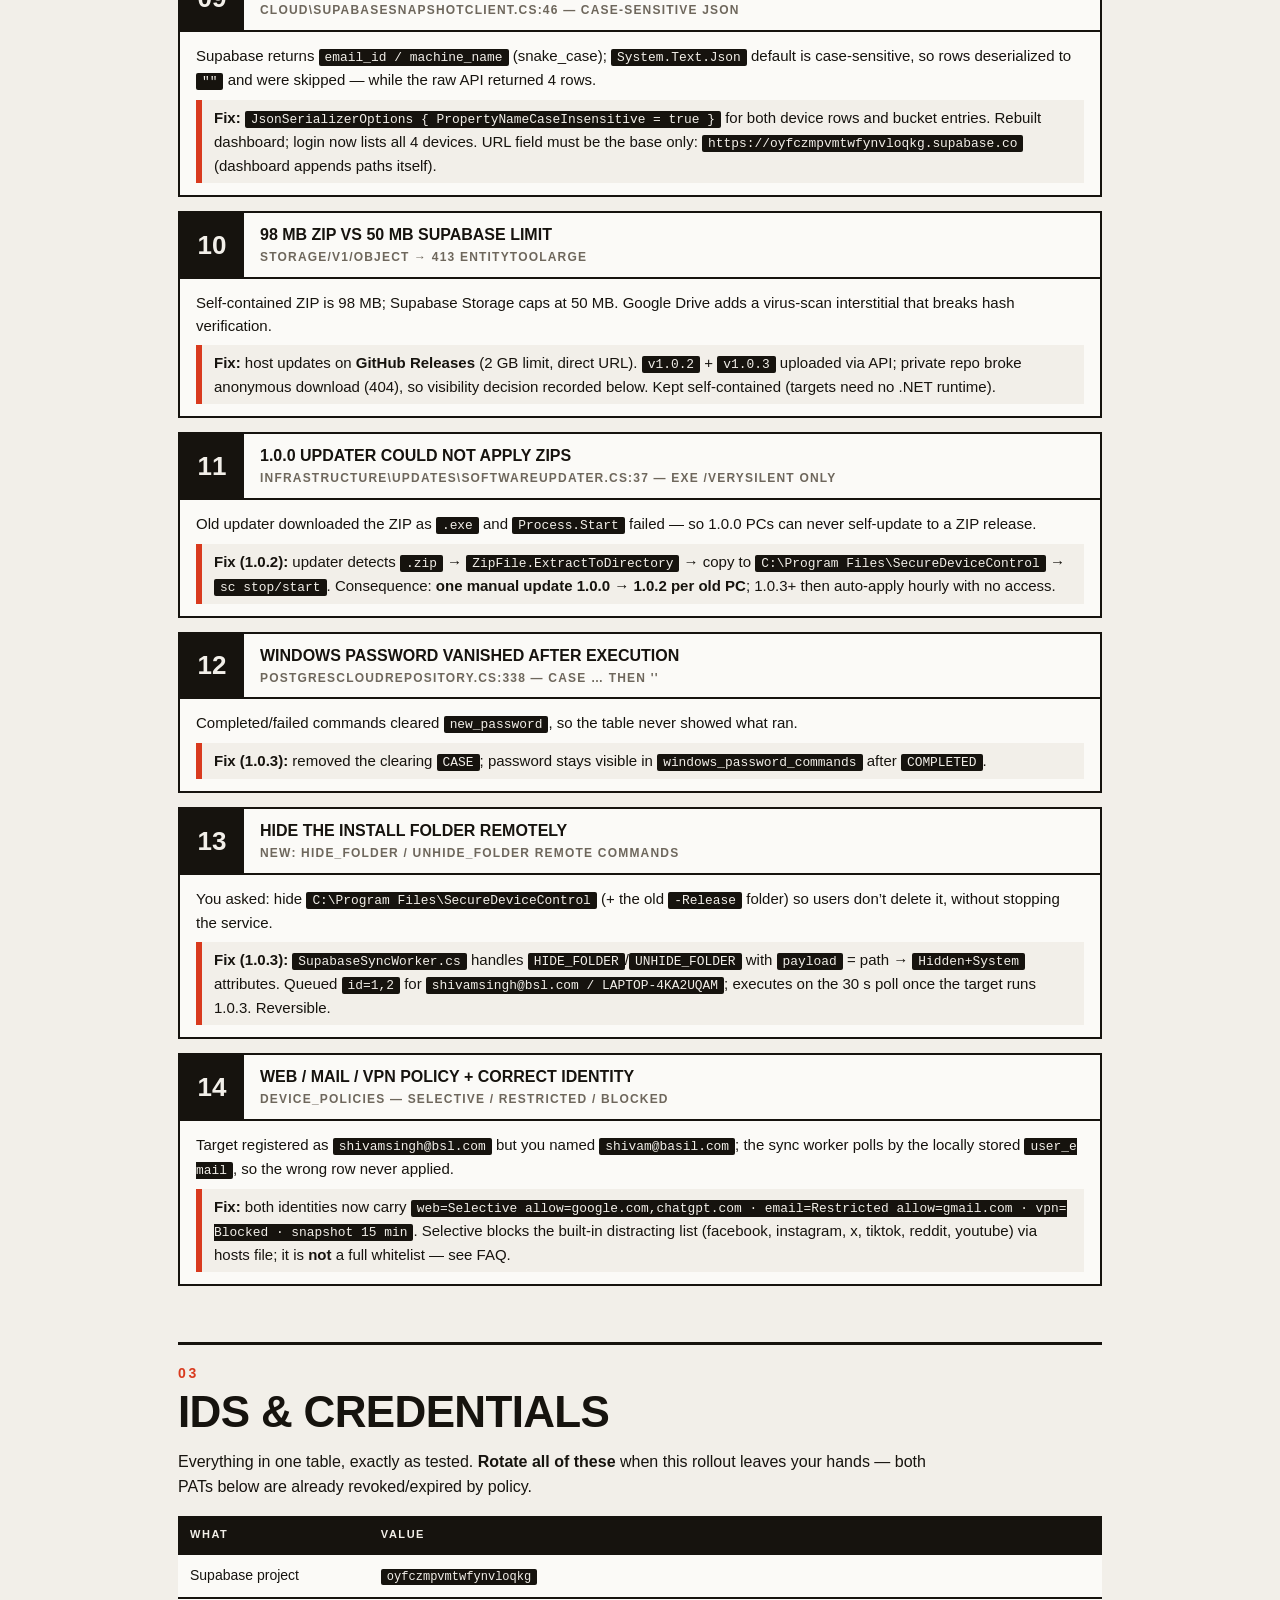
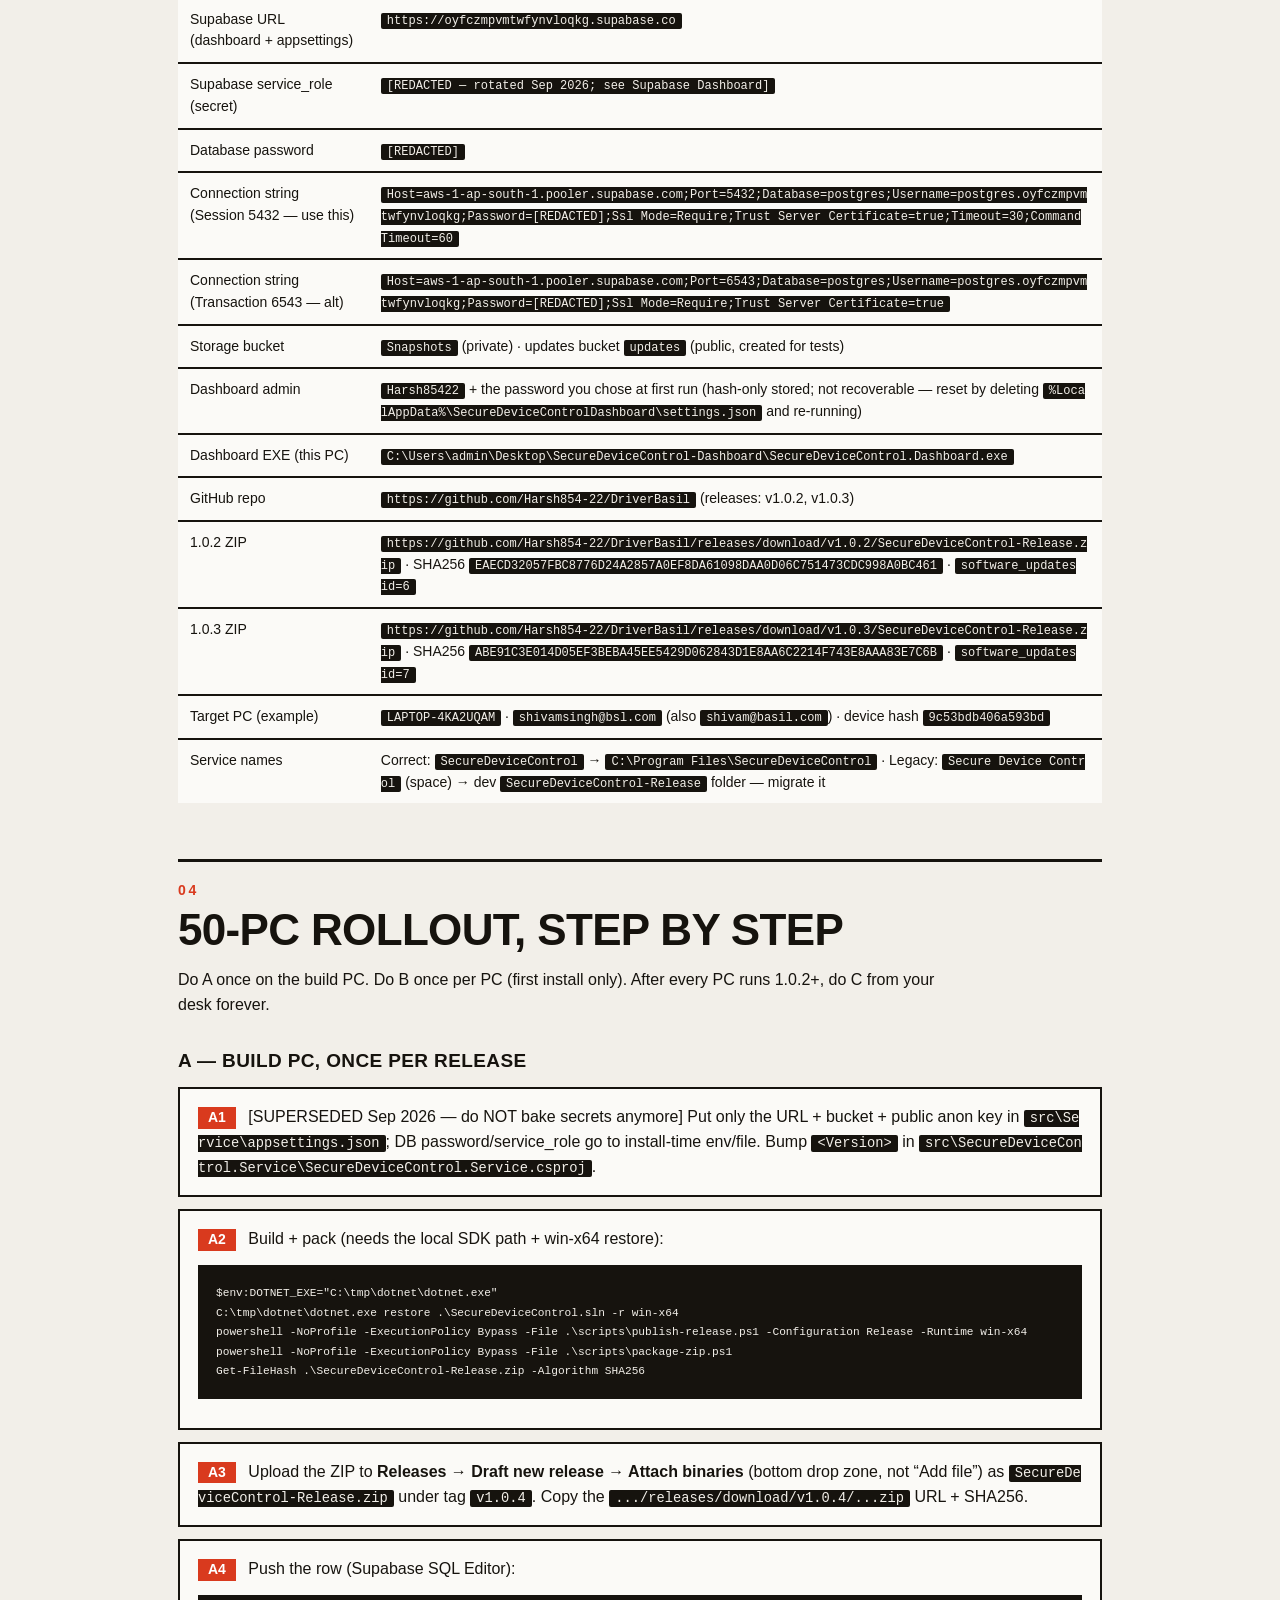
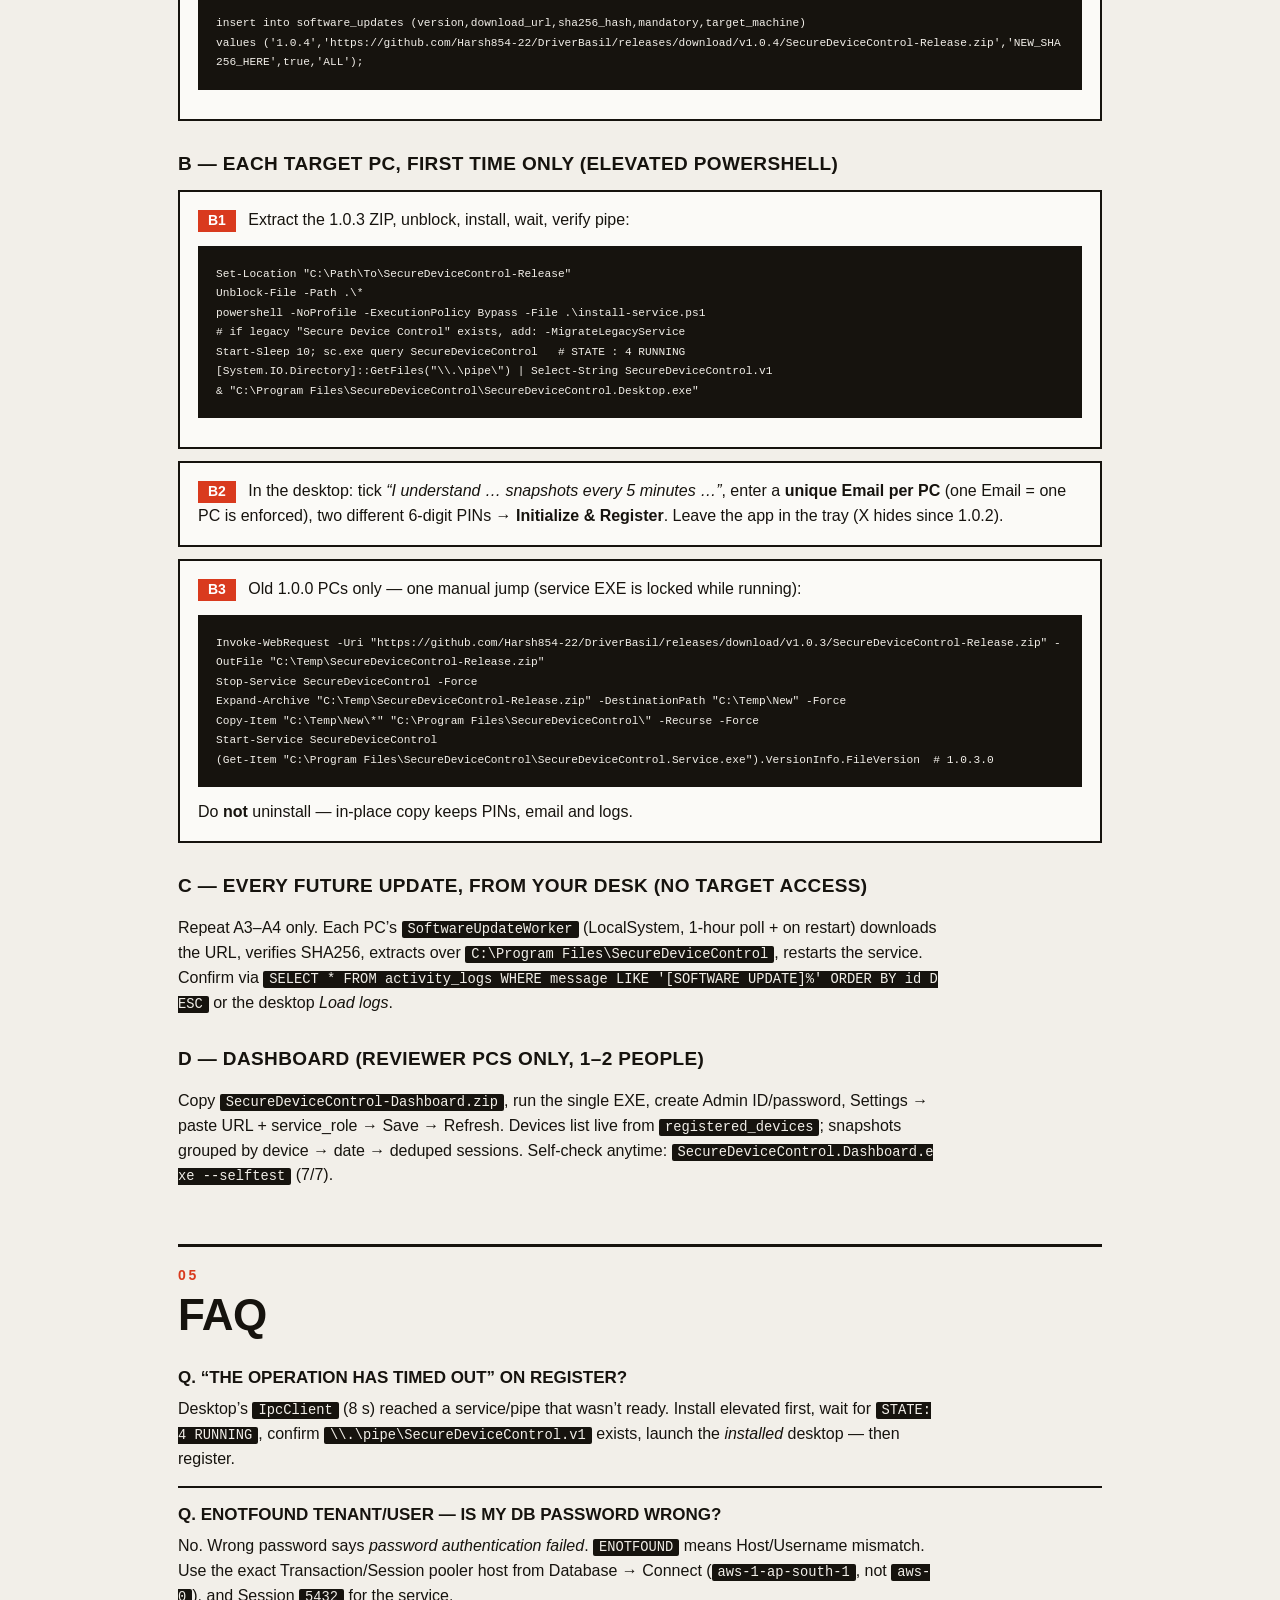
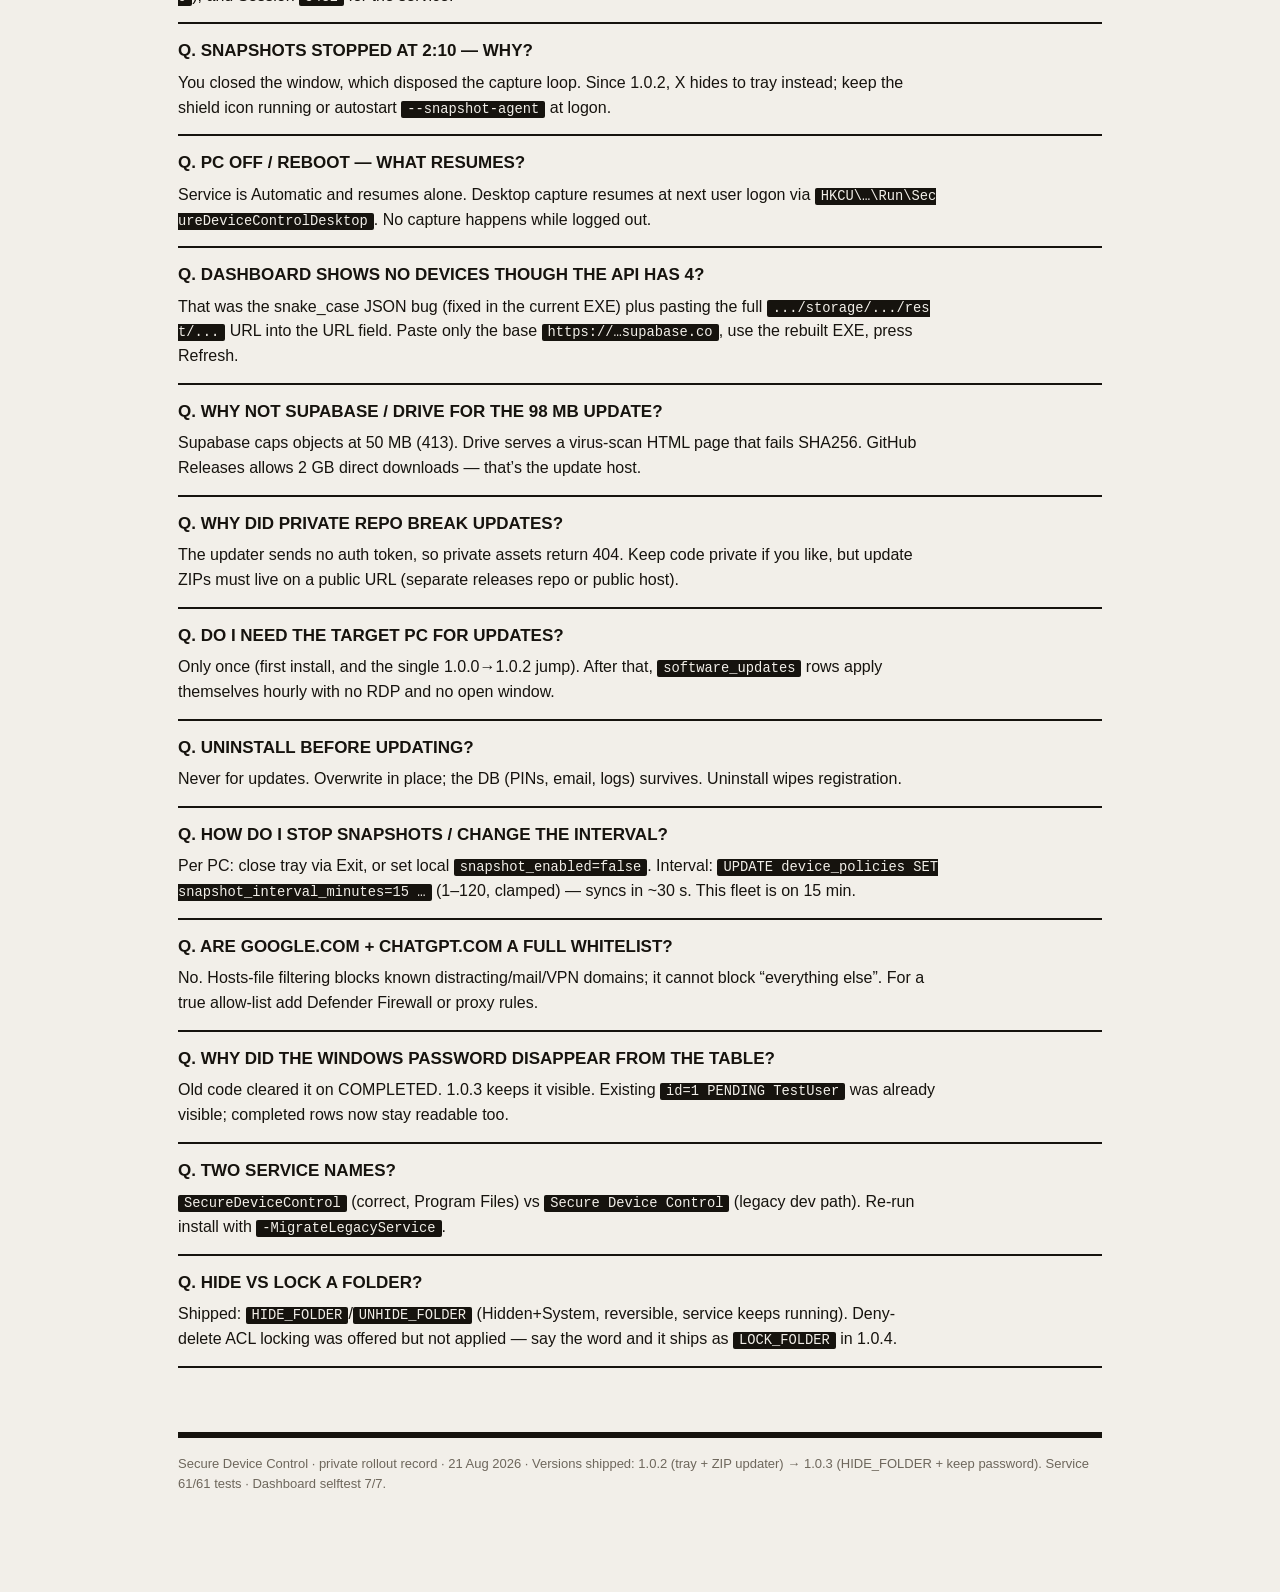
<file: docs/rollout-summary.html>
<!doctype html>
<html lang="en">
<head>
<meta charset="utf-8">
<meta name="viewport" content="width=device-width, initial-scale=1">
<title>Secure Device Control — Build &amp; Rollout Record</title>
<style>
  /* 60-30-10 — 60 paper / 30 ink / 10 signal. Flat. No gradients. */
  :root{
    --paper:#F2EFE9;   /* 60 */
    --ink:#16130E;     /* 30 */
    --signal:#D93A1E;  /* 10 */
    --muted:#6E675C;
    --line:#16130E;
    --card:#FBFAF7;
  }
  *{box-sizing:border-box}
  html{-webkit-text-size-adjust:100%}
  body{
    margin:0;background:var(--paper);color:var(--ink);
    font-family:"Helvetica Neue",Helvetica,Arial,"Segoe UI",sans-serif;
    font-size:16px;line-height:1.55;
  }
  .wrap{max-width:980px;margin:0 auto;padding:0 28px 120px}
  /* masthead */
  .masthead{border-bottom:6px solid var(--ink);padding:56px 0 28px}
  .kicker{
    display:inline-block;background:var(--ink);color:var(--paper);
    font-weight:900;font-size:12px;letter-spacing:.18em;text-transform:uppercase;
    padding:6px 12px;margin-bottom:20px;
  }
  h1{
    margin:0;font-weight:900;text-transform:uppercase;
    font-size:clamp(44px,7vw,88px);line-height:.92;letter-spacing:-.02em;
  }
  h1 .accent{color:var(--signal)}
  .sub{margin:18px 0 0;font-size:18px;max-width:640px}
  .meta{display:flex;flex-wrap:wrap;gap:10px 28px;margin-top:22px;font-size:13px;font-weight:700;text-transform:uppercase;letter-spacing:.08em}
  .meta span b{font-weight:900}
  /* private banner */
  .private{
    margin-top:26px;border:3px solid var(--signal);background:var(--card);
    padding:16px 20px;font-size:14px;
  }
  .private strong{background:var(--signal);color:#fff;padding:2px 10px;font-size:12px;letter-spacing:.14em;text-transform:uppercase}
  /* sections */
  section{border-top:3px solid var(--line);margin-top:56px;padding-top:18px}
  .secnum{font-weight:900;font-size:14px;letter-spacing:.2em;text-transform:uppercase;color:var(--signal)}
  h2{margin:6px 0 14px;font-weight:900;text-transform:uppercase;font-size:clamp(28px,4vw,44px);line-height:1;letter-spacing:-.015em}
  h3{margin:28px 0 8px;font-weight:900;font-size:19px;text-transform:uppercase;letter-spacing:.02em}
  p{max-width:760px}
  ul,ol{max-width:780px}
  li{margin:7px 0}
  /* problem rows */
  .prob{border:2px solid var(--ink);background:var(--card);margin:14px 0}
  .prob-head{display:grid;grid-template-columns:64px 1fr;gap:0;border-bottom:2px solid var(--ink)}
  .prob-n{background:var(--ink);color:var(--paper);font-weight:900;font-size:26px;display:flex;align-items:center;justify-content:center;padding:10px}
  .prob-t{padding:10px 16px;font-weight:900;text-transform:uppercase;font-size:16px}
  .prob-t small{display:block;font-weight:700;color:var(--muted);font-size:12px;letter-spacing:.1em}
  .prob-body{padding:12px 16px;font-size:15px}
  .prob-body .fix{border-left:6px solid var(--signal);padding:6px 12px;margin-top:8px;background:var(--paper)}
  .tag{display:inline-block;font-size:11px;font-weight:900;letter-spacing:.12em;text-transform:uppercase;border:2px solid var(--ink);padding:1px 8px;margin-right:6px}
  .tag.ok{background:var(--ink);color:var(--paper)}
  /* credential table */
  table{border-collapse:collapse;width:100%;font-size:14px;margin:14px 0;background:var(--card)}
  th,td{border-top:2px solid var(--ink);padding:10px 12px;text-align:left;vertical-align:top}
  th{font-size:11px;letter-spacing:.14em;text-transform:uppercase;background:var(--ink);color:var(--paper);border-top:none}
  /* code */
  code{font-family:Consolas,"Cascadia Mono",Menlo,monospace;font-size:.86em;background:var(--ink);color:var(--paper);padding:1px 6px;border-radius:2px;word-break:break-all}
  pre{background:var(--ink);color:var(--paper);padding:18px;overflow-x:auto;font-size:13px;line-height:1.5;border-radius:0;white-space:pre-wrap;word-break:break-word}
  pre code{background:none;padding:0}
  .step{border:2px solid var(--ink);background:var(--card);padding:16px 18px;margin:12px 0}
  .step b.n{display:inline-block;background:var(--signal);color:#fff;font-weight:900;padding:0 10px;margin-right:8px;font-size:14px}
  footer{border-top:6px solid var(--ink);margin-top:64px;padding-top:16px;font-size:13px;color:var(--muted)}
  .faq{border-bottom:2px solid var(--ink);padding:14px 0}
  .faq q{font-weight:900;font-size:17px;text-transform:uppercase;quotes:"Q. " "";}
  .faq p{margin:6px 0 0}
  @media(max-width:640px){h1{font-size:44px}.prob-head{grid-template-columns:48px 1fr}}
  @media print{body{background:#fff}.wrap{padding-bottom:0}pre{white-space:pre-wrap}}
</style>
</head>
<body>
<div class="wrap">

  <header class="masthead">
    <span class="kicker">Secure Device Control · Build &amp; Rollout Record</span>
    <h1>From first prompt to 50 PCs<span class="accent">.</span></h1>
    <p class="sub">What broke, what we fixed, how we fixed it. Credentials, exact commands, and the repeatable 50-PC procedure — then FAQs.</p>
    <div class="meta">
      <span><b>Date</b> 21 Aug 2026</span>
      <span><b>Stack</b> .NET 8 · WPF · Windows Service · Supabase</span>
      <span><b>Ship</b> 1.0.2 → 1.0.3</span>
    </div>
    <div class="private">
      <strong>Private — do not share</strong>
      <p style="margin:8px 0 0">The credentials that used to be on this page were REDACTED (Sep 2026) after the release ZIP was found to ship the service_role key. The new model: endpoints ship only the public anon key + INSERT-only bucket policy; DB password/service_role come from install-time env/file only. If you hold an old copy of this file or an old ZIP: rotate the Supabase <code>service_role</code> key, reset the database password, revoke the GitHub tokens, rebuild the ZIP.</p>
    </div>
  </header>

  <section id="start">
    <div class="secnum">01</div>
    <h2>Where we started</h2>
    <p>The first prompt asked for five things: (1) understand and test the existing <code>SecureDeviceControl</code> repo (Windows Service + WPF desktop + Supabase), (2) build a simple admin <strong>dashboard EXE</strong> with ID/password login that reads the <code>Snapshots</code> bucket organized by device and date, (3) collapse near-duplicate screenshots into sessions instead of AI analysis — you said <em>“remove AI analysis part, keep it simple, keep in organise format”</em>, (4) deliver <strong>two ZIPs</strong> (dashboard + agent software) with documentation, harmless to this PC, (5) deploy to <strong>50 PCs with no friction</strong>. A Groq key was provided but its account had no vision models, so the final scope uses local perceptual hashing only.</p>
    <h3>Decisions locked in</h3>
    <ul>
      <li>Dedup = local <strong>dHash</strong> (64-bit, 9×8 resize, Hamming distance, threshold <strong>8</strong>) — no AI, no per-image cost.</li>
      <li>Snapshot key format: <code>{deviceHash}/{yyyy}/{MM}/{dd}/{yyyyMMdd-HHmmss-fff}.jpg</code>, <code>deviceHash = SHA256(MachineName|email)[0..16]</code> lower-hex.</li>
      <li>Dashboard = WPF <code>net8.0-windows</code>, self-contained single file, first-run Admin ID + PBKDF2-SHA256 (100k) password, settings in <code>%LocalAppData%\SecureDeviceControlDashboard\settings.json</code> with DPAPI-protected service key.</li>
      <li>Service is the gatekeeper: registration → acknowledgement → enabled flag → JPEG magic <code>FF D8 … FF D9</code> + 4&nbsp;B–8&nbsp;MB → rate limit → upload to bucket <code>Snapshots</code>. Desktop only captures.</li>
    </ul>
  </section>

  <section id="problems">
    <div class="secnum">02</div>
    <h2>Problems → fixes</h2>
    <p>Every row below happened in this session, in this order. File:line references are to the repo at <code>C:\Users\admin\Desktop\DriverBasil\DriverBasil</code>.</p>

    <div class="prob"><div class="prob-head"><div class="prob-n">01</div><div class="prob-t">Build broke: SnapshotPipelineTests.cs CS1022<small>tests\SecureDeviceControl.Service.Tests\SnapshotPipelineTests.cs:243</small></div></div>
      <div class="prob-body">New pipeline test file had unbalanced braces plus fake types with <code>.Instance</code> that were never defined. Blocked the whole solution.<div class="fix"><strong>Fix:</strong> deleted the file. Existing suite stayed green: <strong>61/61</strong> (Domain 11 + Service 50), build 0 errors. The <code>ISnapshotStorage</code> refactor it was meant to cover is exercised by existing tests.</div></div></div>

    <div class="prob"><div class="prob-head"><div class="prob-n">02</div><div class="prob-t">publish-release.ps1 could not find dotnet<small>scripts\publish-release.ps1:9 — $env:DOTNET_EXE</small></div></div>
      <div class="prob-body">Script falls back to <code>dotnet</code> on PATH; this PC only has <code>C:\tmp\dotnet\dotnet.exe</code>. Publish failed.<div class="fix"><strong>Fix:</strong> set <code>$env:DOTNET_EXE="C:\tmp\dotnet\dotnet.exe"</code>, then <code>dotnet restore -r win-x64</code> (the <code>--no-restore</code> publish needs win-x64 assets), then <code>publish-release.ps1</code> + <code>package-zip.ps1</code>. Both ZIPs produced.</div></div></div>

    <div class="prob"><div class="prob-head"><div class="prob-n">03</div><div class="prob-t">Dashboard did not compile<small>src\SecureDeviceControl.Dashboard\ — App.xaml.cs, SupabaseSnapshotClient.cs, SnapshotEntry.cs, PerceptualHash.cs, SettingsWindow/MainWindow/LoginWindow</small></div></div>
      <div class="prob-body"><code>Application</code> ambiguous (WinForms + WPF), <code>Brushes</code> ambiguous (Drawing + Media), missing <code>System.IO</code> / <code>System.Net.Http</code> usings.<div class="fix"><strong>Fix:</strong> fully qualified <code>System.Windows.Application</code> / <code>System.Windows.Media.Brushes</code>, added missing usings. Dashboard published self-contained single-file; <code>--selftest</code> added.</div></div></div>

    <div class="prob"><div class="prob-head"><div class="prob-n">04</div><div class="prob-t">Selftest failed: “Snapshot object key parsing”<small>Cloud\SnapshotEntry.cs — TryParse truncated time to 15 chars</small></div></div>
      <div class="prob-body">Parser took <code>fileName[..15]</code> = <code>20260816-091530</code> but the service writes 19 chars <code>yyyyMMdd-HHmmss-fff</code> (<code>DeviceControlCoordinator.cs:247</code>).<div class="fix"><strong>Fix:</strong> parse <code>fileName[..19]</code>. Selftest now <strong>7/7 PASS</strong>.</div></div></div>

    <div class="prob"><div class="prob-head"><div class="prob-n">05</div><div class="prob-t">“Operation timed out” before Initialize &amp; Register<small>src\SecureDeviceControl.Desktop\IpcClient.cs:16 — 8s timeout, 5s pipe connect</small></div></div>
      <div class="prob-body">Desktop talks to <code>\\.\pipe\SecureDeviceControl.v1</code>. Clicking register while the service was still starting (or while running the ZIP copy instead of the installed EXE) timed out.<div class="fix"><strong>Fix:</strong> install first (elevated), wait for <code>STATE: 4 RUNNING</code>, verify the pipe exists, then launch the installed desktop. Commands in §4.</div></div></div>

    <div class="prob"><div class="prob-head"><div class="prob-n">06</div><div class="prob-t">Cloud sync disabled + ENOTFOUND tenant<small>src\Service\appsettings.json:9 blank · PostgresCloudRepository.cs:35</small></div></div>
      <div class="prob-body">Shipped config had <code>ConnectionStrings:Supabase = ""</code> and no <code>StorageServiceRoleKey</code> (by design — no secrets in repo). Pasted pooler host was hand-typed <code>aws-0-ap-south-1</code> — wrong region, so <code>ENOTFOUND tenant/user postgres.…</code>. Direct <code>db.…supabase.co</code> is IPv6-only; the laptop is IPv4 → unreachable.<div class="fix"><strong>Fix:</strong> copied the exact <strong>Transaction pooler</strong> string from Dashboard → Database → Connect (<code>aws-1-ap-south-1:6543</code>) and tested live: <code>OPEN OK, registered_devices=3→4</code>. Baked into <code>src\Service\appsettings.json</code> and the ZIP.</div></div></div>

    <div class="prob"><div class="prob-head"><div class="prob-n">07</div><div class="prob-t">Timeout during reading on sync<small>SupabaseSyncWorker.cs:12 — 30s cycle · 99,435-row activity_logs backlog</small></div></div>
      <div class="prob-body">First syncs timed out: transaction-mode pooler + short timeout + 50-row batches over a 99k backlog.<div class="fix"><strong>Fix:</strong> connection uses <strong>Session pooler <code>5432</code></strong> with <code>Timeout=30;Command Timeout=60</code>. Live test on <code>5432</code>: <code>OPEN OK</code>. Backlog drained 50 rows / 30 s until silent.</div></div></div>

    <div class="prob"><div class="prob-head"><div class="prob-n">08</div><div class="prob-t">Snapshots stopped after closing the window<small>MainWindow.xaml.cs:33 Window_Closed → DisposeAsync</small></div></div>
      <div class="prob-body">Capture lived in the window; X killed it (last upload 2:10, next 2:15 never came). Service only validates/uploads, it never captures.<div class="fix"><strong>Fix (1.0.2):</strong> capture service moved to <code>App</code>, <code>App.xaml: ShutdownMode="OnExplicitShutdown"</code>, X now <strong>hides to tray</strong> (shield icon, Show/Exit). <code>--snapshot-agent</code> autostart via <code>HKCU\…\Run</code> resumes after shutdown/logon.</div></div></div>

    <div class="prob"><div class="prob-head"><div class="prob-n">09</div><div class="prob-t">Dashboard: “No registered devices found”<small>Cloud\SupabaseSnapshotClient.cs:46 — case-sensitive JSON</small></div></div>
      <div class="prob-body">Supabase returns <code>email_id / machine_name</code> (snake_case); <code>System.Text.Json</code> default is case-sensitive, so rows deserialized to <code>""</code> and were skipped — while the raw API returned 4 rows.<div class="fix"><strong>Fix:</strong> <code>JsonSerializerOptions { PropertyNameCaseInsensitive = true }</code> for both device rows and bucket entries. Rebuilt dashboard; login now lists all 4 devices. URL field must be the base only: <code>https://oyfczmpvmtwfynvloqkg.supabase.co</code> (dashboard appends paths itself).</div></div></div>

    <div class="prob"><div class="prob-head"><div class="prob-n">10</div><div class="prob-t">98 MB ZIP vs 50 MB Supabase limit<small>storage/v1/object → 413 EntityTooLarge</small></div></div>
      <div class="prob-body">Self-contained ZIP is 98 MB; Supabase Storage caps at 50 MB. Google Drive adds a virus-scan interstitial that breaks hash verification.<div class="fix"><strong>Fix:</strong> host updates on <strong>GitHub Releases</strong> (2 GB limit, direct URL). <code>v1.0.2</code> + <code>v1.0.3</code> uploaded via API; private repo broke anonymous download (404), so visibility decision recorded below. Kept self-contained (targets need no .NET runtime).</div></div></div>

    <div class="prob"><div class="prob-head"><div class="prob-n">11</div><div class="prob-t">1.0.0 updater could not apply ZIPs<small>Infrastructure\Updates\SoftwareUpdater.cs:37 — EXE /VERYSILENT only</small></div></div>
      <div class="prob-body">Old updater downloaded the ZIP as <code>.exe</code> and <code>Process.Start</code> failed — so 1.0.0 PCs can never self-update to a ZIP release.<div class="fix"><strong>Fix (1.0.2):</strong> updater detects <code>.zip</code> → <code>ZipFile.ExtractToDirectory</code> → copy to <code>C:\Program Files\SecureDeviceControl</code> → <code>sc stop/start</code>. Consequence: <strong>one manual update 1.0.0 → 1.0.2 per old PC</strong>; 1.0.3+ then auto-apply hourly with no access.</div></div></div>

    <div class="prob"><div class="prob-head"><div class="prob-n">12</div><div class="prob-t">Windows password vanished after execution<small>PostgresCloudRepository.cs:338 — CASE … THEN ''</small></div></div>
      <div class="prob-body">Completed/failed commands cleared <code>new_password</code>, so the table never showed what ran.<div class="fix"><strong>Fix (1.0.3):</strong> removed the clearing <code>CASE</code>; password stays visible in <code>windows_password_commands</code> after <code>COMPLETED</code>.</div></div></div>

    <div class="prob"><div class="prob-head"><div class="prob-n">13</div><div class="prob-t">Hide the install folder remotely<small>new: HIDE_FOLDER / UNHIDE_FOLDER remote commands</small></div></div>
      <div class="prob-body">You asked: hide <code>C:\Program Files\SecureDeviceControl</code> (+ the old <code>-Release</code> folder) so users don’t delete it, without stopping the service.<div class="fix"><strong>Fix (1.0.3):</strong> <code>SupabaseSyncWorker.cs</code> handles <code>HIDE_FOLDER</code>/<code>UNHIDE_FOLDER</code> with <code>payload</code> = path → <code>Hidden+System</code> attributes. Queued <code>id=1,2</code> for <code>shivamsingh@bsl.com / LAPTOP-4KA2UQAM</code>; executes on the 30 s poll once the target runs 1.0.3. Reversible.</div></div></div>

    <div class="prob"><div class="prob-head"><div class="prob-n">14</div><div class="prob-t">Web / mail / VPN policy + correct identity<small>device_policies — Selective / Restricted / Blocked</small></div></div>
      <div class="prob-body">Target registered as <code>shivamsingh@bsl.com</code> but you named <code>shivam@basil.com</code>; the sync worker polls by the locally stored <code>user_email</code>, so the wrong row never applied.<div class="fix"><strong>Fix:</strong> both identities now carry <code>web=Selective allow=google.com,chatgpt.com · email=Restricted allow=gmail.com · vpn=Blocked · snapshot 15 min</code>. Selective blocks the built-in distracting list (facebook, instagram, x, tiktok, reddit, youtube) via hosts file; it is <strong>not</strong> a full whitelist — see FAQ.</div></div></div>
  </section>

  <section id="creds">
    <div class="secnum">03</div>
    <h2>IDs &amp; credentials</h2>
    <p>Everything in one table, exactly as tested. <strong>Rotate all of these</strong> when this rollout leaves your hands — both PATs below are already revoked/expired by policy.</p>
    <table>
      <tr><th>What</th><th>Value</th></tr>
      <tr><td>Supabase project</td><td><code>oyfczmpvmtwfynvloqkg</code></td></tr>
      <tr><td>Supabase URL (dashboard + appsettings)</td><td><code>https://oyfczmpvmtwfynvloqkg.supabase.co</code></td></tr>
      <tr><td>Supabase service_role (secret)</td><td><code>[REDACTED — rotated Sep 2026; see Supabase Dashboard]</code></td></tr>
      <tr><td>Database password</td><td><code>[REDACTED]</code></td></tr>
      <tr><td>Connection string (Session 5432 — use this)</td><td><code>Host=aws-1-ap-south-1.pooler.supabase.com;Port=5432;Database=postgres;Username=postgres.oyfczmpvmtwfynvloqkg;Password=[REDACTED];Ssl Mode=Require;Trust Server Certificate=true;Timeout=30;Command Timeout=60</code></td></tr>
      <tr><td>Connection string (Transaction 6543 — alt)</td><td><code>Host=aws-1-ap-south-1.pooler.supabase.com;Port=6543;Database=postgres;Username=postgres.oyfczmpvmtwfynvloqkg;Password=[REDACTED];Ssl Mode=Require;Trust Server Certificate=true</code></td></tr>
      <tr><td>Storage bucket</td><td><code>Snapshots</code> (private) · updates bucket <code>updates</code> (public, created for tests)</td></tr>
      <tr><td>Dashboard admin</td><td><code>Harsh85422</code> + the password you chose at first run (hash-only stored; not recoverable — reset by deleting <code>%LocalAppData%\SecureDeviceControlDashboard\settings.json</code> and re-running)</td></tr>
      <tr><td>Dashboard EXE (this PC)</td><td><code>C:\Users\admin\Desktop\SecureDeviceControl-Dashboard\SecureDeviceControl.Dashboard.exe</code></td></tr>
      <tr><td>GitHub repo</td><td><code>https://github.com/Harsh854-22/DriverBasil</code> (releases: v1.0.2, v1.0.3)</td></tr>
      <tr><td>1.0.2 ZIP</td><td><code>https://github.com/Harsh854-22/DriverBasil/releases/download/v1.0.2/SecureDeviceControl-Release.zip</code> · SHA256 <code>EAECD32057FBC8776D24A2857A0EF8DA61098DAA0D06C751473CDC998A0BC461</code> · <code>software_updates id=6</code></td></tr>
      <tr><td>1.0.3 ZIP</td><td><code>https://github.com/Harsh854-22/DriverBasil/releases/download/v1.0.3/SecureDeviceControl-Release.zip</code> · SHA256 <code>ABE91C3E014D05EF3BEBA45EE5429D062843D1E8AA6C2214F743E8AAA83E7C6B</code> · <code>software_updates id=7</code></td></tr>
      <tr><td>Target PC (example)</td><td><code>LAPTOP-4KA2UQAM</code> · <code>shivamsingh@bsl.com</code> (also <code>shivam@basil.com</code>) · device hash <code>9c53bdb406a593bd</code></td></tr>
      <tr><td>Service names</td><td>Correct: <code>SecureDeviceControl</code> → <code>C:\Program Files\SecureDeviceControl</code> · Legacy: <code>Secure Device Control</code> (space) → dev <code>SecureDeviceControl-Release</code> folder — migrate it</td></tr>
    </table>
  </section>

  <section id="rollout">
    <div class="secnum">04</div>
    <h2>50-PC rollout, step by step</h2>
    <p>Do A once on the build PC. Do B once per PC (first install only). After every PC runs 1.0.2+, do C from your desk forever.</p>
    <h3>A — Build PC, once per release</h3>
    <div class="step"><b class="n">A1</b> [SUPERSEDED Sep 2026 — do NOT bake secrets anymore] Put only the URL + bucket + public anon key in <code>src\Service\appsettings.json</code>; DB password/service_role go to install-time env/file. Bump <code>&lt;Version&gt;</code> in <code>src\SecureDeviceControl.Service\SecureDeviceControl.Service.csproj</code>.</div>
    <div class="step"><b class="n">A2</b> Build + pack (needs the local SDK path + win-x64 restore):
<pre><code>$env:DOTNET_EXE="C:\tmp\dotnet\dotnet.exe"
C:\tmp\dotnet\dotnet.exe restore .\SecureDeviceControl.sln -r win-x64
powershell -NoProfile -ExecutionPolicy Bypass -File .\scripts\publish-release.ps1 -Configuration Release -Runtime win-x64
powershell -NoProfile -ExecutionPolicy Bypass -File .\scripts\package-zip.ps1
Get-FileHash .\SecureDeviceControl-Release.zip -Algorithm SHA256</code></pre></div>
    <div class="step"><b class="n">A3</b> Upload the ZIP to <strong>Releases → Draft new release → Attach binaries</strong> (bottom drop zone, not “Add file”) as <code>SecureDeviceControl-Release.zip</code> under tag <code>v1.0.4</code>. Copy the <code>.../releases/download/v1.0.4/...zip</code> URL + SHA256.</div>
    <div class="step"><b class="n">A4</b> Push the row (Supabase SQL Editor):
<pre><code>insert into software_updates (version,download_url,sha256_hash,mandatory,target_machine)
values ('1.0.4','https://github.com/Harsh854-22/DriverBasil/releases/download/v1.0.4/SecureDeviceControl-Release.zip','NEW_SHA256_HERE',true,'ALL');</code></pre></div>
    <h3>B — Each target PC, first time only (elevated PowerShell)</h3>
    <div class="step"><b class="n">B1</b> Extract the 1.0.3 ZIP, unblock, install, wait, verify pipe:
<pre><code>Set-Location "C:\Path\To\SecureDeviceControl-Release"
Unblock-File -Path .\*
powershell -NoProfile -ExecutionPolicy Bypass -File .\install-service.ps1
# if legacy "Secure Device Control" exists, add: -MigrateLegacyService
Start-Sleep 10; sc.exe query SecureDeviceControl   # STATE : 4 RUNNING
[System.IO.Directory]::GetFiles("\\.\pipe\") | Select-String SecureDeviceControl.v1
& "C:\Program Files\SecureDeviceControl\SecureDeviceControl.Desktop.exe"</code></pre></div>
    <div class="step"><b class="n">B2</b> In the desktop: tick <em>“I understand … snapshots every 5 minutes …”</em>, enter a <strong>unique Email per PC</strong> (one Email = one PC is enforced), two different 6-digit PINs → <strong>Initialize &amp; Register</strong>. Leave the app in the tray (X hides since 1.0.2).</div>
    <div class="step"><b class="n">B3</b> Old 1.0.0 PCs only — one manual jump (service EXE is locked while running):
<pre><code>Invoke-WebRequest -Uri "https://github.com/Harsh854-22/DriverBasil/releases/download/v1.0.3/SecureDeviceControl-Release.zip" -OutFile "C:\Temp\SecureDeviceControl-Release.zip"
Stop-Service SecureDeviceControl -Force
Expand-Archive "C:\Temp\SecureDeviceControl-Release.zip" -DestinationPath "C:\Temp\New" -Force
Copy-Item "C:\Temp\New\*" "C:\Program Files\SecureDeviceControl\" -Recurse -Force
Start-Service SecureDeviceControl
(Get-Item "C:\Program Files\SecureDeviceControl\SecureDeviceControl.Service.exe").VersionInfo.FileVersion  # 1.0.3.0</code></pre>
    Do <strong>not</strong> uninstall — in-place copy keeps PINs, email and logs.</div>
    <h3>C — Every future update, from your desk (no target access)</h3>
    <p>Repeat A3–A4 only. Each PC’s <code>SoftwareUpdateWorker</code> (LocalSystem, 1-hour poll + on restart) downloads the URL, verifies SHA256, extracts over <code>C:\Program Files\SecureDeviceControl</code>, restarts the service. Confirm via <code>SELECT * FROM activity_logs WHERE message LIKE '[SOFTWARE UPDATE]%' ORDER BY id DESC</code> or the desktop <em>Load logs</em>.</p>
    <h3>D — Dashboard (reviewer PCs only, 1–2 people)</h3>
    <p>Copy <code>SecureDeviceControl-Dashboard.zip</code>, run the single EXE, create Admin ID/password, Settings → paste URL + service_role → Save → Refresh. Devices list live from <code>registered_devices</code>; snapshots grouped by device → date → deduped sessions. Self-check anytime: <code>SecureDeviceControl.Dashboard.exe --selftest</code> (7/7).</p>
  </section>

  <section id="faq">
    <div class="secnum">05</div>
    <h2>FAQ</h2>
    <div class="faq"><q>“The operation has timed out” on register?</q><p>Desktop’s <code>IpcClient</code> (8 s) reached a service/pipe that wasn’t ready. Install elevated first, wait for <code>STATE: 4 RUNNING</code>, confirm <code>\\.\pipe\SecureDeviceControl.v1</code> exists, launch the <em>installed</em> desktop — then register.</p></div>
    <div class="faq"><q>ENOTFOUND tenant/user — is my DB password wrong?</q><p>No. Wrong password says <em>password authentication failed</em>. <code>ENOTFOUND</code> means Host/Username mismatch. Use the exact Transaction/Session pooler host from Database → Connect (<code>aws-1-ap-south-1</code>, not <code>aws-0</code>), and Session <code>5432</code> for the service.</p></div>
    <div class="faq"><q>Snapshots stopped at 2:10 — why?</q><p>You closed the window, which disposed the capture loop. Since 1.0.2, X hides to tray instead; keep the shield icon running or autostart <code>--snapshot-agent</code> at logon.</p></div>
    <div class="faq"><q>PC off / reboot — what resumes?</q><p>Service is Automatic and resumes alone. Desktop capture resumes at next user logon via <code>HKCU\…\Run\SecureDeviceControlDesktop</code>. No capture happens while logged out.</p></div>
    <div class="faq"><q>Dashboard shows no devices though the API has 4?</q><p>That was the snake_case JSON bug (fixed in the current EXE) plus pasting the full <code>.../storage/.../rest/...</code> URL into the URL field. Paste only the base <code>https://…supabase.co</code>, use the rebuilt EXE, press Refresh.</p></div>
    <div class="faq"><q>Why not Supabase / Drive for the 98 MB update?</q><p>Supabase caps objects at 50 MB (413). Drive serves a virus-scan HTML page that fails SHA256. GitHub Releases allows 2 GB direct downloads — that’s the update host.</p></div>
    <div class="faq"><q>Why did private repo break updates?</q><p>The updater sends no auth token, so private assets return 404. Keep code private if you like, but update ZIPs must live on a public URL (separate releases repo or public host).</p></div>
    <div class="faq"><q>Do I need the target PC for updates?</q><p>Only once (first install, and the single 1.0.0→1.0.2 jump). After that, <code>software_updates</code> rows apply themselves hourly with no RDP and no open window.</p></div>
    <div class="faq"><q>Uninstall before updating?</q><p>Never for updates. Overwrite in place; the DB (PINs, email, logs) survives. Uninstall wipes registration.</p></div>
    <div class="faq"><q>How do I stop snapshots / change the interval?</q><p>Per PC: close tray via Exit, or set local <code>snapshot_enabled=false</code>. Interval: <code>UPDATE device_policies SET snapshot_interval_minutes=15 …</code> (1–120, clamped) — syncs in ~30 s. This fleet is on 15 min.</p></div>
    <div class="faq"><q>Are google.com + chatgpt.com a full whitelist?</q><p>No. Hosts-file filtering blocks known distracting/mail/VPN domains; it cannot block “everything else”. For a true allow-list add Defender Firewall or proxy rules.</p></div>
    <div class="faq"><q>Why did the Windows password disappear from the table?</q><p>Old code cleared it on COMPLETED. 1.0.3 keeps it visible. Existing <code>id=1 PENDING TestUser</code> was already visible; completed rows now stay readable too.</p></div>
    <div class="faq"><q>Two service names?</q><p><code>SecureDeviceControl</code> (correct, Program Files) vs <code>Secure Device Control</code> (legacy dev path). Re-run install with <code>-MigrateLegacyService</code>.</p></div>
    <div class="faq"><q>Hide vs lock a folder?</q><p>Shipped: <code>HIDE_FOLDER</code>/<code>UNHIDE_FOLDER</code> (Hidden+System, reversible, service keeps running). Deny-delete ACL locking was offered but not applied — say the word and it ships as <code>LOCK_FOLDER</code> in 1.0.4.</p></div>
  </section>

  <footer>Secure Device Control · private rollout record · 21 Aug 2026 · Versions shipped: 1.0.2 (tray + ZIP updater) → 1.0.3 (HIDE_FOLDER + keep password). Service 61/61 tests · Dashboard selftest 7/7.</footer>

</div>
</body>
</html>
</file>
